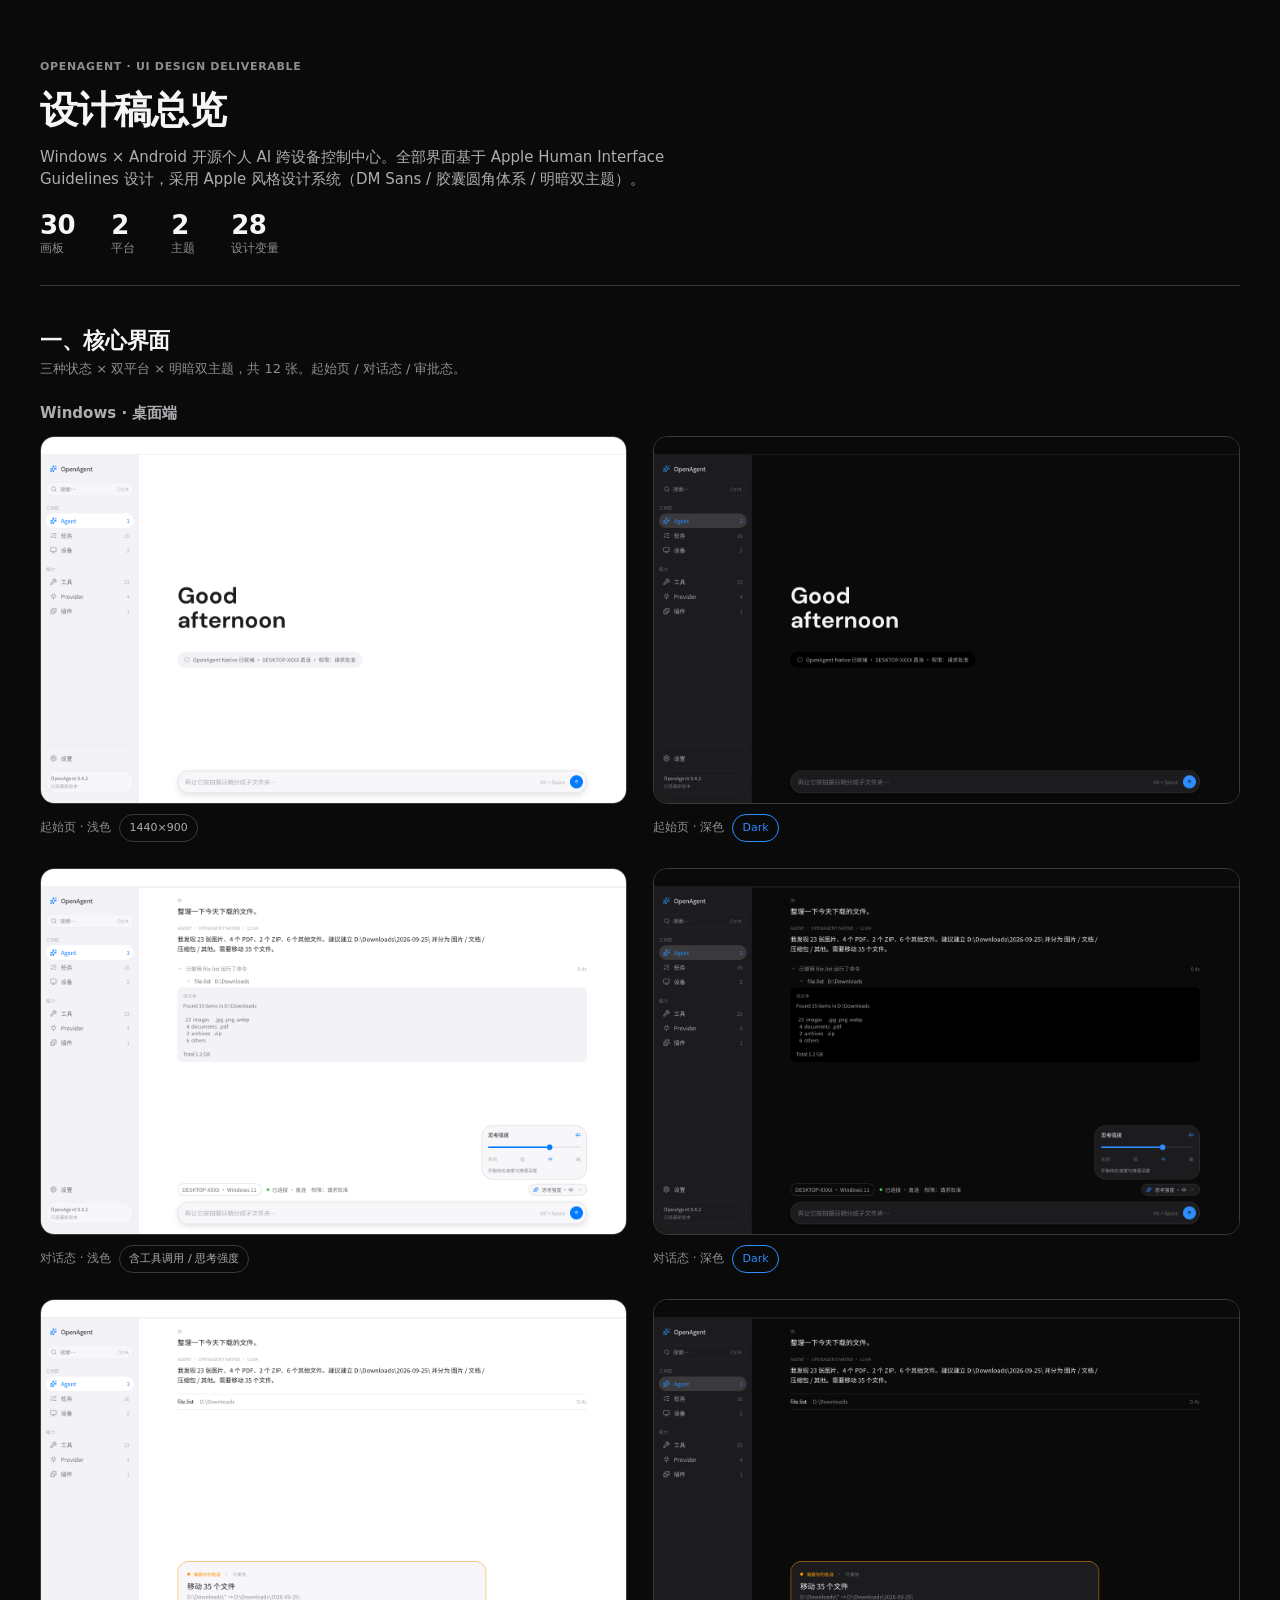
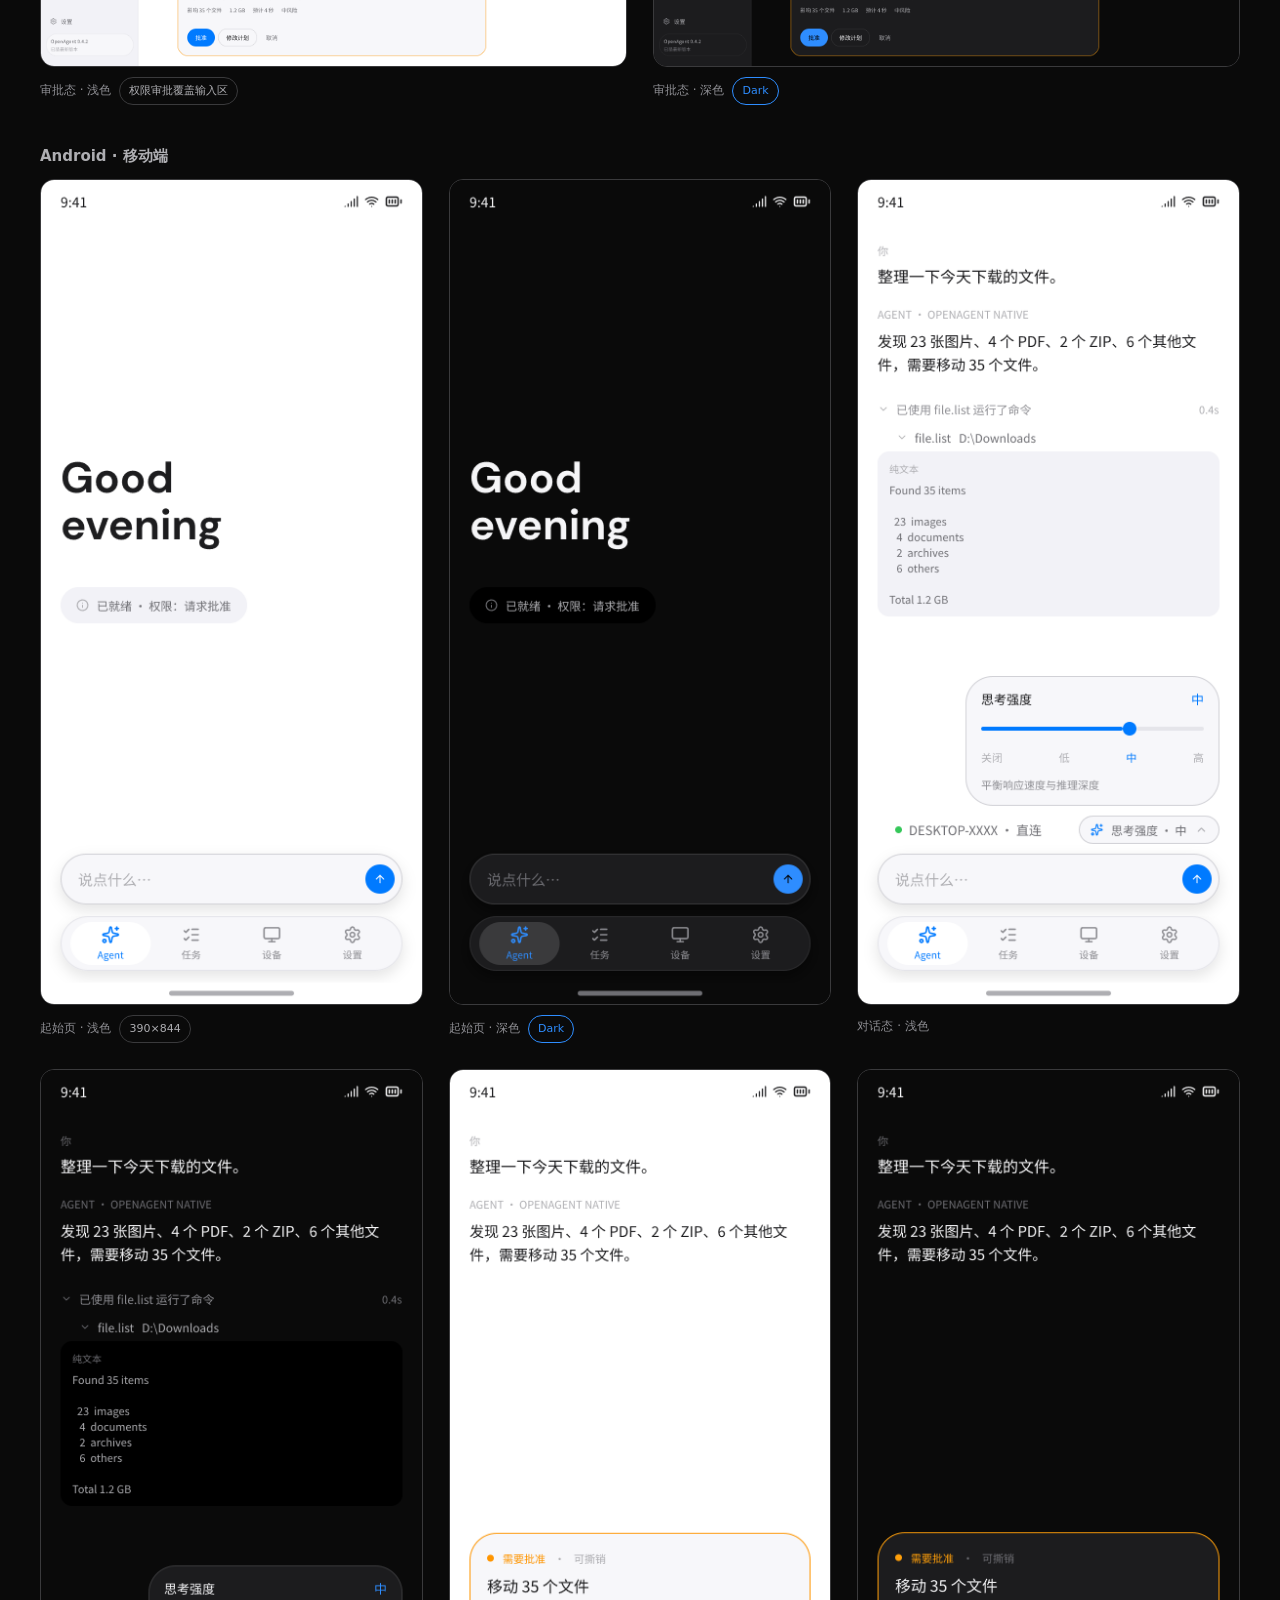
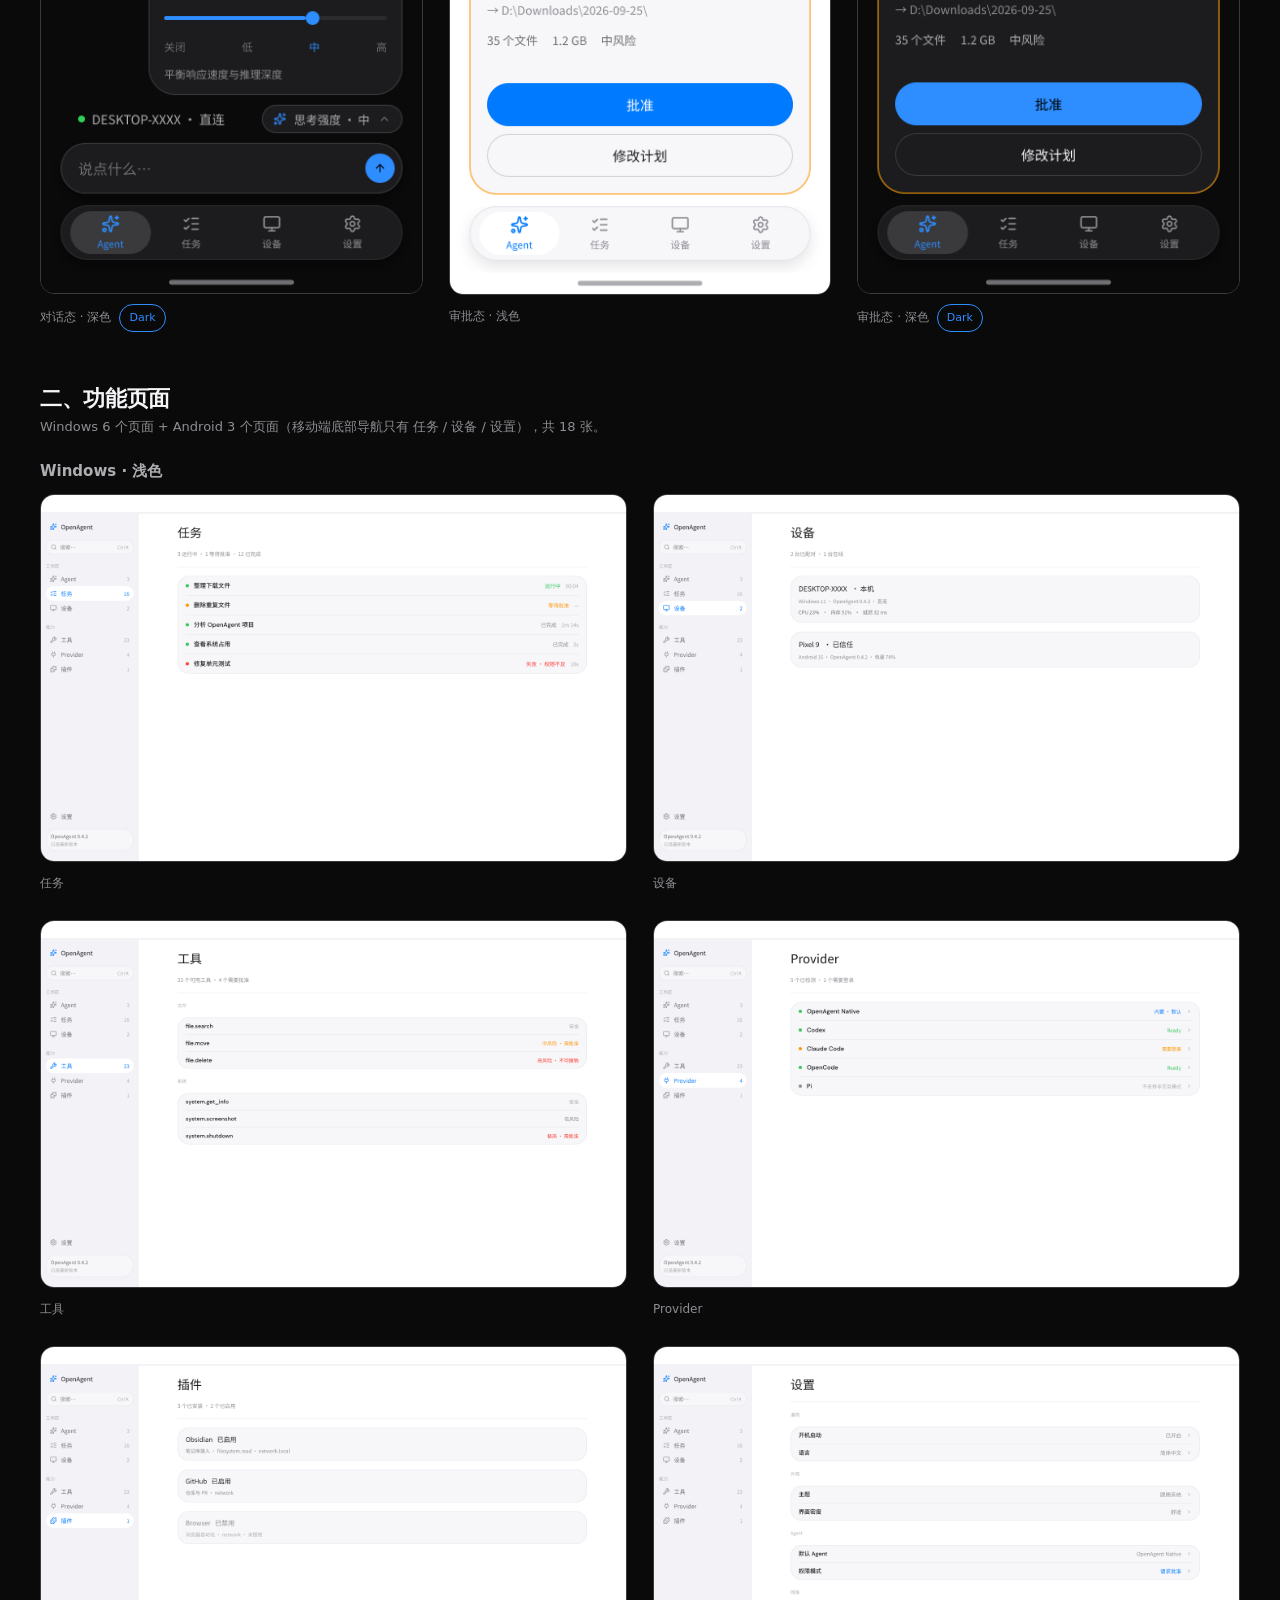
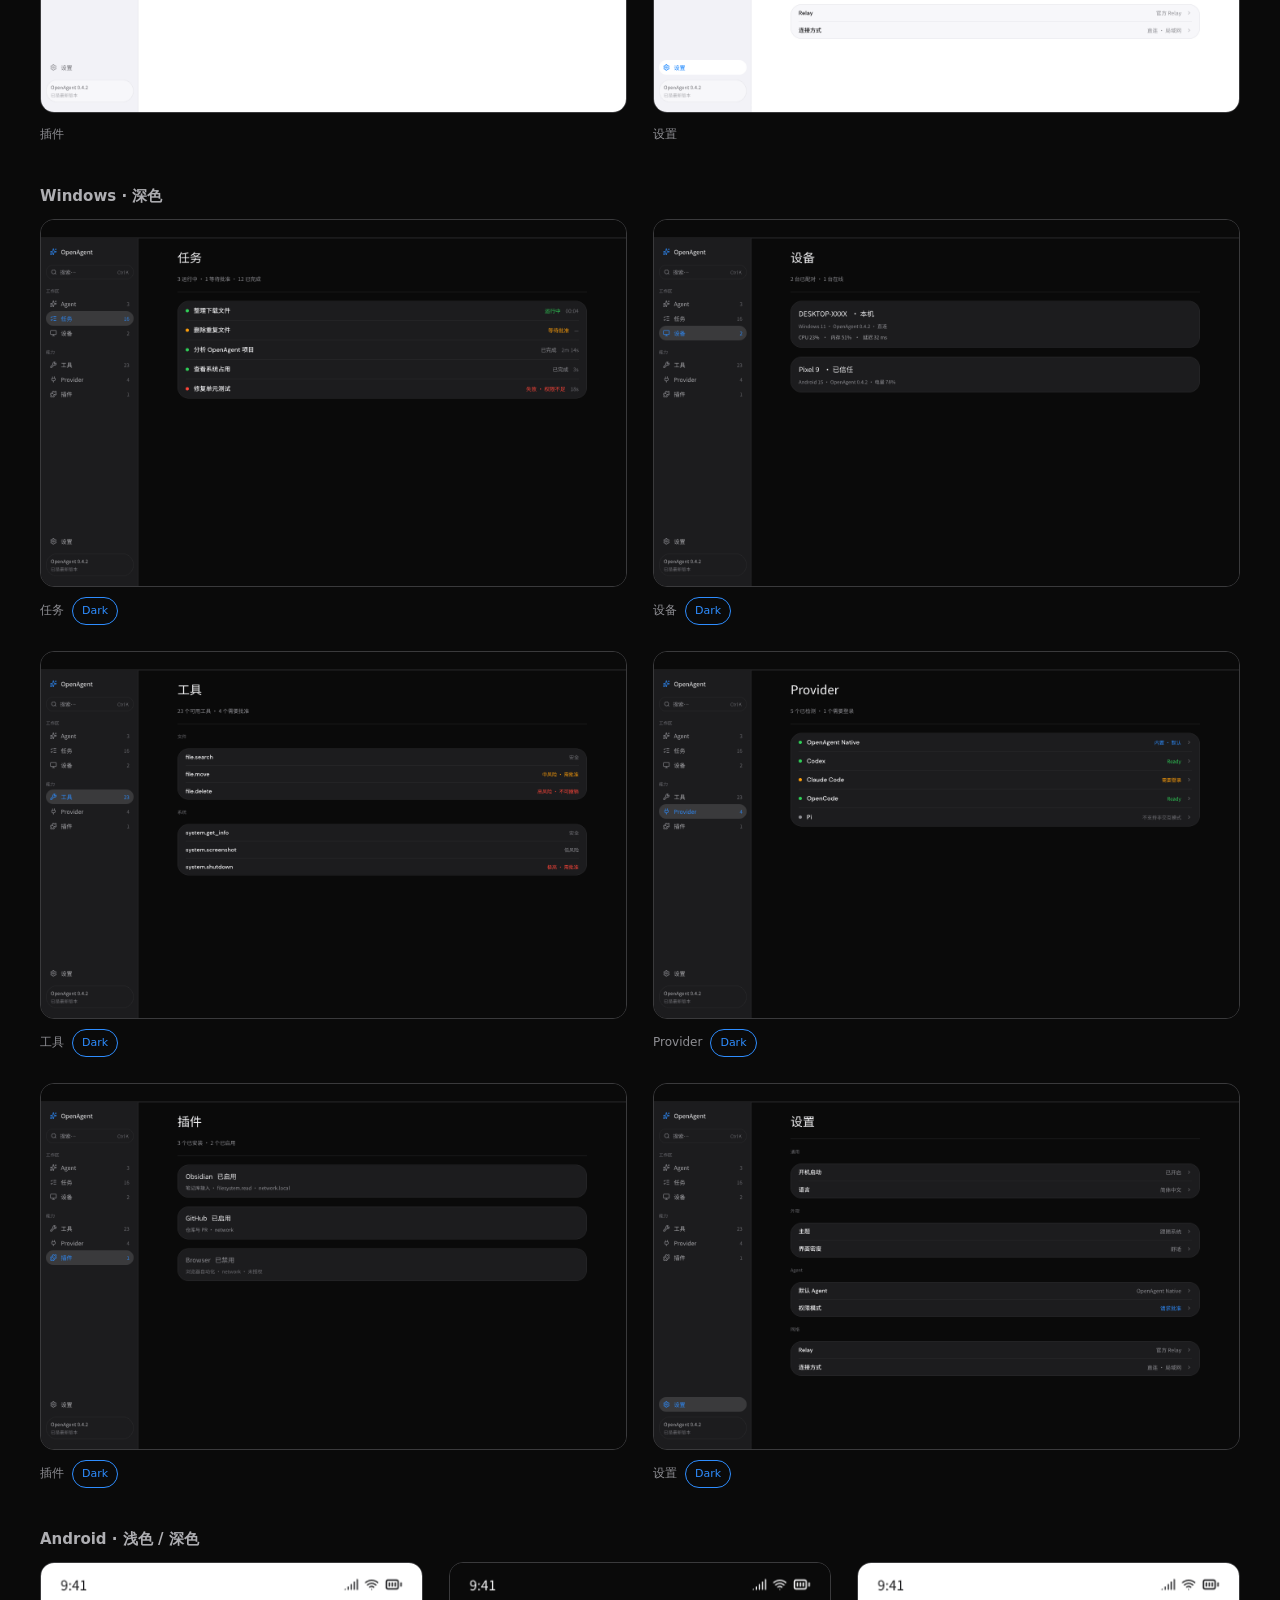
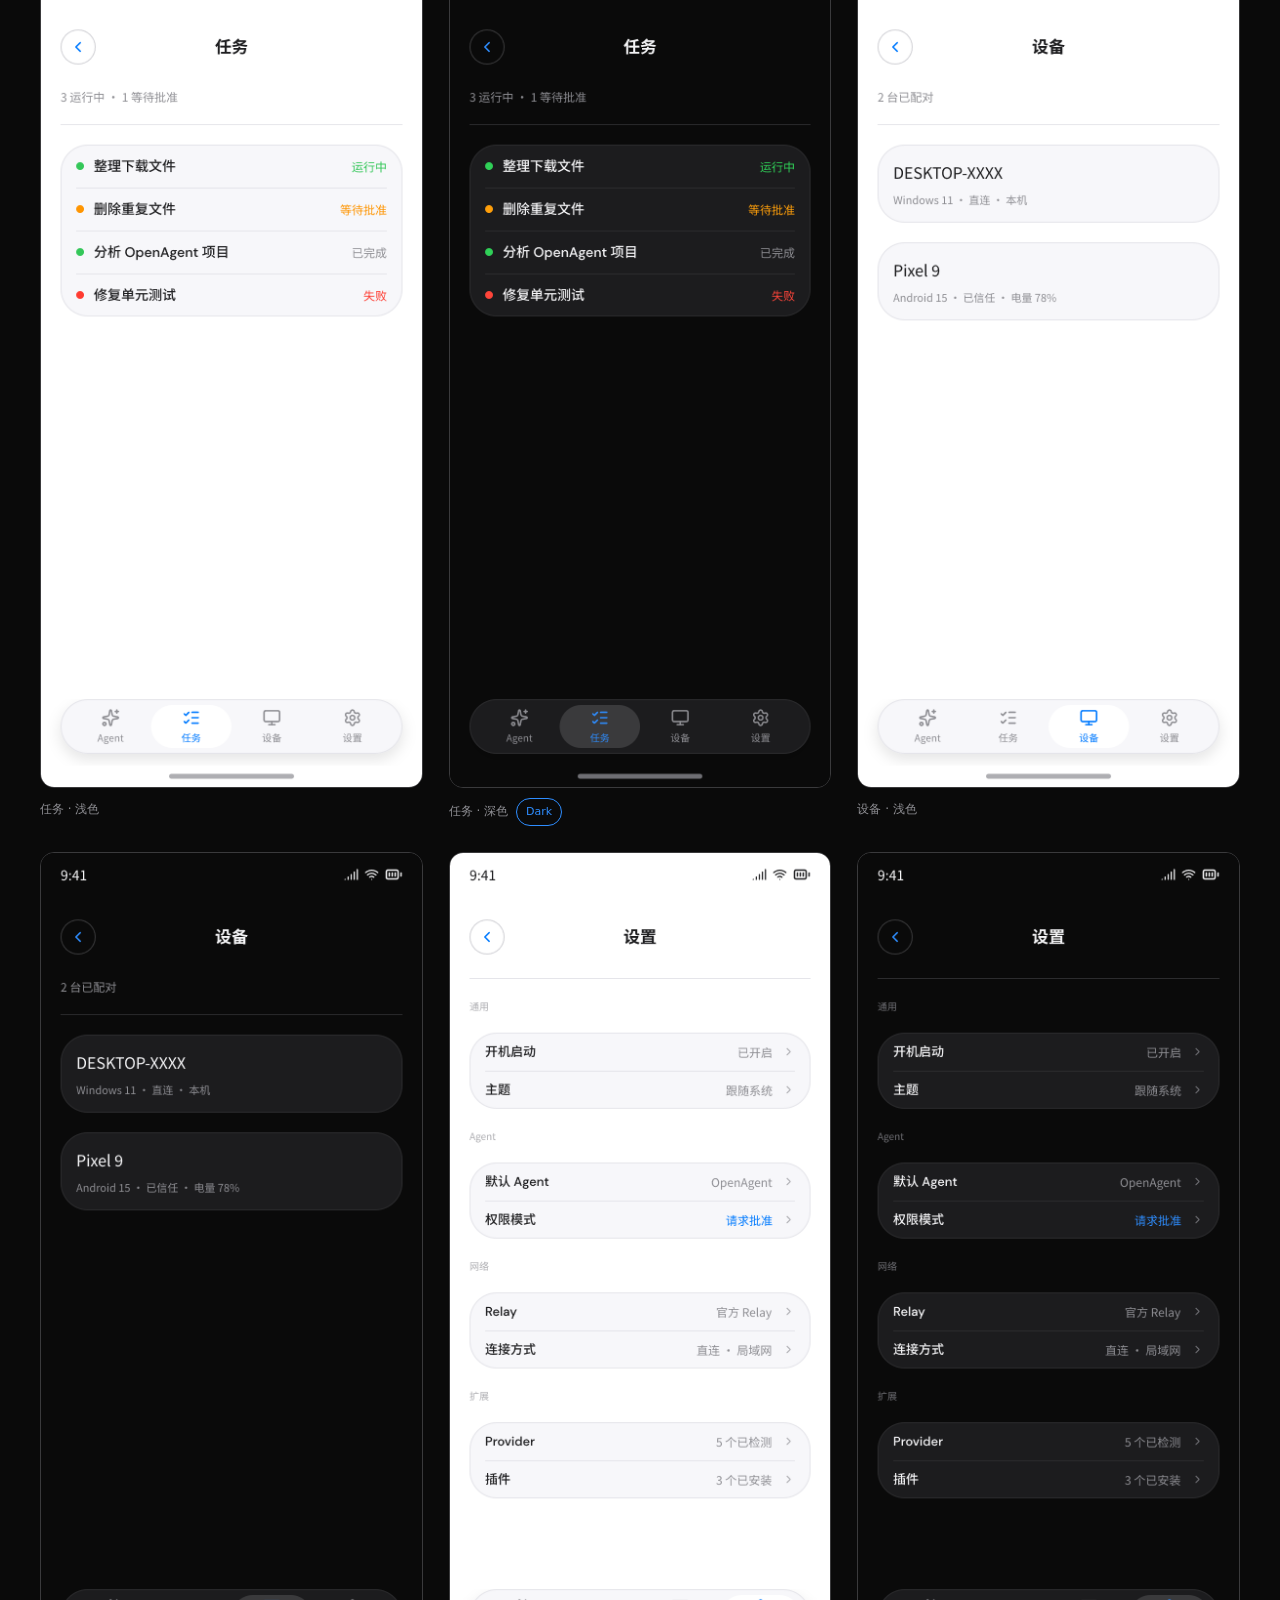
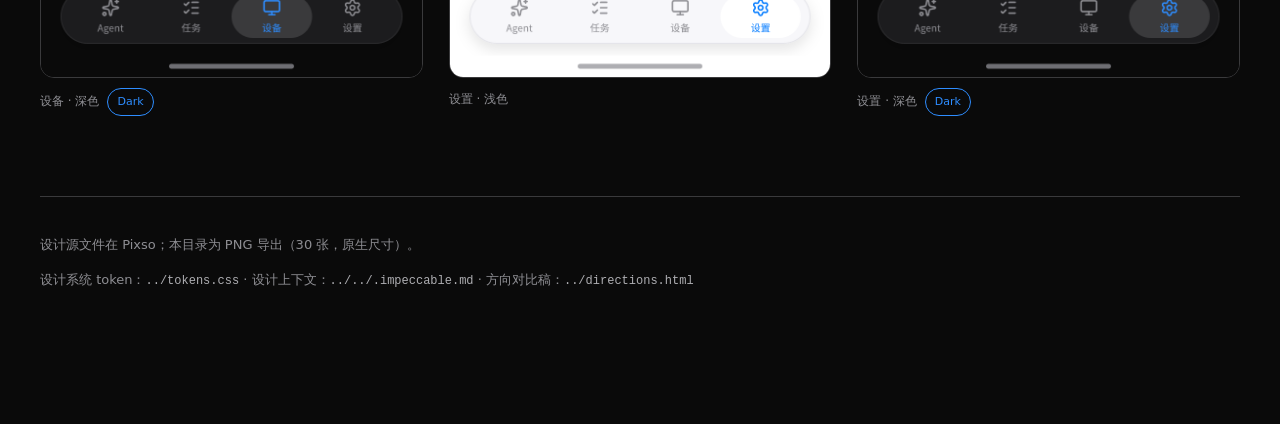
<file: design/pixso-final/index.html>
<!doctype html>
<html lang="zh-CN">
<head>
<meta charset="utf-8">
<meta name="viewport" content="width=device-width, initial-scale=1">
<title>OpenAgent · 设计稿总览</title>
<style>
  :root{
    --bg:#0a0a0a; --surface:#1c1c1e; --raised:#2c2c2e; --line:#3a3a3c;
    --tx:#f5f5f7; --tx2:#aeaeb2; --tx3:#8e8e93; --accent:#2e8dff;
    --sans:"Segoe UI Variable Text","Segoe UI","PingFang SC","Microsoft YaHei UI",system-ui,sans-serif;
  }
  *{box-sizing:border-box}
  body{margin:0;background:var(--bg);color:var(--tx);font-family:var(--sans);font-size:15px;line-height:22px;
       -webkit-font-smoothing:antialiased}
  .wrap{max-width:1560px;margin:0 auto;padding:56px 40px 120px}
  header{border-bottom:1px solid var(--line);padding-bottom:26px;margin-bottom:44px}
  .eyebrow{font-size:11px;font-weight:600;letter-spacing:.062em;text-transform:uppercase;color:var(--tx3);margin:0 0 10px}
  h1{font-size:38px;line-height:44px;font-weight:700;letter-spacing:-.022em;margin:0}
  .sub{color:var(--tx2);margin:14px 0 0;max-width:74ch}
  .stats{display:flex;gap:36px;margin-top:24px;flex-wrap:wrap}
  .stat b{display:block;font-size:26px;font-weight:700;letter-spacing:-.02em}
  .stat span{font-size:12px;color:var(--tx3)}
  h2{font-size:22px;font-weight:700;letter-spacing:-.015em;margin:56px 0 6px}
  h2:first-of-type{margin-top:0}
  .hint{color:var(--tx3);font-size:13px;margin:0 0 22px}
  .grid{display:grid;grid-template-columns:repeat(auto-fill,minmax(300px,1fr));gap:26px}
  .grid.wide{grid-template-columns:repeat(auto-fill,minmax(460px,1fr))}
  figure{margin:0}
  .shot{display:block;border:1px solid var(--line);border-radius:14px;overflow:hidden;background:var(--surface);
        transition:border-color .2s ease}
  .shot:hover{border-color:var(--accent)}
  .shot img{display:block;width:100%;height:auto}
  figcaption{font-size:12px;color:var(--tx3);margin-top:10px}
  .tag{display:inline-block;font-size:11px;color:var(--tx2);border:1px solid var(--line);
       border-radius:999px;padding:2px 9px;margin-left:8px}
  .tag.dark{color:var(--accent);border-color:var(--accent)}
  footer{margin-top:80px;padding-top:24px;border-top:1px solid var(--line);color:var(--tx3);font-size:13px}
  footer code{font-family:"Cascadia Code",ui-monospace,Consolas,monospace;font-size:12px;color:var(--tx2)}
</style>
</head>
<body>
<div class="wrap">

  <header>
    <p class="eyebrow">OpenAgent · UI Design Deliverable</p>
    <h1>设计稿总览</h1>
    <p class="sub">Windows × Android 开源个人 AI 跨设备控制中心。全部界面基于 Apple Human Interface Guidelines
      设计，采用 Apple 风格设计系统（DM Sans / 胶囊圆角体系 / 明暗双主题）。</p>
    <div class="stats">
      <div class="stat"><b>30</b><span>画板</span></div>
      <div class="stat"><b>2</b><span>平台</span></div>
      <div class="stat"><b>2</b><span>主题</span></div>
      <div class="stat"><b>28</b><span>设计变量</span></div>
    </div>
  </header>

  <h2>一、核心界面</h2>
  <p class="hint">三种状态 × 双平台 × 明暗双主题，共 12 张。起始页 / 对话态 / 审批态。</p>

  <h3 style="font-size:15px;color:var(--tx2);margin:22px 0 12px">Windows · 桌面端</h3>
  <div class="grid wide">
    <figure><a class="shot" href="01-windows-起始页-浅色.png" target="_blank"><img src="01-windows-起始页-浅色.png" alt="Windows 起始页 浅色" loading="lazy"></a><figcaption>起始页 · 浅色<span class="tag">1440×900</span></figcaption></figure>
    <figure><a class="shot" href="02-windows-起始页-深色.png" target="_blank"><img src="02-windows-起始页-深色.png" alt="Windows 起始页 深色" loading="lazy"></a><figcaption>起始页 · 深色<span class="tag dark">Dark</span></figcaption></figure>
    <figure><a class="shot" href="03-windows-对话态-浅色.png" target="_blank"><img src="03-windows-对话态-浅色.png" alt="Windows 对话态 浅色" loading="lazy"></a><figcaption>对话态 · 浅色<span class="tag">含工具调用 / 思考强度</span></figcaption></figure>
    <figure><a class="shot" href="04-windows-对话态-深色.png" target="_blank"><img src="04-windows-对话态-深色.png" alt="Windows 对话态 深色" loading="lazy"></a><figcaption>对话态 · 深色<span class="tag dark">Dark</span></figcaption></figure>
    <figure><a class="shot" href="05-windows-审批态-浅色.png" target="_blank"><img src="05-windows-审批态-浅色.png" alt="Windows 审批态 浅色" loading="lazy"></a><figcaption>审批态 · 浅色<span class="tag">权限审批覆盖输入区</span></figcaption></figure>
    <figure><a class="shot" href="06-windows-审批态-深色.png" target="_blank"><img src="06-windows-审批态-深色.png" alt="Windows 审批态 深色" loading="lazy"></a><figcaption>审批态 · 深色<span class="tag dark">Dark</span></figcaption></figure>
  </div>

  <h3 style="font-size:15px;color:var(--tx2);margin:40px 0 12px">Android · 移动端</h3>
  <div class="grid">
    <figure><a class="shot" href="07-android-起始页-浅色.png" target="_blank"><img src="07-android-起始页-浅色.png" alt="Android 起始页 浅色" loading="lazy"></a><figcaption>起始页 · 浅色<span class="tag">390×844</span></figcaption></figure>
    <figure><a class="shot" href="08-android-起始页-深色.png" target="_blank"><img src="08-android-起始页-深色.png" alt="Android 起始页 深色" loading="lazy"></a><figcaption>起始页 · 深色<span class="tag dark">Dark</span></figcaption></figure>
    <figure><a class="shot" href="09-android-对话态-浅色.png" target="_blank"><img src="09-android-对话态-浅色.png" alt="Android 对话态 浅色" loading="lazy"></a><figcaption>对话态 · 浅色</figcaption></figure>
    <figure><a class="shot" href="10-android-对话态-深色.png" target="_blank"><img src="10-android-对话态-深色.png" alt="Android 对话态 深色" loading="lazy"></a><figcaption>对话态 · 深色<span class="tag dark">Dark</span></figcaption></figure>
    <figure><a class="shot" href="11-android-审批态-浅色.png" target="_blank"><img src="11-android-审批态-浅色.png" alt="Android 审批态 浅色" loading="lazy"></a><figcaption>审批态 · 浅色</figcaption></figure>
    <figure><a class="shot" href="12-android-审批态-深色.png" target="_blank"><img src="12-android-审批态-深色.png" alt="Android 审批态 深色" loading="lazy"></a><figcaption>审批态 · 深色<span class="tag dark">Dark</span></figcaption></figure>
  </div>

  <h2>二、功能页面</h2>
  <p class="hint">Windows 6 个页面 + Android 3 个页面（移动端底部导航只有 任务 / 设备 / 设置），共 18 张。</p>

  <h3 style="font-size:15px;color:var(--tx2);margin:22px 0 12px">Windows · 浅色</h3>
  <div class="grid wide">
    <figure><a class="shot" href="13-windows-任务-浅色.png" target="_blank"><img src="13-windows-任务-浅色.png" alt="任务 浅色" loading="lazy"></a><figcaption>任务</figcaption></figure>
    <figure><a class="shot" href="14-windows-设备-浅色.png" target="_blank"><img src="14-windows-设备-浅色.png" alt="设备 浅色" loading="lazy"></a><figcaption>设备</figcaption></figure>
    <figure><a class="shot" href="15-windows-工具-浅色.png" target="_blank"><img src="15-windows-工具-浅色.png" alt="工具 浅色" loading="lazy"></a><figcaption>工具</figcaption></figure>
    <figure><a class="shot" href="16-windows-Provider-浅色.png" target="_blank"><img src="16-windows-Provider-浅色.png" alt="Provider 浅色" loading="lazy"></a><figcaption>Provider</figcaption></figure>
    <figure><a class="shot" href="17-windows-插件-浅色.png" target="_blank"><img src="17-windows-插件-浅色.png" alt="插件 浅色" loading="lazy"></a><figcaption>插件</figcaption></figure>
    <figure><a class="shot" href="18-windows-设置-浅色.png" target="_blank"><img src="18-windows-设置-浅色.png" alt="设置 浅色" loading="lazy"></a><figcaption>设置</figcaption></figure>
  </div>

  <h3 style="font-size:15px;color:var(--tx2);margin:40px 0 12px">Windows · 深色</h3>
  <div class="grid wide">
    <figure><a class="shot" href="19-windows-任务-深色.png" target="_blank"><img src="19-windows-任务-深色.png" alt="任务 深色" loading="lazy"></a><figcaption>任务<span class="tag dark">Dark</span></figcaption></figure>
    <figure><a class="shot" href="20-windows-设备-深色.png" target="_blank"><img src="20-windows-设备-深色.png" alt="设备 深色" loading="lazy"></a><figcaption>设备<span class="tag dark">Dark</span></figcaption></figure>
    <figure><a class="shot" href="21-windows-工具-深色.png" target="_blank"><img src="21-windows-工具-深色.png" alt="工具 深色" loading="lazy"></a><figcaption>工具<span class="tag dark">Dark</span></figcaption></figure>
    <figure><a class="shot" href="22-windows-Provider-深色.png" target="_blank"><img src="22-windows-Provider-深色.png" alt="Provider 深色" loading="lazy"></a><figcaption>Provider<span class="tag dark">Dark</span></figcaption></figure>
    <figure><a class="shot" href="23-windows-插件-深色.png" target="_blank"><img src="23-windows-插件-深色.png" alt="插件 深色" loading="lazy"></a><figcaption>插件<span class="tag dark">Dark</span></figcaption></figure>
    <figure><a class="shot" href="24-windows-设置-深色.png" target="_blank"><img src="24-windows-设置-深色.png" alt="设置 深色" loading="lazy"></a><figcaption>设置<span class="tag dark">Dark</span></figcaption></figure>
  </div>

  <h3 style="font-size:15px;color:var(--tx2);margin:40px 0 12px">Android · 浅色 / 深色</h3>
  <div class="grid">
    <figure><a class="shot" href="25-android-任务-浅色.png" target="_blank"><img src="25-android-任务-浅色.png" alt="Android 任务 浅色" loading="lazy"></a><figcaption>任务 · 浅色</figcaption></figure>
    <figure><a class="shot" href="28-android-任务-深色.png" target="_blank"><img src="28-android-任务-深色.png" alt="Android 任务 深色" loading="lazy"></a><figcaption>任务 · 深色<span class="tag dark">Dark</span></figcaption></figure>
    <figure><a class="shot" href="26-android-设备-浅色.png" target="_blank"><img src="26-android-设备-浅色.png" alt="Android 设备 浅色" loading="lazy"></a><figcaption>设备 · 浅色</figcaption></figure>
    <figure><a class="shot" href="29-android-设备-深色.png" target="_blank"><img src="29-android-设备-深色.png" alt="Android 设备 深色" loading="lazy"></a><figcaption>设备 · 深色<span class="tag dark">Dark</span></figcaption></figure>
    <figure><a class="shot" href="27-android-设置-浅色.png" target="_blank"><img src="27-android-设置-浅色.png" alt="Android 设置 浅色" loading="lazy"></a><figcaption>设置 · 浅色</figcaption></figure>
    <figure><a class="shot" href="30-android-设置-深色.png" target="_blank"><img src="30-android-设置-深色.png" alt="Android 设置 深色" loading="lazy"></a><figcaption>设置 · 深色<span class="tag dark">Dark</span></figcaption></figure>
  </div>

  <footer>
    <p>设计源文件在 Pixso；本目录为 PNG 导出（30 张，原生尺寸）。</p>
    <p>设计系统 token：<code>../tokens.css</code> · 设计上下文：<code>../../.impeccable.md</code> · 方向对比稿：<code>../directions.html</code></p>
  </footer>

</div>
</body>
</html>
</file>
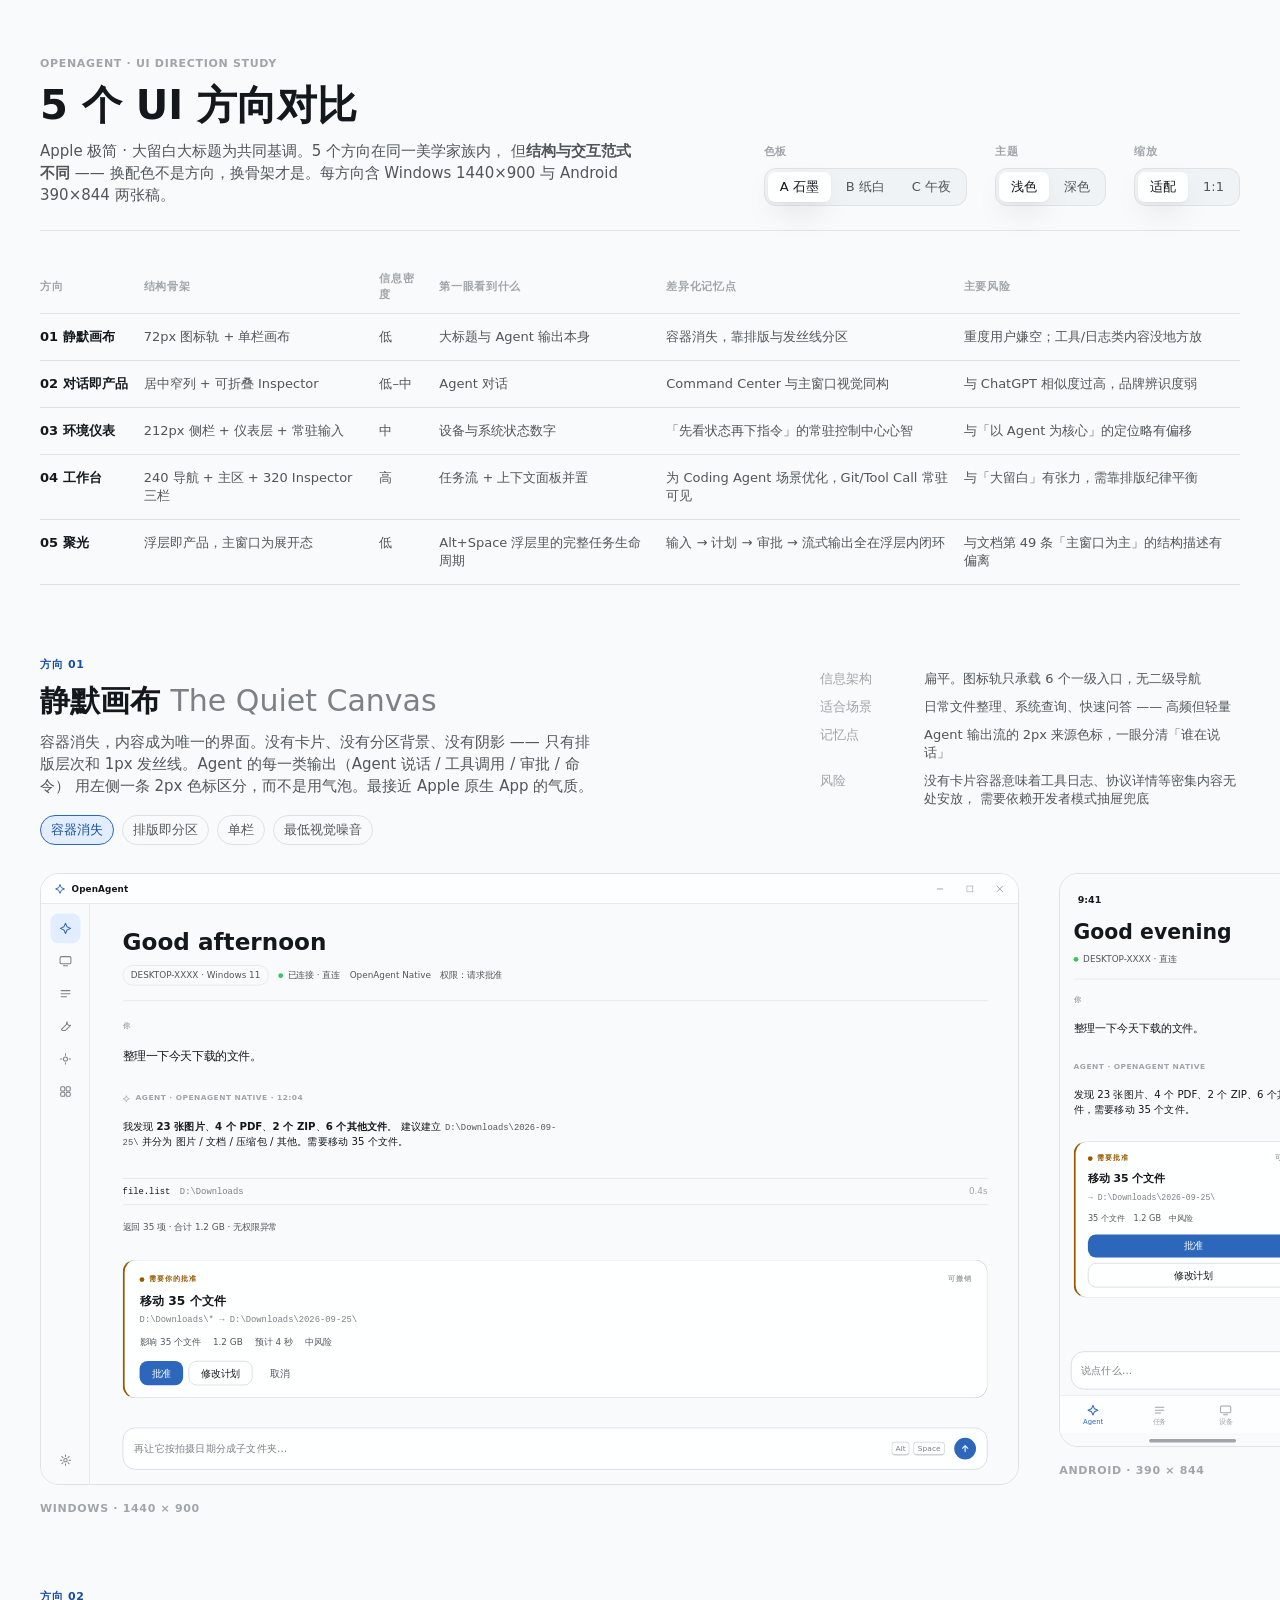
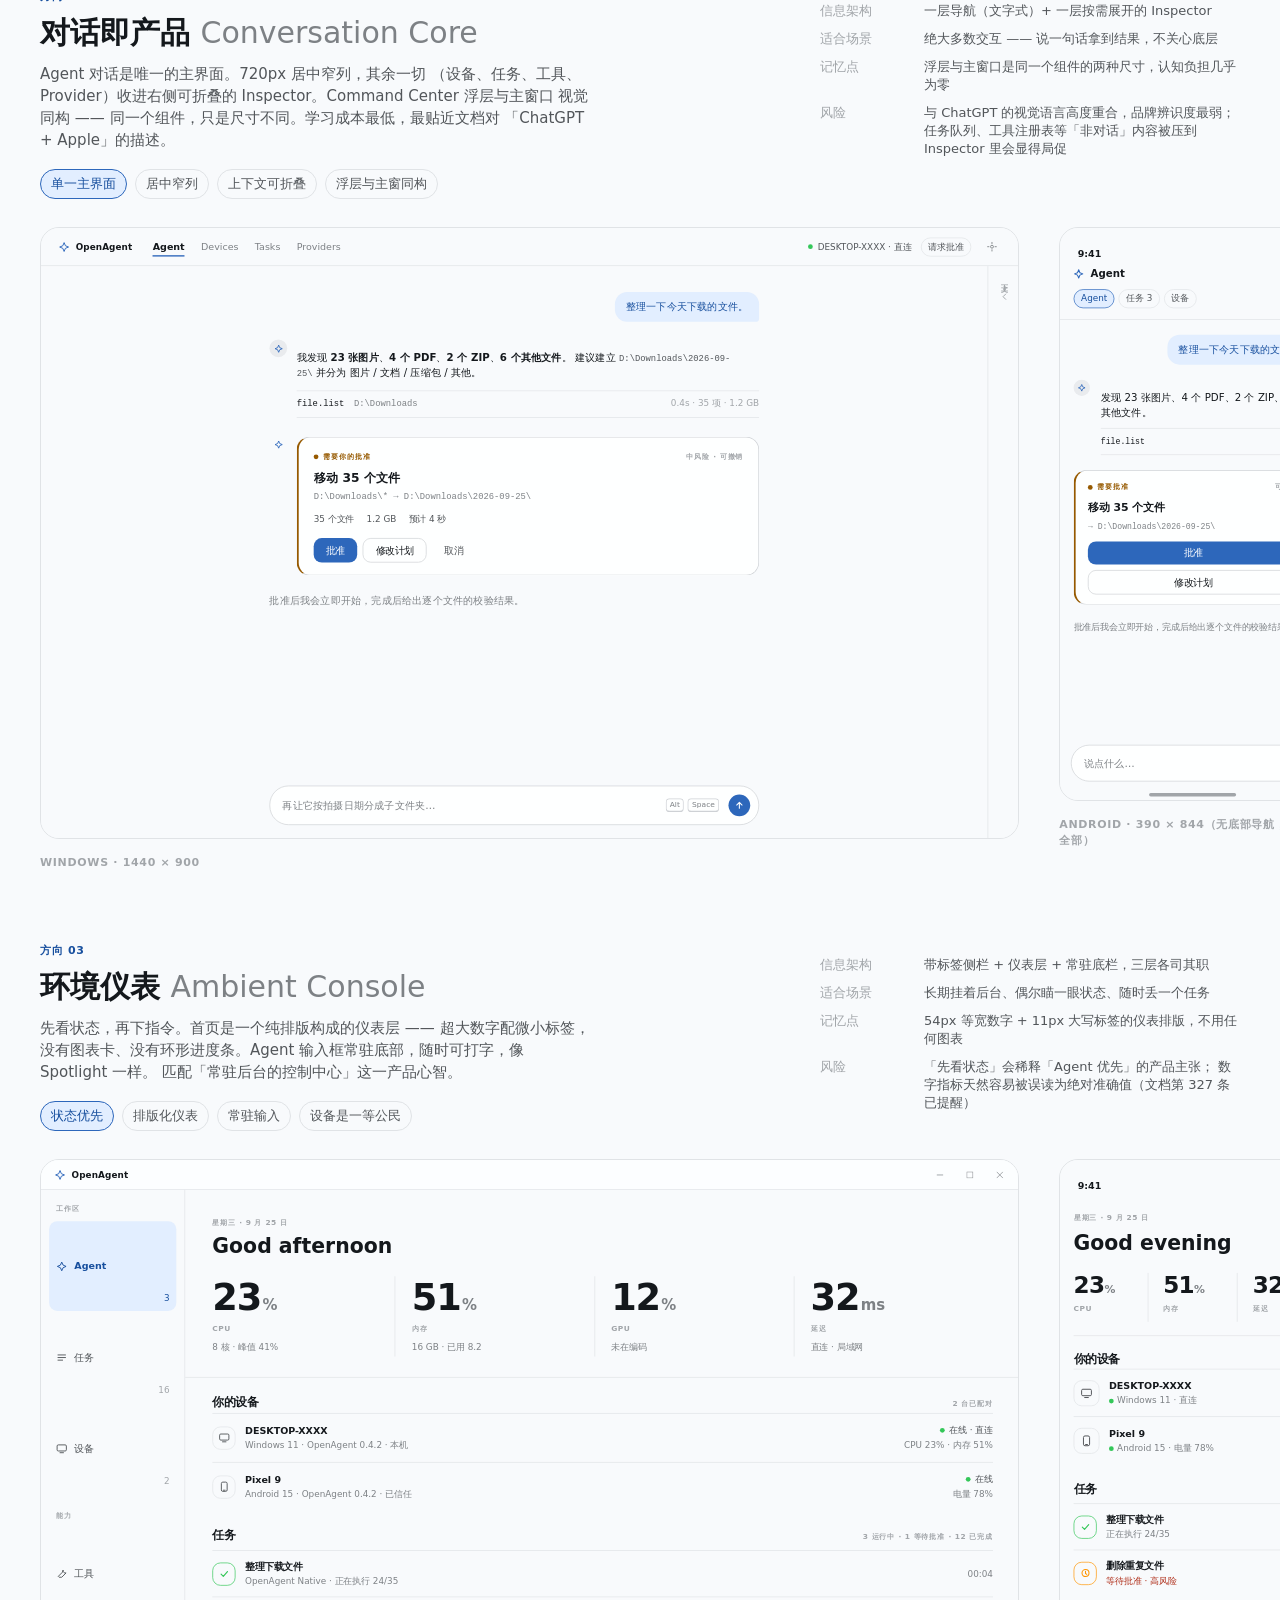
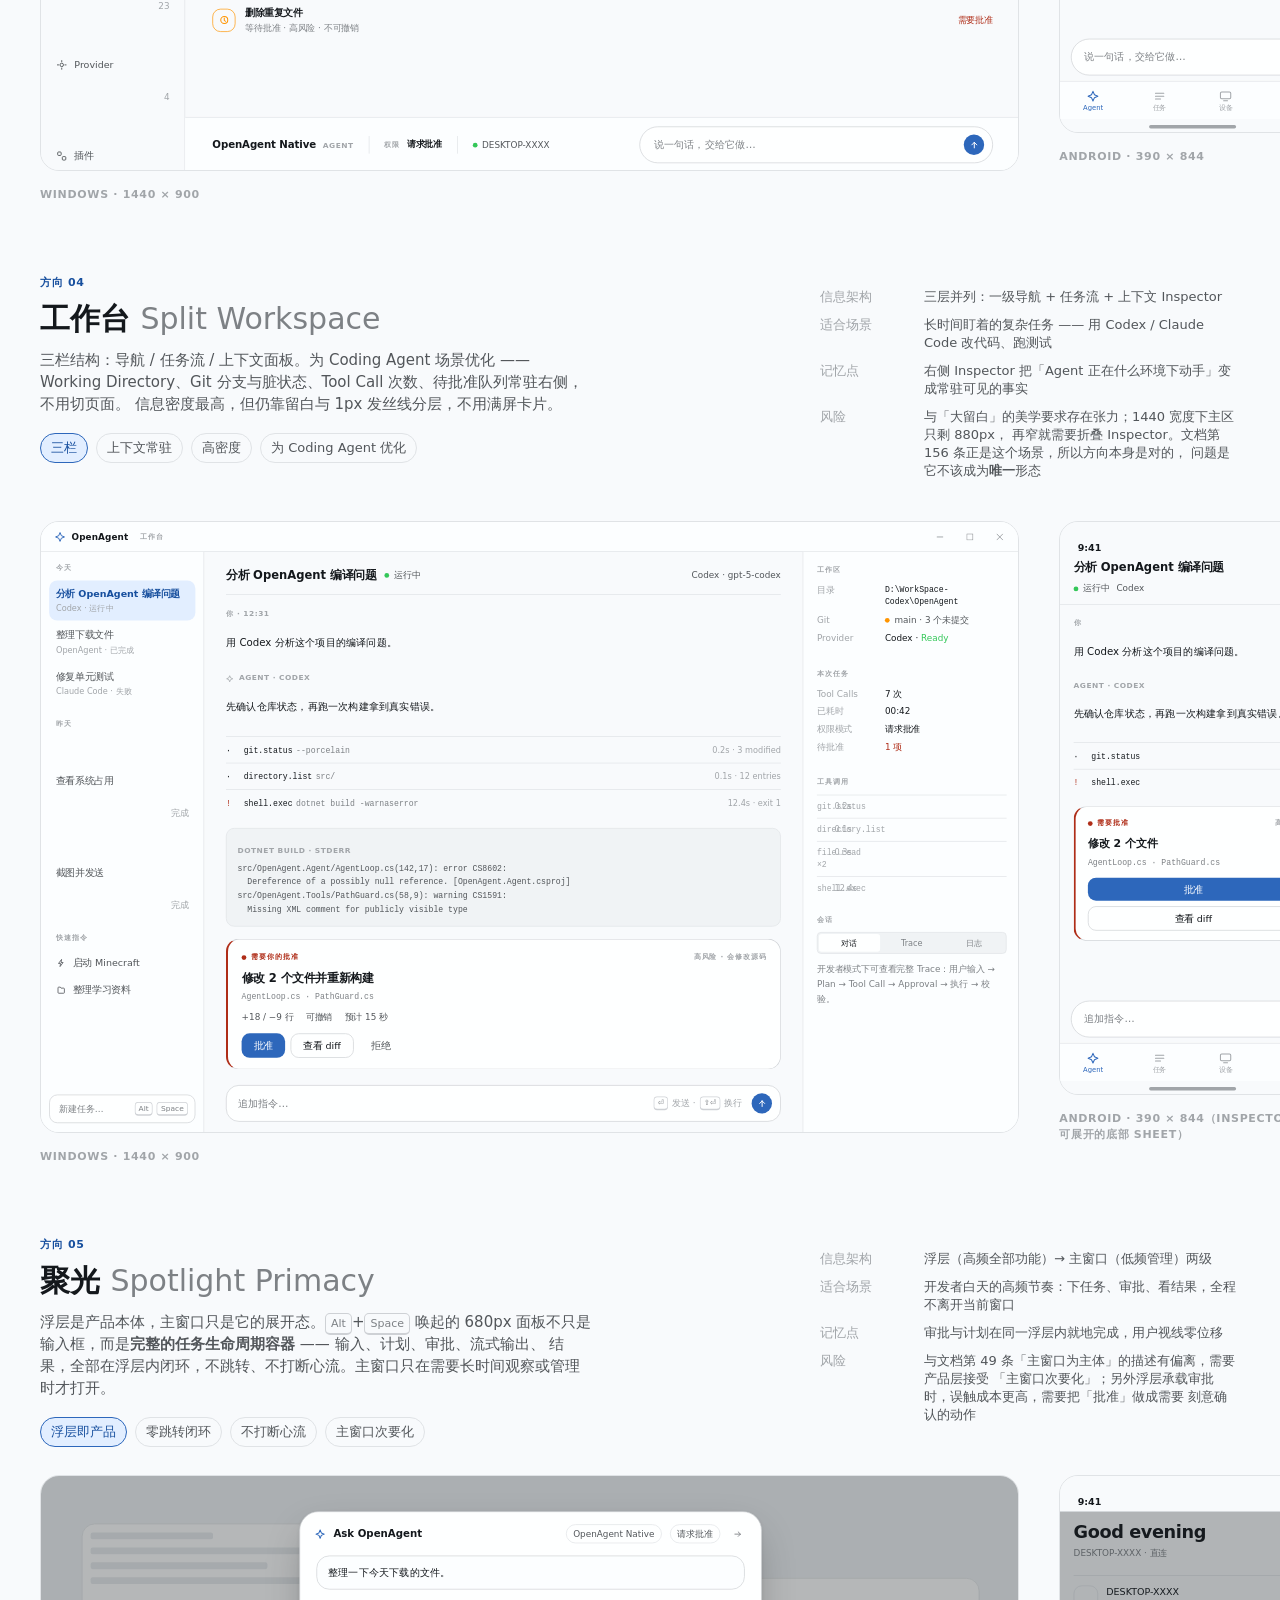
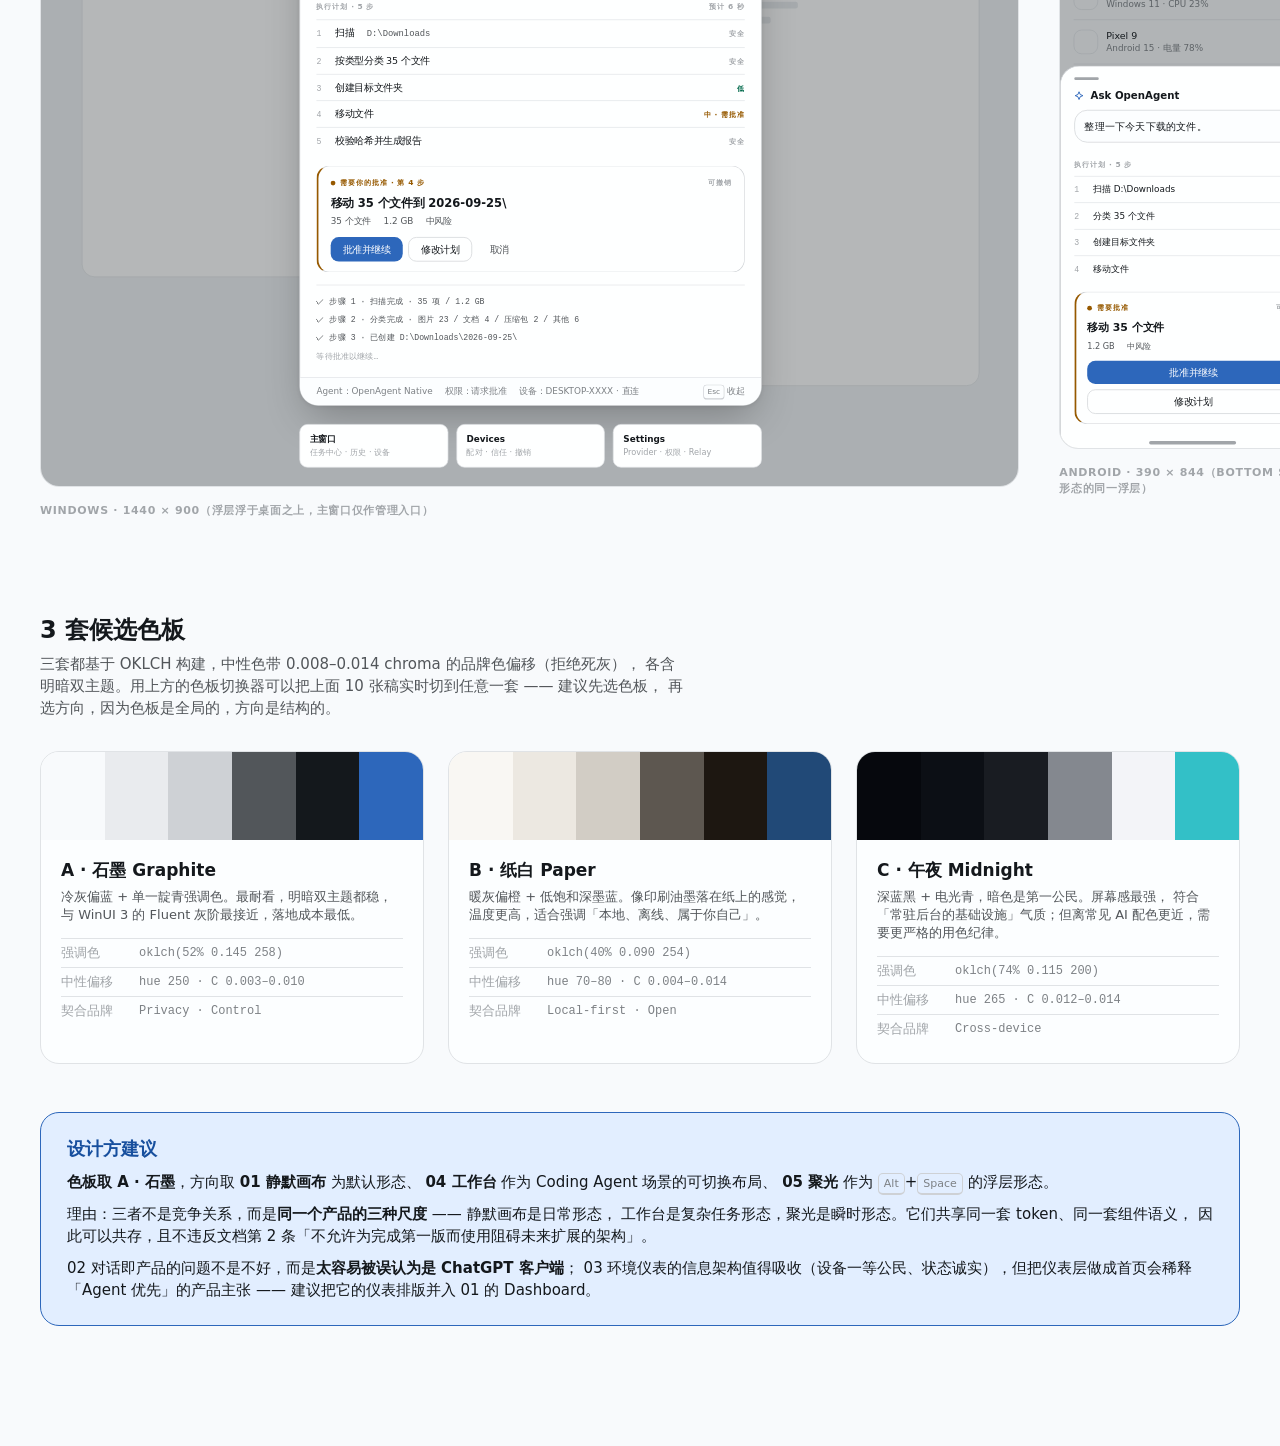
<file: design/directions.html>
<!doctype html>
<html lang="zh-CN" data-palette="graphite" data-theme="light">
<head>
<meta charset="utf-8">
<meta name="viewport" content="width=device-width, initial-scale=1">
<title>OpenAgent · UI 方向对比</title>
<link rel="stylesheet" href="tokens.css">
<style>
/* ==========================================================================
   画廊外壳
   ========================================================================== */
:root { --fs: .68; }
body[data-zoom="1"] { --fs: 1; }

html, body { background: var(--bg-canvas); color: var(--text-primary); }
body { font-family: var(--font-ui); }

.gal { max-width: 1440px; margin: 0 auto; padding: 56px 40px 120px; }

.gal__head { display: flex; justify-content: space-between; align-items: flex-end; gap: 40px;
  padding-bottom: 24px; border-bottom: var(--border-hair); flex-wrap: wrap; }
.gal__eyebrow { font: var(--t-micro); letter-spacing: var(--t-micro-ls); text-transform: uppercase;
  color: var(--text-quaternary); margin: 0 0 10px; }
.gal__title { font: var(--t-display); font-size: 40px; line-height: 46px; margin: 0; }
.gal__sub { font: var(--t-body); color: var(--text-secondary); margin: 12px 0 0; max-width: 62ch; }

.switchers { display: flex; gap: 28px; align-items: flex-end; flex-wrap: wrap; }
.sw { display: flex; flex-direction: column; gap: 8px; }
.sw__label { font: var(--t-micro); letter-spacing: var(--t-micro-ls); text-transform: uppercase;
  color: var(--text-quaternary); }
.seg { display: inline-flex; padding: 3px; gap: 3px; border: var(--border-hair); border-radius: var(--r-sm);
  background: var(--bg-sunken); }
.seg button { appearance: none; border: 0; background: transparent; cursor: pointer;
  font: var(--t-caption); color: var(--text-secondary); padding: 6px 12px; border-radius: 7px;
  transition: background var(--dur-state) var(--ease-out-quart), color var(--dur-state) var(--ease-out-quart); }
.seg button:hover { color: var(--text-primary); }
.seg button[aria-pressed="true"] { background: var(--bg-raised); color: var(--text-primary);
  box-shadow: var(--shadow-float); }

/* 总览对比表 */
.overview { margin: 40px 0 0; }
.overview table { width: 100%; border-collapse: collapse; font: var(--t-caption); }
.overview th { text-align: left; font: var(--t-micro); letter-spacing: var(--t-micro-ls);
  text-transform: uppercase; color: var(--text-quaternary); padding: 0 16px 10px 0; font-weight: 600;
  border-bottom: var(--border-hair); }
.overview td { padding: 14px 16px 14px 0; border-bottom: var(--border-hair); color: var(--text-secondary);
  vertical-align: top; }
.overview td:first-child { color: var(--text-primary); font-weight: 600; white-space: nowrap; }
.overview .pick { color: var(--accent-text); font-weight: 600; }

/* ==========================================================================
   方向区块
   ========================================================================== */
.dir { padding: 72px 0 0; }
.dir__head { display: grid; grid-template-columns: 1fr 420px; gap: 40px; align-items: start;
  padding-bottom: 28px; }
.dir__no { font: var(--t-micro); letter-spacing: var(--t-micro-ls); text-transform: uppercase;
  color: var(--accent-text); margin: 0 0 10px; }
.dir__name { font: var(--t-title); font-size: 30px; line-height: 36px; margin: 0; }
.dir__name em { font-style: normal; color: var(--text-tertiary); font-weight: 400; }
.dir__pos { font: var(--t-body); color: var(--text-secondary); margin: 12px 0 0; max-width: 58ch; }
.dir__tags { display: flex; gap: 8px; flex-wrap: wrap; margin: 18px 0 0; }
.tag { font: var(--t-caption); color: var(--text-secondary); padding: 5px 10px;
  border: var(--border-hair); border-radius: var(--r-full); }
.tag--key { color: var(--accent-text); border-color: var(--accent); background: var(--accent-quiet); }
.dir__facts { display: grid; grid-template-columns: 88px 1fr; gap: 10px 16px; font: var(--t-caption); }
.dir__facts dt { color: var(--text-quaternary); }
.dir__facts dd { margin: 0; color: var(--text-secondary); }

.frames { display: flex; gap: 40px; align-items: flex-start; }
.frame { margin: 0; }
.frame__cap { font: var(--t-micro); letter-spacing: var(--t-micro-ls); text-transform: uppercase;
  color: var(--text-quaternary); margin: 16px 0 0; }

.stage-wrap { overflow: hidden; border-radius: var(--r-md); border: var(--border-hair); }
.stage-wrap--desktop { width: calc(1440px * var(--fs)); height: calc(900px * var(--fs)); }
.stage-wrap--mobile  { width: calc(390px  * var(--fs)); height: calc(844px * var(--fs)); }
.stage { transform: scale(var(--fs)); transform-origin: top left; }

/* ==========================================================================
   桌面窗口外壳
   ========================================================================== */
.win { width: 1440px; height: 900px; display: flex; flex-direction: column;
  background: var(--bg-canvas); color: var(--text-primary); overflow: hidden; }
.win__cap { height: 44px; flex: none; display: flex; align-items: center; gap: 16px;
  padding: 0 8px 0 20px; border-bottom: var(--border-hair); background: var(--bg-surface); }
.win__mark { display: flex; align-items: center; gap: 9px; }
.win__mark svg { color: var(--accent); }
.win__wordmark { font: 600 13px/1 var(--font-ui); letter-spacing: .01em; }
.win__cap-mid { flex: 1; display: flex; align-items: center; gap: 10px; padding-left: 8px; }
.win__caps { display: flex; }
.capbtn { width: 44px; height: 32px; display: grid; place-items: center; color: var(--text-tertiary); }
.win__body { flex: 1; display: flex; min-height: 0; }

/* 图标轨 */
.rail { width: 72px; flex: none; display: flex; flex-direction: column; align-items: center;
  gap: 4px; padding: 14px 0 16px; border-right: var(--border-hair); }
.rail__item { width: 44px; height: 44px; display: grid; place-items: center; border-radius: var(--r-sm);
  color: var(--text-tertiary); position: relative;
  transition: color var(--dur-state) var(--ease-out-quart), background var(--dur-state) var(--ease-out-quart); }
.rail__item.is-active { color: var(--accent); background: var(--accent-quiet); }
.rail__spacer { flex: 1; }

/* 带标签侧栏 */
.side { width: 212px; flex: none; padding: 20px 12px; border-right: var(--border-hair);
  display: flex; flex-direction: column; gap: 26px; }
.side__group { display: flex; flex-direction: column; gap: 2px; }
.side__label { font: var(--t-micro); letter-spacing: var(--t-micro-ls); text-transform: uppercase;
  color: var(--text-quaternary); padding: 0 10px 8px; }
.side__item { display: flex; align-items: center; gap: 10px; padding: 9px 10px; border-radius: var(--r-sm);
  font: var(--t-callout); color: var(--text-secondary); }
.side__item.is-active { background: var(--accent-quiet); color: var(--accent-text); font-weight: 600; }
.side__item .tail { margin-left: auto; font: var(--t-caption); color: var(--text-quaternary); }
.side__item.is-active .tail { color: var(--accent-text); }

/* 主画布 */
.canvas { flex: 1; min-width: 0; display: flex; flex-direction: column; }
.canvas__head { flex: none; padding: 36px 48px 22px; }
.canvas__scroll { flex: 1; min-height: 0; padding: 0 48px; overflow: hidden; }
.canvas__foot { flex: none; padding: 18px 48px 24px; }

/* 排版 */
.h1 { font: var(--t-display); margin: 0; }
.h2 { font: var(--t-title); margin: 0; }
.h3 { font: var(--t-heading); margin: 0; }
.p  { font: var(--t-body); color: var(--text-secondary); margin: 0; }
.micro { font: var(--t-micro); letter-spacing: var(--t-micro-ls); text-transform: uppercase;
  color: var(--text-quaternary); }
.code { font: var(--t-code); color: var(--text-secondary); }
.hair { height: 1px; background: var(--border-subtle); border: 0; margin: 0; }

/* 状态胶囊 */
.metarow { display: flex; align-items: center; gap: 14px; flex-wrap: wrap; }
.chip { display: inline-flex; align-items: center; gap: 7px; font: var(--t-caption);
  color: var(--text-secondary); }
.chip--boxed { border: var(--border-hair); border-radius: var(--r-full); padding: 5px 11px; }
.dot { width: 7px; height: 7px; border-radius: var(--r-full); flex: none;
  background: var(--status-offline); }
.dot--online { background: var(--status-online); }
.dot--pending { background: var(--status-pending); }
.dot--error { background: var(--status-error); }
.dot--idle { background: var(--status-offline); }

/* 事件流：以排版而非气泡区分来源 */
.stream { display: flex; flex-direction: column; gap: 26px; }
.turn { display: grid; gap: 7px; }
.turn__label { font: var(--t-micro); letter-spacing: var(--t-micro-ls); text-transform: uppercase;
  color: var(--text-quaternary); display: flex; align-items: center; gap: 8px; }
.turn__body { font: var(--t-body); color: var(--text-primary); max-width: 68ch; }
.turn--user .turn__body { font: var(--t-heading); font-weight: 500; }

/* 工具调用行 */
.tool { display: flex; align-items: baseline; gap: 14px; padding: 9px 0; border-top: var(--border-hair);
  border-bottom: var(--border-hair); }
.tool__name { font: var(--t-code); color: var(--text-primary); }
.tool__arg { font: var(--t-code); color: var(--text-tertiary); }
.tool__meta { margin-left: auto; font: var(--t-caption); color: var(--text-quaternary); }
.tool__res { font: var(--t-caption); color: var(--text-secondary); }

/* ── 签名组件：审批决策物件 ─────────────────────────────────────────────── */
.approve { border: var(--hair) solid var(--border-default); border-left: 3px solid var(--risk-medium);
  border-radius: var(--r-md); background: var(--bg-raised); padding: 20px 22px 18px; }
.approve--low { border-left-color: var(--risk-low); }
.approve--high { border-left-color: var(--risk-high); }
.approve__top { display: flex; align-items: center; justify-content: space-between; gap: 16px;
  margin-bottom: 12px; }
.risk { display: inline-flex; align-items: center; gap: 7px; font: var(--t-micro);
  letter-spacing: var(--t-micro-ls); text-transform: uppercase; color: var(--risk-medium); }
.risk__dot { width: 7px; height: 7px; border-radius: var(--r-full); background: var(--risk-medium); }
.risk--low { color: var(--risk-low); } .risk--low .risk__dot { background: var(--risk-low); }
.risk--high { color: var(--risk-high); } .risk--high .risk__dot { background: var(--risk-high); }
.approve__title { font: var(--t-heading); font-size: 18px; margin: 0 0 6px; }
.approve__target { font: var(--t-code); color: var(--text-tertiary); margin: 0 0 14px;
  word-break: break-all; }
.approve__facts { display: flex; gap: 18px; font: var(--t-caption); color: var(--text-secondary);
  margin-bottom: 18px; flex-wrap: wrap; }
.approve__actions { display: flex; gap: 8px; }

.btn { appearance: none; border: 0; cursor: pointer; font: 500 14px/1 var(--font-ui);
  padding: 10px 18px; border-radius: var(--r-sm);
  transition: background var(--dur-instant) var(--ease-out-quart), color var(--dur-instant) var(--ease-out-quart); }
.btn--primary { background: var(--accent); color: var(--on-accent); }
.btn--ghost { background: transparent; color: var(--text-primary); border: var(--hair) solid var(--border-default); }
.btn--quiet { background: transparent; color: var(--text-secondary); }

/* 输入区 */
.composer { border: var(--hair) solid var(--border-default); border-radius: var(--r-md);
  background: var(--bg-raised); padding: 14px 16px; display: flex; align-items: center; gap: 14px; }
.composer__text { flex: 1; font: var(--t-body); color: var(--text-tertiary); }
.composer__hint { font: var(--t-caption); color: var(--text-quaternary); display: flex;
  align-items: center; gap: 6px; }
kbd { font: 500 11px/1 var(--font-ui); border: var(--hair) solid var(--border-default);
  border-bottom-width: 2px; border-radius: 5px; padding: 3px 5px; color: var(--text-tertiary); }
.composer__send { width: 32px; height: 32px; border-radius: var(--r-full); display: grid;
  place-items: center; background: var(--accent); color: var(--on-accent); }

/* 指标面板 */
.metrics { display: flex; align-items: stretch; }
.metric { flex: 1; padding: 4px 0 4px 24px; border-left: var(--border-hair); }
.metric:first-child { padding-left: 0; border-left: 0; }
.metric__value { font: 600 54px/1 var(--font-display); letter-spacing: -.032em;
  font-variant-numeric: tabular-nums; margin: 0 0 10px; }
.metric__value small { font-size: 22px; letter-spacing: -.01em; color: var(--text-tertiary);
  margin-left: 2px; }
.metric__label { font: var(--t-micro); letter-spacing: var(--t-micro-ls); text-transform: uppercase;
  color: var(--text-quaternary); }
.metric__note { font: var(--t-caption); color: var(--text-tertiary); margin: 8px 0 0; }

/* 行列表 */
.rowlist { display: flex; flex-direction: column; }
.row { display: flex; align-items: center; gap: 14px; padding: 15px 0; border-top: var(--border-hair); }
.row__icon { width: 34px; height: 34px; flex: none; display: grid; place-items: center;
  border-radius: var(--r-sm); border: var(--border-hair); color: var(--text-secondary); }
.row__main { min-width: 0; }
.row__name { font: var(--t-callout); color: var(--text-primary); font-weight: 600; }
.row__sub { font: var(--t-caption); color: var(--text-tertiary); margin-top: 3px; }
.row__tail { margin-left: auto; font: var(--t-caption); color: var(--text-tertiary); text-align: right; }

/* Inspector */
.insp { width: 320px; flex: none; border-left: var(--border-hair); padding: 20px; display: flex;
  flex-direction: column; gap: 24px; background: var(--bg-surface); }
.insp__label { font: var(--t-micro); letter-spacing: var(--t-micro-ls); text-transform: uppercase;
  color: var(--text-quaternary); margin: 0 0 10px; }
.kv { display: grid; grid-template-columns: 88px 1fr; gap: 8px 12px; font: var(--t-caption); }
.kv dt { color: var(--text-quaternary); }
.kv dd { margin: 0; color: var(--text-primary); }

/* 浮动面板（Command Center） */
.scrim { position: absolute; inset: 0; background: var(--scrim); }
.desktopghost { position: absolute; border: var(--border-hair); border-radius: var(--r-md);
  background: var(--bg-sunken); }
.floatpanel { position: absolute; left: 50%; transform: translateX(-50%);
  border-radius: var(--r-lg); background: var(--bg-raised); border: var(--hair) solid var(--border-default);
  box-shadow: var(--shadow-overlay); overflow: hidden; }
.floatpanel__head { display: flex; align-items: center; gap: 12px; padding: 18px 22px 14px; }
.floatpanel__foot { display: flex; align-items: center; gap: 16px; padding: 12px 22px;
  border-top: var(--border-hair); background: var(--bg-surface); font: var(--t-caption);
  color: var(--text-tertiary); }
.plan { display: flex; flex-direction: column; }
.plan__step { display: flex; align-items: baseline; gap: 12px; padding: 9px 0;
  border-top: var(--border-hair); font: var(--t-callout); color: var(--text-primary); }
.plan__n { font: 500 12px/1 var(--font-mono); color: var(--text-quaternary); width: 16px; flex: none; }
.plan__risk { margin-left: auto; font: var(--t-micro); letter-spacing: var(--t-micro-ls);
  text-transform: uppercase; color: var(--text-quaternary); }

/* ==========================================================================
   移动端外壳
   ========================================================================== */
.phone { width: 390px; height: 844px; background: var(--bg-canvas); color: var(--text-primary);
  display: flex; flex-direction: column; overflow: hidden; }
.phone__status { height: 52px; flex: none; display: flex; align-items: flex-end; justify-content: space-between;
  padding: 0 26px 8px; font: 600 14px/1 var(--font-ui); }
.phone__body { flex: 1; min-height: 0; display: flex; flex-direction: column; overflow: hidden; }
.phone__scroll { flex: 1; min-height: 0; padding: 0 20px; overflow: hidden; }
.phone__foot { flex: none; padding: 12px 16px 8px; }
.phone__home { height: 22px; flex: none; display: grid; place-items: center; }
.phone__home i { width: 128px; height: 5px; border-radius: var(--r-full); background: var(--text-quaternary); }
.tabbar { flex: none; height: 56px; display: flex; border-top: var(--border-hair);
  background: var(--bg-surface); }
.tab { flex: 1; display: flex; flex-direction: column; align-items: center; justify-content: center;
  gap: 3px; color: var(--text-quaternary); font: 500 10px/1 var(--font-ui); }
.tab.is-active { color: var(--accent); }

/* 画廊收尾 */
.tail { padding: 96px 0 0; }
.tail__h { font: var(--t-title); margin: 0 0 8px; }
.tail__p { font: var(--t-body); color: var(--text-secondary); margin: 0 0 32px; max-width: 68ch; }
.swatchgrid { display: grid; grid-template-columns: repeat(3, 1fr); gap: 24px; }
.swatchcard { border: var(--border-hair); border-radius: var(--r-md); overflow: hidden;
  background: var(--bg-surface); }
.swatchcard__bar { display: flex; height: 88px; }
.swatchcard__bar i { flex: 1; }
.swatchcard__body { padding: 18px 20px 20px; }
.swatchcard__name { font: var(--t-heading); margin: 0 0 6px; }
.swatchcard__desc { font: var(--t-caption); color: var(--text-secondary); margin: 0 0 14px; }
.swatchcard__row { display: flex; align-items: center; gap: 10px; font: var(--t-caption);
  color: var(--text-tertiary); padding: 5px 0; border-top: var(--border-hair); }
.swatchcard__row b { width: 68px; font-weight: 400; color: var(--text-quaternary); }
.swatchcard__row span { font-family: var(--font-mono); font-size: 12px; }
.verdict { margin: 48px 0 0; border: var(--hair) solid var(--accent); background: var(--accent-quiet);
  border-radius: var(--r-md); padding: 24px 26px; }
.verdict h3 { font: var(--t-heading); font-size: 18px; margin: 0 0 10px; color: var(--accent-text); }
.verdict p { font: var(--t-body); color: var(--text-primary); margin: 0 0 10px; }
.verdict p:last-child { margin: 0; }

/* ==========================================================================
   方向 02 · 对话即产品 —— 专属样式
   ========================================================================== */
.d02-top { height: 56px; flex: none; display: flex; align-items: center; gap: 30px;
  padding: 0 26px; border-bottom: var(--border-hair); }
.d02-nav { display: flex; gap: 24px; }
.d02-nav span { font: var(--t-callout); color: var(--text-tertiary); padding: 4px 0 3px;
  border-bottom: 2px solid transparent; }
.d02-nav span.is-active { color: var(--text-primary); font-weight: 600; border-bottom-color: var(--accent); }
.d02-col { width: 720px; margin: 0 auto; }
.d02-bubble { background: var(--accent-quiet); color: var(--accent-text); border-radius: 18px 18px 5px 18px;
  padding: 11px 16px; font: var(--t-body); max-width: 74%; margin-left: auto; }
.d02-agent { display: grid; grid-template-columns: 26px 1fr; gap: 14px; align-items: start; }
.d02-avatar { width: 26px; height: 26px; border-radius: var(--r-full); display: grid; place-items: center;
  background: var(--bg-inset); color: var(--accent); flex: none; }
.d02-rail { width: 48px; flex: none; border-left: var(--border-hair); display: flex; flex-direction: column;
  align-items: center; gap: 18px; padding: 18px 0; }
.d02-rail span.v { writing-mode: vertical-rl; font: var(--t-micro); letter-spacing: var(--t-micro-ls);
  text-transform: uppercase; color: var(--text-quaternary); }
.d02-pill { display: inline-flex; gap: 6px; align-items: center; font: var(--t-caption);
  border: var(--border-hair); border-radius: var(--r-full); padding: 4px 10px; color: var(--text-secondary); }

/* ==========================================================================
   方向 03 · 环境仪表 —— 专属样式
   ========================================================================== */
.d03-head { padding: 30px 40px 0; flex: none; }
.d03-panel { padding: 26px 40px 30px; border-bottom: var(--border-hair); flex: none; }
.d03-sec { padding: 24px 40px 0; }
.d03-bar { flex: none; border-top: var(--border-hair); background: var(--bg-surface);
  padding: 13px 40px; display: flex; align-items: center; gap: 22px; }
.d03-bar .composer { flex: 1; border-radius: var(--r-full); padding: 11px 12px 11px 20px; }
.d03-stat { display: flex; align-items: baseline; gap: 10px; }
.d03-stat b { font: 600 15px/1 var(--font-display); letter-spacing: -.01em; }
.d03-sep { width: 1px; height: 26px; background: var(--border-subtle); }

/* ==========================================================================
   方向 04 · 工作台 —— 专属样式
   ========================================================================== */
.d04-nav { width: 240px; flex: none; border-right: var(--border-hair); padding: 16px 12px;
  display: flex; flex-direction: column; gap: 22px; background: var(--bg-surface); }
.d04-toolrow { display: grid; grid-template-columns: 14px 1fr auto; gap: 12px; align-items: baseline;
  padding: 8px 0; border-top: var(--border-hair); }
.d04-toolrow .nm { font: var(--t-code); font-size: 12px; color: var(--text-primary); }
.d04-toolrow .mt { font: var(--t-caption); font-size: 12px; color: var(--text-quaternary); }
.d04-diff { font: var(--t-code); font-size: 12px; }
.d04-add { color: var(--risk-low); }
.d04-del { color: var(--risk-high); }
.d04-insp { width: 320px; flex: none; border-left: var(--border-hair); padding: 18px 20px;
  display: flex; flex-direction: column; gap: 22px; background: var(--bg-surface); overflow: hidden; }
.d04-seg { display: flex; gap: 2px; border: var(--border-hair); border-radius: var(--r-xs);
  padding: 2px; background: var(--bg-sunken); }
.d04-seg span { flex: 1; text-align: center; font: var(--t-caption); font-size: 12px; padding: 4px 0;
  border-radius: 4px; color: var(--text-tertiary); }
.d04-seg span.on { background: var(--bg-raised); color: var(--text-primary); }

/* ==========================================================================
   方向 05 · 聚光 —— 专属样式
   ========================================================================== */
.d05-desk { position: relative; width: 1440px; height: 900px; overflow: hidden;
  background: var(--bg-sunken); }
.d05-ghost { position: absolute; border: var(--border-hair); border-radius: var(--r-md);
  background: var(--bg-raised); }
.d05-ghost i { display: block; height: 10px; border-radius: 3px; background: var(--bg-inset); margin: 12px; }
.d05-panel { position: absolute; left: 50%; transform: translateX(-50%); top: 52px; width: 680px;
  border-radius: var(--r-lg); background: var(--bg-raised); border: var(--hair) solid var(--border-default);
  box-shadow: var(--shadow-overlay); overflow: hidden; }
.d05-input { padding: 4px 24px 18px; }
.d05-input__field { border: var(--hair) solid var(--border-default); border-radius: var(--r-md);
  padding: 13px 16px; font: var(--t-body); color: var(--text-primary); background: var(--bg-surface); }
.d05-sec { padding: 0 24px 18px; }
.d05-sec__label { display: flex; align-items: center; justify-content: space-between;
  padding-bottom: 10px; }
.d05-stream { border-top: var(--border-hair); padding: 14px 0 4px; display: flex; flex-direction: column;
  gap: 7px; font: var(--t-code); font-size: 12px; color: var(--text-secondary); }
.d05-stream b { color: var(--text-primary); font-weight: 400; }
.d05-bar { display: flex; align-items: center; gap: 18px; padding: 11px 24px; border-top: var(--border-hair);
  background: var(--bg-surface); font: var(--t-caption); color: var(--text-tertiary); }
.d05-strip { position: absolute; left: 50%; transform: translateX(-50%); top: 806px; width: 680px;
  display: flex; gap: 12px; }
.d05-stripcard { flex: 1; border: var(--border-hair); border-radius: var(--r-sm); background: var(--bg-raised);
  padding: 12px 14px; }
.d05-stripcard b { display: block; font: var(--t-caption); color: var(--text-primary); font-weight: 600; }
.d05-stripcard span { font: var(--t-caption); font-size: 12px; color: var(--text-quaternary); }

@media (max-width: 1100px) {
  .dir__head { grid-template-columns: 1fr; }
  .frames { flex-direction: column; }
  .swatchgrid { grid-template-columns: 1fr; }
}
</style>
</head>
<body>
<div class="gal">

  <header class="gal__head">
    <div>
      <p class="gal__eyebrow">OpenAgent · UI Direction Study</p>
      <h1 class="gal__title">5 个 UI 方向对比</h1>
      <p class="gal__sub">Apple 极简 · 大留白大标题为共同基调。5 个方向在同一美学家族内，
        但<b>结构与交互范式不同</b> —— 换配色不是方向，换骨架才是。每方向含 Windows 1440×900
        与 Android 390×844 两张稿。</p>
    </div>
    <div class="switchers">
      <div class="sw">
        <span class="sw__label">色板</span>
        <div class="seg" id="segPalette">
          <button data-p="graphite" aria-pressed="true">A 石墨</button>
          <button data-p="paper" aria-pressed="false">B 纸白</button>
          <button data-p="midnight" aria-pressed="false">C 午夜</button>
        </div>
      </div>
      <div class="sw">
        <span class="sw__label">主题</span>
        <div class="seg" id="segTheme">
          <button data-t="light" aria-pressed="true">浅色</button>
          <button data-t="dark" aria-pressed="false">深色</button>
        </div>
      </div>
      <div class="sw">
        <span class="sw__label">缩放</span>
        <div class="seg" id="segZoom">
          <button data-z="0" aria-pressed="true">适配</button>
          <button data-z="1" aria-pressed="false">1:1</button>
        </div>
      </div>
    </div>
  </header>

  <section class="overview">
    <table>
      <thead>
        <tr>
          <th>方向</th><th>结构骨架</th><th>信息密度</th><th>第一眼看到什么</th>
          <th>差异化记忆点</th><th>主要风险</th>
        </tr>
      </thead>
      <tbody>
        <tr>
          <td>01 静默画布</td><td>72px 图标轨 + 单栏画布</td><td>低</td>
          <td>大标题与 Agent 输出本身</td><td>容器消失，靠排版与发丝线分区</td>
          <td>重度用户嫌空；工具/日志类内容没地方放</td>
        </tr>
        <tr>
          <td>02 对话即产品</td><td>居中窄列 + 可折叠 Inspector</td><td>低–中</td>
          <td>Agent 对话</td><td>Command Center 与主窗口视觉同构</td>
          <td>与 ChatGPT 相似度过高，品牌辨识度弱</td>
        </tr>
        <tr>
          <td>03 环境仪表</td><td>212px 侧栏 + 仪表层 + 常驻输入</td><td>中</td>
          <td>设备与系统状态数字</td><td>「先看状态再下指令」的常驻控制中心心智</td>
          <td>与「以 Agent 为核心」的定位略有偏移</td>
        </tr>
        <tr>
          <td>04 工作台</td><td>240 导航 + 主区 + 320 Inspector 三栏</td><td>高</td>
          <td>任务流 + 上下文面板并置</td><td>为 Coding Agent 场景优化，Git/Tool Call 常驻可见</td>
          <td>与「大留白」有张力，需靠排版纪律平衡</td>
        </tr>
        <tr>
          <td>05 聚光</td><td>浮层即产品，主窗口为展开态</td><td>低</td>
          <td>Alt+Space 浮层里的完整任务生命周期</td><td>输入 → 计划 → 审批 → 流式输出全在浮层内闭环</td>
          <td>与文档第 49 条「主窗口为主」的结构描述有偏离</td>
        </tr>
      </tbody>
    </table>
  </section>

  <!-- =====================================================================
       方向 01 · 静默画布
       ===================================================================== -->
  <section class="dir">
    <div class="dir__head">
      <div>
        <p class="dir__no">方向 01</p>
        <h2 class="dir__name">静默画布 <em>The Quiet Canvas</em></h2>
        <p class="dir__pos">容器消失，内容成为唯一的界面。没有卡片、没有分区背景、没有阴影 ——
          只有排版层次和 1px 发丝线。Agent 的每一类输出（Agent 说话 / 工具调用 / 审批 / 命令）
          用左侧一条 2px 色标区分，而不是用气泡。最接近 Apple 原生 App 的气质。</p>
        <div class="dir__tags">
          <span class="tag tag--key">容器消失</span>
          <span class="tag">排版即分区</span>
          <span class="tag">单栏</span>
          <span class="tag">最低视觉噪音</span>
        </div>
      </div>
      <dl class="dir__facts">
        <dt>信息架构</dt><dd>扁平。图标轨只承载 6 个一级入口，无二级导航</dd>
        <dt>适合场景</dt><dd>日常文件整理、系统查询、快速问答 —— 高频但轻量</dd>
        <dt>记忆点</dt><dd>Agent 输出流的 2px 来源色标，一眼分清「谁在说话」</dd>
        <dt>风险</dt><dd>没有卡片容器意味着工具日志、协议详情等密集内容无处安放，
          需要依赖开发者模式抽屉兜底</dd>
      </dl>
    </div>

    <div class="frames">
      <figure class="frame">
        <div class="stage-wrap stage-wrap--desktop">
          <div class="stage">
            <div class="win">
              <div class="win__cap">
                <div class="win__mark">
                  <svg width="16" height="16" viewBox="0 0 16 16" fill="none" aria-hidden="true">
                    <path d="M8 1.5 9.9 6.1 14.5 8 9.9 9.9 8 14.5 6.1 9.9 1.5 8 6.1 6.1Z"
                      stroke="currentColor" stroke-width="1.4" stroke-linejoin="round"/>
                  </svg>
                  <span class="win__wordmark">OpenAgent</span>
                </div>
                <div class="win__cap-mid"></div>
                <div class="win__caps">
                  <span class="capbtn"><svg width="10" height="10" viewBox="0 0 10 10" aria-hidden="true"><path d="M0 5h10" stroke="currentColor" stroke-width="1"/></svg></span>
                  <span class="capbtn"><svg width="10" height="10" viewBox="0 0 10 10" aria-hidden="true"><rect x="0.5" y="0.5" width="9" height="9" stroke="currentColor" fill="none"/></svg></span>
                  <span class="capbtn"><svg width="10" height="10" viewBox="0 0 10 10" aria-hidden="true"><path d="M0 0l10 10M10 0L0 10" stroke="currentColor" stroke-width="1"/></svg></span>
                </div>
              </div>
              <div class="win__body">
                <nav class="rail">
                  <div class="rail__item is-active" title="Agent">
                    <svg width="20" height="20" viewBox="0 0 20 20" fill="none"><path d="M10 2.5 12.3 7.7 17.5 10 12.3 12.3 10 17.5 7.7 12.3 2.5 10 7.7 7.7Z" stroke="currentColor" stroke-width="1.5" stroke-linejoin="round"/></svg>
                  </div>
                  <div class="rail__item" title="Devices">
                    <svg width="20" height="20" viewBox="0 0 20 20" fill="none"><rect x="2" y="3.5" width="16" height="10.5" rx="2" stroke="currentColor" stroke-width="1.5"/><path d="M7 17h6" stroke="currentColor" stroke-width="1.5" stroke-linecap="round"/></svg>
                  </div>
                  <div class="rail__item" title="Tasks">
                    <svg width="20" height="20" viewBox="0 0 20 20" fill="none"><path d="M3.5 5.5h13M3.5 10h13M3.5 14.5h8" stroke="currentColor" stroke-width="1.5" stroke-linecap="round"/></svg>
                  </div>
                  <div class="rail__item" title="Tools">
                    <svg width="20" height="20" viewBox="0 0 20 20" fill="none"><path d="M12.5 3.5a4 4 0 0 0 5 5L10 16 5.5 16 4 14.5l7.5-7.5a4 4 0 0 1 1-3.5Z" stroke="currentColor" stroke-width="1.5" stroke-linejoin="round"/></svg>
                  </div>
                  <div class="rail__item" title="Providers">
                    <svg width="20" height="20" viewBox="0 0 20 20" fill="none"><circle cx="10" cy="10" r="3" stroke="currentColor" stroke-width="1.5"/><path d="M10 2.5v2M10 15.5v2M2.5 10h2M15.5 10h2" stroke="currentColor" stroke-width="1.5" stroke-linecap="round"/></svg>
                  </div>
                  <div class="rail__item" title="Plugins">
                    <svg width="20" height="20" viewBox="0 0 20 20" fill="none"><rect x="3" y="3" width="6" height="6" rx="1.5" stroke="currentColor" stroke-width="1.5"/><rect x="11" y="3" width="6" height="6" rx="1.5" stroke="currentColor" stroke-width="1.5"/><rect x="3" y="11" width="6" height="6" rx="1.5" stroke="currentColor" stroke-width="1.5"/><rect x="11" y="11" width="6" height="6" rx="1.5" stroke="currentColor" stroke-width="1.5"/></svg>
                  </div>
                  <div class="rail__spacer"></div>
                  <div class="rail__item" title="Settings">
                    <svg width="20" height="20" viewBox="0 0 20 20" fill="none"><circle cx="10" cy="10" r="2.5" stroke="currentColor" stroke-width="1.5"/><path d="M10 2.5v2.2M10 15.3v2.2M17.5 10h-2.2M4.7 10H2.5M15.3 4.7l-1.6 1.6M6.3 13.7l-1.6 1.6M15.3 15.3l-1.6-1.6M6.3 6.3 4.7 4.7" stroke="currentColor" stroke-width="1.5" stroke-linecap="round"/></svg>
                  </div>
                </nav>

                <main class="canvas">
                  <div class="canvas__head">
                    <h3 class="h1">Good afternoon</h3>
                    <div class="metarow" style="margin-top:14px">
                      <span class="chip chip--boxed">DESKTOP-XXXX · Windows 11</span>
                      <span class="chip"><i class="dot dot--online"></i>已连接 · 直连</span>
                      <span class="chip">OpenAgent Native</span>
                      <span class="chip">权限：请求批准</span>
                    </div>
                  </div>
                  <hr class="hair" style="margin:0 48px">

                  <div class="canvas__scroll" style="padding-top:28px">
                    <div class="stream">
                      <div class="turn turn--user">
                        <span class="turn__label">你</span>
                        <p class="turn__body">整理一下今天下载的文件。</p>
                      </div>

                      <div class="turn">
                        <span class="turn__label">
                          <svg width="11" height="11" viewBox="0 0 16 16" fill="none" aria-hidden="true"><path d="M8 1.5 9.9 6.1 14.5 8 9.9 9.9 8 14.5 6.1 9.9 1.5 8 6.1 6.1Z" stroke="currentColor" stroke-width="1.6" stroke-linejoin="round"/></svg>
                          Agent · OpenAgent Native · 12:04
                        </span>
                        <p class="turn__body">我发现 <b>23 张图片</b>、<b>4 个 PDF</b>、<b>2 个 ZIP</b>、<b>6 个其他文件</b>。
                          建议建立 <span class="code">D:\Downloads\2026-09-25\</span> 并分为 图片 / 文档 / 压缩包 / 其他。需要移动 35 个文件。</p>
                      </div>

                      <div>
                        <div class="tool">
                          <span class="tool__name">file.list</span>
                          <span class="tool__arg">D:\Downloads</span>
                          <span class="tool__meta">0.4s</span>
                        </div>
                        <p class="tool__res" style="padding-top:10px">返回 35 项 · 合计 1.2 GB · 无权限异常</p>
                      </div>

                      <div class="approve">
                        <div class="approve__top">
                          <span class="risk"><i class="risk__dot"></i>需要你的批准</span>
                          <span class="micro">可撤销</span>
                        </div>
                        <h4 class="approve__title">移动 35 个文件</h4>
                        <p class="approve__target">D:\Downloads\* → D:\Downloads\2026-09-25\</p>
                        <div class="approve__facts">
                          <span>影响 35 个文件</span><span>1.2 GB</span><span>预计 4 秒</span><span>中风险</span>
                        </div>
                        <div class="approve__actions">
                          <button class="btn btn--primary">批准</button>
                          <button class="btn btn--ghost">修改计划</button>
                          <button class="btn btn--quiet">取消</button>
                        </div>
                      </div>
                    </div>
                  </div>

                  <div class="canvas__foot">
                    <div class="composer">
                      <span class="composer__text">再让它按拍摄日期分成子文件夹…</span>
                      <span class="composer__hint"><kbd>Alt</kbd><kbd>Space</kbd></span>
                      <span class="composer__send">
                        <svg width="14" height="14" viewBox="0 0 16 16" fill="none"><path d="M8 13V3M8 3 3.5 7.5M8 3l4.5 4.5" stroke="currentColor" stroke-width="1.8" stroke-linecap="round" stroke-linejoin="round"/></svg>
                      </span>
                    </div>
                  </div>
                </main>
              </div>
            </div>
          </div>
        </div>
        <figcaption class="frame__cap">Windows · 1440 × 900</figcaption>
      </figure>

      <figure class="frame">
        <div class="stage-wrap stage-wrap--mobile">
          <div class="stage">
            <div class="phone">
              <div class="phone__status"><span>9:41</span><span>◗ ◔ ▮</span></div>
              <div class="phone__body">
                <div class="phone__scroll">
                  <h3 class="h1" style="font-size:30px;line-height:36px;padding-top:16px">Good evening</h3>
                  <div class="metarow" style="margin-top:12px;gap:10px">
                    <span class="chip"><i class="dot dot--online"></i>DESKTOP-XXXX · 直连</span>
                  </div>
                  <hr class="hair" style="margin:20px 0 22px">

                  <div class="stream" style="gap:20px">
                    <div class="turn turn--user">
                      <span class="turn__label">你</span>
                      <p class="turn__body" style="font-size:16px">整理一下今天下载的文件。</p>
                    </div>
                    <div class="turn">
                      <span class="turn__label">Agent · OpenAgent Native</span>
                      <p class="turn__body">发现 23 张图片、4 个 PDF、2 个 ZIP、6 个其他文件，需要移动 35 个文件。</p>
                    </div>
                    <div class="approve" style="padding:16px 18px 14px">
                      <div class="approve__top" style="margin-bottom:10px">
                        <span class="risk"><i class="risk__dot"></i>需要批准</span>
                        <span class="micro">可撤销</span>
                      </div>
                      <h4 class="approve__title" style="font-size:16px">移动 35 个文件</h4>
                      <p class="approve__target" style="font-size:12px;margin-bottom:12px">→ D:\Downloads\2026-09-25\</p>
                      <div class="approve__facts" style="margin-bottom:14px;gap:12px;font-size:12px">
                        <span>35 个文件</span><span>1.2 GB</span><span>中风险</span>
                      </div>
                      <div class="approve__actions" style="flex-direction:column;gap:8px">
                        <button class="btn btn--primary" style="width:100%">批准</button>
                        <button class="btn btn--ghost" style="width:100%">修改计划</button>
                      </div>
                    </div>
                  </div>
                </div>

                <div class="phone__foot">
                  <div class="composer" style="padding:12px 14px">
                    <span class="composer__text" style="font-size:15px">说点什么…</span>
                    <span class="composer__send" style="width:30px;height:30px">
                      <svg width="13" height="13" viewBox="0 0 16 16" fill="none"><path d="M8 13V3M8 3 3.5 7.5M8 3l4.5 4.5" stroke="currentColor" stroke-width="1.8" stroke-linecap="round" stroke-linejoin="round"/></svg>
                    </span>
                  </div>
                </div>
                <nav class="tabbar">
                  <span class="tab is-active"><svg width="19" height="19" viewBox="0 0 20 20" fill="none"><path d="M10 2.5 12.3 7.7 17.5 10 12.3 12.3 10 17.5 7.7 12.3 2.5 10 7.7 7.7Z" stroke="currentColor" stroke-width="1.6" stroke-linejoin="round"/></svg>Agent</span>
                  <span class="tab"><svg width="19" height="19" viewBox="0 0 20 20" fill="none"><path d="M3.5 5.5h13M3.5 10h13M3.5 14.5h8" stroke="currentColor" stroke-width="1.6" stroke-linecap="round"/></svg>任务</span>
                  <span class="tab"><svg width="19" height="19" viewBox="0 0 20 20" fill="none"><rect x="2" y="3.5" width="16" height="10.5" rx="2" stroke="currentColor" stroke-width="1.6"/><path d="M7 17h6" stroke="currentColor" stroke-width="1.6" stroke-linecap="round"/></svg>设备</span>
                  <span class="tab"><svg width="19" height="19" viewBox="0 0 20 20" fill="none"><circle cx="10" cy="10" r="2.5" stroke="currentColor" stroke-width="1.6"/><path d="M10 2.5v2.2M10 15.3v2.2M17.5 10h-2.2M4.7 10H2.5" stroke="currentColor" stroke-width="1.6" stroke-linecap="round"/></svg>设置</span>
                </nav>
                <div class="phone__home"><i></i></div>
              </div>
            </div>
          </div>
        </div>
        <figcaption class="frame__cap">Android · 390 × 844</figcaption>
      </figure>
    </div>
  </section>

  <!-- =====================================================================
       方向 02 · 对话即产品
       ===================================================================== -->
  <section class="dir">
    <div class="dir__head">
      <div>
        <p class="dir__no">方向 02</p>
        <h2 class="dir__name">对话即产品 <em>Conversation Core</em></h2>
        <p class="dir__pos">Agent 对话是唯一的主界面。720px 居中窄列，其余一切
          （设备、任务、工具、Provider）收进右侧可折叠的 Inspector。Command Center 浮层与主窗口
          视觉同构 —— 同一个组件，只是尺寸不同。学习成本最低，最贴近文档对
          「ChatGPT + Apple」的描述。</p>
        <div class="dir__tags">
          <span class="tag tag--key">单一主界面</span>
          <span class="tag">居中窄列</span>
          <span class="tag">上下文可折叠</span>
          <span class="tag">浮层与主窗同构</span>
        </div>
      </div>
      <dl class="dir__facts">
        <dt>信息架构</dt><dd>一层导航（文字式）+ 一层按需展开的 Inspector</dd>
        <dt>适合场景</dt><dd>绝大多数交互 —— 说一句话拿到结果，不关心底层</dd>
        <dt>记忆点</dt><dd>浮层与主窗口是同一个组件的两种尺寸，认知负担几乎为零</dd>
        <dt>风险</dt><dd>与 ChatGPT 的视觉语言高度重合，品牌辨识度最弱；
          任务队列、工具注册表等「非对话」内容被压到 Inspector 里会显得局促</dd>
      </dl>
    </div>

    <div class="frames">
      <figure class="frame">
        <div class="stage-wrap stage-wrap--desktop">
          <div class="stage">
            <div class="win">
              <div class="d02-top">
                <div class="win__mark">
                  <svg width="16" height="16" viewBox="0 0 16 16" fill="none" aria-hidden="true"><path d="M8 1.5 9.9 6.1 14.5 8 9.9 9.9 8 14.5 6.1 9.9 1.5 8 6.1 6.1Z" stroke="currentColor" stroke-width="1.4" stroke-linejoin="round"/></svg>
                  <span class="win__wordmark">OpenAgent</span>
                </div>
                <nav class="d02-nav">
                  <span class="is-active">Agent</span><span>Devices</span><span>Tasks</span><span>Providers</span>
                </nav>
                <div style="margin-left:auto;display:flex;align-items:center;gap:14px">
                  <span class="chip"><i class="dot dot--online"></i>DESKTOP-XXXX · 直连</span>
                  <span class="d02-pill">请求批准</span>
                  <span class="capbtn" style="width:32px">
                    <svg width="17" height="17" viewBox="0 0 20 20" fill="none"><circle cx="10" cy="10" r="2.5" stroke="currentColor" stroke-width="1.5"/><path d="M10 2.5v2.2M10 15.3v2.2M17.5 10h-2.2M4.7 10H2.5" stroke="currentColor" stroke-width="1.5" stroke-linecap="round"/></svg>
                  </span>
                </div>
              </div>

              <div class="win__body">
                <main class="canvas">
                  <div class="canvas__scroll" style="padding:38px 0 0">
                    <div class="d02-col">
                      <div style="display:flex;flex-direction:column;gap:26px">
                        <div class="d02-bubble">整理一下今天下载的文件。</div>

                        <div class="d02-agent">
                          <span class="d02-avatar">
                            <svg width="13" height="13" viewBox="0 0 16 16" fill="none"><path d="M8 1.5 9.9 6.1 14.5 8 9.9 9.9 8 14.5 6.1 9.9 1.5 8 6.1 6.1Z" stroke="currentColor" stroke-width="1.6" stroke-linejoin="round"/></svg>
                          </span>
                          <div>
                            <p class="turn__body" style="margin-bottom:14px">我发现 <b>23 张图片</b>、<b>4 个 PDF</b>、<b>2 个 ZIP</b>、<b>6 个其他文件</b>。
                              建议建立 <span class="code">D:\Downloads\2026-09-25\</span> 并分为 图片 / 文档 / 压缩包 / 其他。</p>
                            <div class="tool" style="border-radius:0">
                              <span class="tool__name">file.list</span>
                              <span class="tool__arg">D:\Downloads</span>
                              <span class="tool__meta">0.4s · 35 项 · 1.2 GB</span>
                            </div>
                          </div>
                        </div>

                        <div class="d02-agent">
                          <span class="d02-avatar" style="background:transparent">
                            <svg width="13" height="13" viewBox="0 0 16 16" fill="none"><path d="M8 1.5 9.9 6.1 14.5 8 9.9 9.9 8 14.5 6.1 9.9 1.5 8 6.1 6.1Z" stroke="currentColor" stroke-width="1.6" stroke-linejoin="round"/></svg>
                          </span>
                          <div class="approve" style="margin-top:2px">
                            <div class="approve__top">
                              <span class="risk"><i class="risk__dot"></i>需要你的批准</span>
                              <span class="micro">中风险 · 可撤销</span>
                            </div>
                            <h4 class="approve__title">移动 35 个文件</h4>
                            <p class="approve__target">D:\Downloads\* → D:\Downloads\2026-09-25\</p>
                            <div class="approve__facts"><span>35 个文件</span><span>1.2 GB</span><span>预计 4 秒</span></div>
                            <div class="approve__actions">
                              <button class="btn btn--primary">批准</button>
                              <button class="btn btn--ghost">修改计划</button>
                              <button class="btn btn--quiet">取消</button>
                            </div>
                          </div>
                        </div>

                        <p class="p" style="color:var(--text-tertiary)">批准后我会立即开始，完成后给出逐个文件的校验结果。</p>
                      </div>
                    </div>
                  </div>

                  <div class="canvas__foot" style="padding:16px 0 22px">
                    <div class="d02-col">
                      <div class="composer" style="border-radius:var(--r-lg);padding:12px 12px 12px 18px">
                        <span class="composer__text">再让它按拍摄日期分成子文件夹…</span>
                        <span class="composer__hint"><kbd>Alt</kbd><kbd>Space</kbd></span>
                        <span class="composer__send">
                          <svg width="14" height="14" viewBox="0 0 16 16" fill="none"><path d="M8 13V3M8 3 3.5 7.5M8 3l4.5 4.5" stroke="currentColor" stroke-width="1.8" stroke-linecap="round" stroke-linejoin="round"/></svg>
                        </span>
                      </div>
                    </div>
                  </div>
                </main>

                <aside class="d02-rail">
                  <span class="v">上下文</span>
                  <svg width="14" height="14" viewBox="0 0 16 16" fill="none" style="color:var(--text-quaternary)"><path d="M10 3.5 5.5 8l4.5 4.5" stroke="currentColor" stroke-width="1.6" stroke-linecap="round" stroke-linejoin="round"/></svg>
                </aside>
              </div>
            </div>
          </div>
        </div>
        <figcaption class="frame__cap">Windows · 1440 × 900</figcaption>
      </figure>

      <figure class="frame">
        <div class="stage-wrap stage-wrap--mobile">
          <div class="stage">
            <div class="phone">
              <div class="phone__status"><span>9:41</span><span>◗ ◔ ▮</span></div>
              <div class="phone__body">
                <div style="padding:6px 20px 14px;display:flex;align-items:center;gap:10px">
                  <svg width="15" height="15" viewBox="0 0 16 16" fill="none" style="color:var(--accent)"><path d="M8 1.5 9.9 6.1 14.5 8 9.9 9.9 8 14.5 6.1 9.9 1.5 8 6.1 6.1Z" stroke="currentColor" stroke-width="1.6" stroke-linejoin="round"/></svg>
                  <span style="font:600 15px/1 var(--font-ui)">Agent</span>
                  <span class="chip" style="margin-left:auto;font-size:12px"><i class="dot dot--online"></i>直连</span>
                </div>
                <div style="padding:0 20px 16px;display:flex;gap:6px;border-bottom:var(--border-hair)">
                  <span class="d02-pill" style="border-color:var(--accent);background:var(--accent-quiet);color:var(--accent-text)">Agent</span>
                  <span class="d02-pill">任务 3</span>
                  <span class="d02-pill">设备</span>
                </div>

                <div class="phone__scroll" style="padding-top:22px">
                  <div style="display:flex;flex-direction:column;gap:22px">
                    <div class="d02-bubble" style="max-width:82%">整理一下今天下载的文件。</div>
                    <div class="d02-agent">
                      <span class="d02-avatar" style="width:24px;height:24px">
                        <svg width="12" height="12" viewBox="0 0 16 16" fill="none"><path d="M8 1.5 9.9 6.1 14.5 8 9.9 9.9 8 14.5 6.1 9.9 1.5 8 6.1 6.1Z" stroke="currentColor" stroke-width="1.6" stroke-linejoin="round"/></svg>
                      </span>
                      <div>
                        <p class="turn__body" style="margin-bottom:12px">发现 23 张图片、4 个 PDF、2 个 ZIP、6 个其他文件。</p>
                        <div class="tool"><span class="tool__name" style="font-size:12px">file.list</span><span class="tool__meta">0.4s</span></div>
                      </div>
                    </div>
                    <div class="approve" style="padding:16px 18px 14px">
                      <div class="approve__top" style="margin-bottom:10px">
                        <span class="risk"><i class="risk__dot"></i>需要批准</span>
                        <span class="micro">可撤销</span>
                      </div>
                      <h4 class="approve__title" style="font-size:16px">移动 35 个文件</h4>
                      <p class="approve__target" style="font-size:12px;margin-bottom:12px">→ D:\Downloads\2026-09-25\</p>
                      <div class="approve__actions" style="flex-direction:column;gap:8px">
                        <button class="btn btn--primary" style="width:100%">批准</button>
                        <button class="btn btn--ghost" style="width:100%">修改计划</button>
                      </div>
                    </div>
                    <p class="p" style="color:var(--text-tertiary);font-size:13px">批准后我会立即开始，完成后给出逐个文件的校验结果。</p>
                  </div>
                </div>

                <div class="phone__foot" style="padding:12px 16px 8px">
                  <div class="composer" style="border-radius:var(--r-full);padding:11px 10px 11px 18px">
                    <span class="composer__text" style="font-size:15px">说点什么…</span>
                    <span class="composer__send" style="width:30px;height:30px">
                      <svg width="13" height="13" viewBox="0 0 16 16" fill="none"><path d="M8 13V3M8 3 3.5 7.5M8 3l4.5 4.5" stroke="currentColor" stroke-width="1.8" stroke-linecap="round" stroke-linejoin="round"/></svg>
                    </span>
                  </div>
                </div>
                <div class="phone__home"><i></i></div>
              </div>
            </div>
          </div>
        </div>
        <figcaption class="frame__cap">Android · 390 × 844（无底部导航，对话即全部）</figcaption>
      </figure>
    </div>
  </section>

  <!-- =====================================================================
       方向 03 · 环境仪表
       ===================================================================== -->
  <section class="dir">
    <div class="dir__head">
      <div>
        <p class="dir__no">方向 03</p>
        <h2 class="dir__name">环境仪表 <em>Ambient Console</em></h2>
        <p class="dir__pos">先看状态，再下指令。首页是一个纯排版构成的仪表层 —— 超大数字配微小标签，
          没有图表卡、没有环形进度条。Agent 输入框常驻底部，随时可打字，像 Spotlight 一样。
          匹配「常驻后台的控制中心」这一产品心智。</p>
        <div class="dir__tags">
          <span class="tag tag--key">状态优先</span>
          <span class="tag">排版化仪表</span>
          <span class="tag">常驻输入</span>
          <span class="tag">设备是一等公民</span>
        </div>
      </div>
      <dl class="dir__facts">
        <dt>信息架构</dt><dd>带标签侧栏 + 仪表层 + 常驻底栏，三层各司其职</dd>
        <dt>适合场景</dt><dd>长期挂着后台、偶尔瞄一眼状态、随时丢一个任务</dd>
        <dt>记忆点</dt><dd>54px 等宽数字 + 11px 大写标签的仪表排版，不用任何图表</dd>
        <dt>风险</dt><dd>「先看状态」会稀释「Agent 优先」的产品主张；
          数字指标天然容易被误读为绝对准确值（文档第 327 条已提醒）</dd>
      </dl>
    </div>

    <div class="frames">
      <figure class="frame">
        <div class="stage-wrap stage-wrap--desktop">
          <div class="stage">
            <div class="win">
              <div class="win__cap">
                <div class="win__mark">
                  <svg width="16" height="16" viewBox="0 0 16 16" fill="none"><path d="M8 1.5 9.9 6.1 14.5 8 9.9 9.9 8 14.5 6.1 9.9 1.5 8 6.1 6.1Z" stroke="currentColor" stroke-width="1.4" stroke-linejoin="round"/></svg>
                  <span class="win__wordmark">OpenAgent</span>
                </div>
                <div class="win__cap-mid"></div>
                <div class="win__caps">
                  <span class="capbtn"><svg width="10" height="10" viewBox="0 0 10 10"><path d="M0 5h10" stroke="currentColor"/></svg></span>
                  <span class="capbtn"><svg width="10" height="10" viewBox="0 0 10 10"><rect x="0.5" y="0.5" width="9" height="9" stroke="currentColor" fill="none"/></svg></span>
                  <span class="capbtn"><svg width="10" height="10" viewBox="0 0 10 10"><path d="M0 0l10 10M10 0L0 10" stroke="currentColor"/></svg></span>
                </div>
              </div>

              <div class="win__body">
                <nav class="side">
                  <div class="side__group">
                    <span class="side__label">工作区</span>
                    <span class="side__item is-active">
                      <svg width="17" height="17" viewBox="0 0 20 20" fill="none"><path d="M10 2.5 12.3 7.7 17.5 10 12.3 12.3 10 17.5 7.7 12.3 2.5 10 7.7 7.7Z" stroke="currentColor" stroke-width="1.6" stroke-linejoin="round"/></svg>
                      Agent<span class="tail">3</span>
                    </span>
                    <span class="side__item">
                      <svg width="17" height="17" viewBox="0 0 20 20" fill="none"><path d="M3.5 5.5h13M3.5 10h13M3.5 14.5h8" stroke="currentColor" stroke-width="1.6" stroke-linecap="round"/></svg>
                      任务<span class="tail">16</span>
                    </span>
                    <span class="side__item">
                      <svg width="17" height="17" viewBox="0 0 20 20" fill="none"><rect x="2" y="3.5" width="16" height="10.5" rx="2" stroke="currentColor" stroke-width="1.6"/><path d="M7 17h6" stroke="currentColor" stroke-width="1.6" stroke-linecap="round"/></svg>
                      设备<span class="tail">2</span>
                    </span>
                  </div>
                  <div class="side__group">
                    <span class="side__label">能力</span>
                    <span class="side__item">
                      <svg width="17" height="17" viewBox="0 0 20 20" fill="none"><path d="M12.5 3.5a4 4 0 0 0 5 5L10 16H5.5L4 14.5l7.5-7.5a4 4 0 0 1 1-3.5Z" stroke="currentColor" stroke-width="1.6" stroke-linejoin="round"/></svg>
                      工具<span class="tail">23</span>
                    </span>
                    <span class="side__item">
                      <svg width="17" height="17" viewBox="0 0 20 20" fill="none"><circle cx="10" cy="10" r="3" stroke="currentColor" stroke-width="1.6"/><path d="M10 2.5v2M10 15.5v2M2.5 10h2M15.5 10h2" stroke="currentColor" stroke-width="1.6" stroke-linecap="round"/></svg>
                      Provider<span class="tail">4</span>
                    </span>
                    <span class="side__item">
                      <svg width="17" height="17" viewBox="0 0 20 20" fill="none"><rect x="3" y="3" width="6" height="6" rx="1.5" stroke="currentColor" stroke-width="1.6"/><rect x="11" y="11" width="6" height="6" rx="1.5" stroke="currentColor" stroke-width="1.6"/></svg>
                      插件<span class="tail">1</span>
                    </span>
                  </div>
                  <div class="side__group" style="margin-top:auto">
                    <span class="side__item">
                      <svg width="17" height="17" viewBox="0 0 20 20" fill="none"><circle cx="10" cy="10" r="2.5" stroke="currentColor" stroke-width="1.6"/><path d="M10 2.5v2.2M10 15.3v2.2M17.5 10h-2.2M4.7 10H2.5" stroke="currentColor" stroke-width="1.6" stroke-linecap="round"/></svg>
                      设置
                    </span>
                  </div>
                </nav>

                <main class="canvas">
                  <div class="d03-head">
                    <p class="micro" style="margin-bottom:8px">星期三 · 9 月 25 日</p>
                    <h3 class="h1" style="font-size:30px;line-height:36px">Good afternoon</h3>
                  </div>

                  <div class="d03-panel">
                    <div class="metrics">
                      <div class="metric">
                        <p class="metric__value">23<small>%</small></p>
                        <p class="metric__label">CPU</p>
                        <p class="metric__note">8 核 · 峰值 41%</p>
                      </div>
                      <div class="metric">
                        <p class="metric__value">51<small>%</small></p>
                        <p class="metric__label">内存</p>
                        <p class="metric__note">16 GB · 已用 8.2</p>
                      </div>
                      <div class="metric">
                        <p class="metric__value">12<small>%</small></p>
                        <p class="metric__label">GPU</p>
                        <p class="metric__note">未在编码</p>
                      </div>
                      <div class="metric">
                        <p class="metric__value">32<small>ms</small></p>
                        <p class="metric__label">延迟</p>
                        <p class="metric__note">直连 · 局域网</p>
                      </div>
                    </div>
                  </div>

                  <div class="d03-sec">
                    <div style="display:flex;align-items:baseline;justify-content:space-between;margin-bottom:4px">
                      <h4 class="h3">你的设备</h4>
                      <span class="micro">2 台已配对</span>
                    </div>
                    <div class="rowlist">
                      <div class="row">
                        <span class="row__icon">
                          <svg width="17" height="17" viewBox="0 0 20 20" fill="none"><rect x="2" y="3.5" width="16" height="10.5" rx="2" stroke="currentColor" stroke-width="1.6"/><path d="M7 17h6" stroke="currentColor" stroke-width="1.6" stroke-linecap="round"/></svg>
                        </span>
                        <div class="row__main">
                          <div class="row__name">DESKTOP-XXXX</div>
                          <div class="row__sub">Windows 11 · OpenAgent 0.4.2 · 本机</div>
                        </div>
                        <div class="row__tail">
                          <span class="chip"><i class="dot dot--online"></i>在线 · 直连</span>
                          <div style="margin-top:4px">CPU 23% · 内存 51%</div>
                        </div>
                      </div>
                      <div class="row">
                        <span class="row__icon">
                          <svg width="17" height="17" viewBox="0 0 20 20" fill="none"><rect x="5" y="2" width="10" height="16" rx="2.5" stroke="currentColor" stroke-width="1.6"/><path d="M8.5 16h3" stroke="currentColor" stroke-width="1.6" stroke-linecap="round"/></svg>
                        </span>
                        <div class="row__main">
                          <div class="row__name">Pixel 9</div>
                          <div class="row__sub">Android 15 · OpenAgent 0.4.2 · 已信任</div>
                        </div>
                        <div class="row__tail">
                          <span class="chip"><i class="dot dot--online"></i>在线</span>
                          <div style="margin-top:4px">电量 78%</div>
                        </div>
                      </div>
                    </div>
                  </div>

                  <div class="d03-sec">
                    <div style="display:flex;align-items:baseline;justify-content:space-between;margin-bottom:10px">
                      <h4 class="h3">任务</h4>
                      <span class="micro">3 运行中 · 1 等待批准 · 12 已完成</span>
                    </div>
                    <div class="rowlist">
                      <div class="row" style="padding:13px 0">
                        <span class="row__icon" style="border-color:var(--status-online)">
                          <svg width="15" height="15" viewBox="0 0 16 16" fill="none" style="color:var(--status-online)"><path d="M3 8.5 6.5 12 13 4.5" stroke="currentColor" stroke-width="1.8" stroke-linecap="round" stroke-linejoin="round"/></svg>
                        </span>
                        <div class="row__main">
                          <div class="row__name">整理下载文件</div>
                          <div class="row__sub">OpenAgent Native · 正在执行 24/35</div>
                        </div>
                        <div class="row__tail">00:04</div>
                      </div>
                      <div class="row" style="padding:13px 0">
                        <span class="row__icon" style="border-color:var(--status-pending)">
                          <svg width="15" height="15" viewBox="0 0 16 16" fill="none" style="color:var(--status-pending)"><circle cx="8" cy="8" r="5.5" stroke="currentColor" stroke-width="1.6"/><path d="M8 5v3.5l2 1.5" stroke="currentColor" stroke-width="1.6" stroke-linecap="round"/></svg>
                        </span>
                        <div class="row__main">
                          <div class="row__name">删除重复文件</div>
                          <div class="row__sub">等待批准 · 高风险 · 不可撤销</div>
                        </div>
                        <div class="row__tail"><span class="chip" style="color:var(--risk-high)">需要批准</span></div>
                      </div>
                    </div>
                  </div>

                  <div class="d03-bar" style="margin-top:auto">
                    <div class="d03-stat"><b>OpenAgent Native</b><span class="micro">Agent</span></div>
                    <span class="d03-sep"></span>
                    <div class="d03-stat"><span class="micro">权限</span><b style="font-size:13px">请求批准</b></div>
                    <span class="d03-sep"></span>
                    <div class="d03-stat"><span class="chip"><i class="dot dot--online"></i>DESKTOP-XXXX</span></div>
                    <div class="composer" style="margin-left:auto;max-width:520px">
                      <span class="composer__text">说一句话，交给它做…</span>
                      <span class="composer__send" style="width:30px;height:30px">
                        <svg width="13" height="13" viewBox="0 0 16 16" fill="none"><path d="M8 13V3M8 3 3.5 7.5M8 3l4.5 4.5" stroke="currentColor" stroke-width="1.8" stroke-linecap="round" stroke-linejoin="round"/></svg>
                      </span>
                    </div>
                  </div>
                </main>
              </div>
            </div>
          </div>
        </div>
        <figcaption class="frame__cap">Windows · 1440 × 900</figcaption>
      </figure>

      <figure class="frame">
        <div class="stage-wrap stage-wrap--mobile">
          <div class="stage">
            <div class="phone">
              <div class="phone__status"><span>9:41</span><span>◗ ◔ ▮</span></div>
              <div class="phone__body">
                <div class="phone__scroll">
                  <p class="micro" style="padding-top:14px">星期三 · 9 月 25 日</p>
                  <h3 class="h1" style="font-size:30px;line-height:36px;margin-top:6px">Good evening</h3>

                  <div style="display:flex;gap:22px;margin-top:26px;padding-bottom:20px;border-bottom:var(--border-hair)">
                    <div style="flex:1">
                      <p style="font:600 34px/1 var(--font-display);letter-spacing:-.03em;margin:0 0 8px">23<span style="font-size:16px;color:var(--text-tertiary)">%</span></p>
                      <p class="micro">CPU</p>
                    </div>
                    <div style="flex:1;border-left:var(--border-hair);padding-left:22px">
                      <p style="font:600 34px/1 var(--font-display);letter-spacing:-.03em;margin:0 0 8px">51<span style="font-size:16px;color:var(--text-tertiary)">%</span></p>
                      <p class="micro">内存</p>
                    </div>
                    <div style="flex:1;border-left:var(--border-hair);padding-left:22px">
                      <p style="font:600 34px/1 var(--font-display);letter-spacing:-.03em;margin:0 0 8px">32<span style="font-size:16px;color:var(--text-tertiary)">ms</span></p>
                      <p class="micro">延迟</p>
                    </div>
                  </div>

                  <h4 class="h3" style="margin:22px 0 2px">你的设备</h4>
                  <div class="rowlist">
                    <div class="row" style="padding:14px 0">
                      <span class="row__icon" style="width:38px;height:38px">
                        <svg width="18" height="18" viewBox="0 0 20 20" fill="none"><rect x="2" y="3.5" width="16" height="10.5" rx="2" stroke="currentColor" stroke-width="1.6"/><path d="M7 17h6" stroke="currentColor" stroke-width="1.6" stroke-linecap="round"/></svg>
                      </span>
                      <div class="row__main">
                        <div class="row__name">DESKTOP-XXXX</div>
                        <div class="row__sub"><i class="dot dot--online" style="display:inline-block;vertical-align:middle;margin-right:5px"></i>Windows 11 · 直连</div>
                      </div>
                    </div>
                    <div class="row" style="padding:14px 0">
                      <span class="row__icon" style="width:38px;height:38px">
                        <svg width="18" height="18" viewBox="0 0 20 20" fill="none"><rect x="5" y="2" width="10" height="16" rx="2.5" stroke="currentColor" stroke-width="1.6"/><path d="M8.5 16h3" stroke="currentColor" stroke-width="1.6" stroke-linecap="round"/></svg>
                      </span>
                      <div class="row__main">
                        <div class="row__name">Pixel 9</div>
                        <div class="row__sub"><i class="dot dot--online" style="display:inline-block;vertical-align:middle;margin-right:5px"></i>Android 15 · 电量 78%</div>
                      </div>
                    </div>
                  </div>

                  <h4 class="h3" style="margin:24px 0 10px">任务</h4>
                  <div class="rowlist">
                    <div class="row" style="padding:13px 0">
                      <span class="row__icon" style="width:34px;height:34px;border-color:var(--status-online)">
                        <svg width="15" height="15" viewBox="0 0 16 16" fill="none" style="color:var(--status-online)"><path d="M3 8.5 6.5 12 13 4.5" stroke="currentColor" stroke-width="1.8" stroke-linecap="round" stroke-linejoin="round"/></svg>
                      </span>
                      <div class="row__main">
                        <div class="row__name">整理下载文件</div>
                        <div class="row__sub">正在执行 24/35</div>
                      </div>
                    </div>
                    <div class="row" style="padding:13px 0">
                      <span class="row__icon" style="width:34px;height:34px;border-color:var(--status-pending)">
                        <svg width="15" height="15" viewBox="0 0 16 16" fill="none" style="color:var(--status-pending)"><circle cx="8" cy="8" r="5.5" stroke="currentColor" stroke-width="1.6"/><path d="M8 5v3.5l2 1.5" stroke="currentColor" stroke-width="1.6" stroke-linecap="round"/></svg>
                      </span>
                      <div class="row__main">
                        <div class="row__name">删除重复文件</div>
                        <div class="row__sub" style="color:var(--risk-high)">等待批准 · 高风险</div>
                      </div>
                    </div>
                  </div>
                </div>

                <div class="phone__foot" style="padding:10px 16px 8px">
                  <div class="composer" style="border-radius:var(--r-full);padding:11px 10px 11px 18px">
                    <span class="composer__text" style="font-size:15px">说一句话，交给它做…</span>
                    <span class="composer__send" style="width:30px;height:30px">
                      <svg width="13" height="13" viewBox="0 0 16 16" fill="none"><path d="M8 13V3M8 3 3.5 7.5M8 3l4.5 4.5" stroke="currentColor" stroke-width="1.8" stroke-linecap="round" stroke-linejoin="round"/></svg>
                    </span>
                  </div>
                </div>
                <nav class="tabbar">
                  <span class="tab is-active"><svg width="19" height="19" viewBox="0 0 20 20" fill="none"><path d="M10 2.5 12.3 7.7 17.5 10 12.3 12.3 10 17.5 7.7 12.3 2.5 10 7.7 7.7Z" stroke="currentColor" stroke-width="1.6" stroke-linejoin="round"/></svg>Agent</span>
                  <span class="tab"><svg width="19" height="19" viewBox="0 0 20 20" fill="none"><path d="M3.5 5.5h13M3.5 10h13M3.5 14.5h8" stroke="currentColor" stroke-width="1.6" stroke-linecap="round"/></svg>任务</span>
                  <span class="tab"><svg width="19" height="19" viewBox="0 0 20 20" fill="none"><rect x="2" y="3.5" width="16" height="10.5" rx="2" stroke="currentColor" stroke-width="1.6"/><path d="M7 17h6" stroke="currentColor" stroke-width="1.6" stroke-linecap="round"/></svg>设备</span>
                  <span class="tab"><svg width="19" height="19" viewBox="0 0 20 20" fill="none"><circle cx="10" cy="10" r="2.5" stroke="currentColor" stroke-width="1.6"/><path d="M10 2.5v2.2M10 15.3v2.2M17.5 10h-2.2M4.7 10H2.5" stroke="currentColor" stroke-width="1.6" stroke-linecap="round"/></svg>设置</span>
                </nav>
                <div class="phone__home"><i></i></div>
              </div>
            </div>
          </div>
        </div>
        <figcaption class="frame__cap">Android · 390 × 844</figcaption>
      </figure>
    </div>
  </section>

  <!-- =====================================================================
       方向 04 · 工作台
       ===================================================================== -->
  <section class="dir">
    <div class="dir__head">
      <div>
        <p class="dir__no">方向 04</p>
        <h2 class="dir__name">工作台 <em>Split Workspace</em></h2>
        <p class="dir__pos">三栏结构：导航 / 任务流 / 上下文面板。为 Coding Agent 场景优化 ——
          Working Directory、Git 分支与脏状态、Tool Call 次数、待批准队列常驻右侧，不用切页面。
          信息密度最高，但仍靠留白与 1px 发丝线分层，不用满屏卡片。</p>
        <div class="dir__tags">
          <span class="tag tag--key">三栏</span>
          <span class="tag">上下文常驻</span>
          <span class="tag">高密度</span>
          <span class="tag">为 Coding Agent 优化</span>
        </div>
      </div>
      <dl class="dir__facts">
        <dt>信息架构</dt><dd>三层并列：一级导航 + 任务流 + 上下文 Inspector</dd>
        <dt>适合场景</dt><dd>长时间盯着的复杂任务 —— 用 Codex / Claude Code 改代码、跑测试</dd>
        <dt>记忆点</dt><dd>右侧 Inspector 把「Agent 正在什么环境下动手」变成常驻可见的事实</dd>
        <dt>风险</dt><dd>与「大留白」的美学要求存在张力；1440 宽度下主区只剩 880px，
          再窄就需要折叠 Inspector。文档第 156 条正是这个场景，所以方向本身是对的，
          问题是它不该成为<b>唯一</b>形态</dd>
      </dl>
    </div>

    <div class="frames">
      <figure class="frame">
        <div class="stage-wrap stage-wrap--desktop">
          <div class="stage">
            <div class="win">
              <div class="win__cap">
                <div class="win__mark">
                  <svg width="16" height="16" viewBox="0 0 16 16" fill="none"><path d="M8 1.5 9.9 6.1 14.5 8 9.9 9.9 8 14.5 6.1 9.9 1.5 8 6.1 6.1Z" stroke="currentColor" stroke-width="1.4" stroke-linejoin="round"/></svg>
                  <span class="win__wordmark">OpenAgent</span>
                  <span class="micro" style="margin-left:8px">工作台</span>
                </div>
                <div class="win__cap-mid"></div>
                <div class="win__caps">
                  <span class="capbtn"><svg width="10" height="10" viewBox="0 0 10 10"><path d="M0 5h10" stroke="currentColor"/></svg></span>
                  <span class="capbtn"><svg width="10" height="10" viewBox="0 0 10 10"><rect x="0.5" y="0.5" width="9" height="9" stroke="currentColor" fill="none"/></svg></span>
                  <span class="capbtn"><svg width="10" height="10" viewBox="0 0 10 10"><path d="M0 0l10 10M10 0L0 10" stroke="currentColor"/></svg></span>
                </div>
              </div>

              <div class="win__body">
                <nav class="d04-nav">
                  <div class="side__group">
                    <span class="side__label">今天</span>
                    <span class="side__item is-active" style="padding:9px 10px">
                      <span style="min-width:0">
                        <span style="display:block">分析 OpenAgent 编译问题</span>
                        <span style="display:block;font:var(--t-caption);font-size:12px;color:var(--text-quaternary);margin-top:3px">Codex · 运行中</span>
                      </span>
                    </span>
                    <span class="side__item">
                      <span style="min-width:0">
                        <span style="display:block">整理下载文件</span>
                        <span style="display:block;font:var(--t-caption);font-size:12px;color:var(--text-quaternary);margin-top:3px">OpenAgent · 已完成</span>
                      </span>
                    </span>
                    <span class="side__item">
                      <span style="min-width:0">
                        <span style="display:block">修复单元测试</span>
                        <span style="display:block;font:var(--t-caption);font-size:12px;color:var(--text-quaternary);margin-top:3px">Claude Code · 失败</span>
                      </span>
                    </span>
                  </div>
                  <div class="side__group">
                    <span class="side__label">昨天</span>
                    <span class="side__item">查看系统占用<span class="tail">完成</span></span>
                    <span class="side__item">截图并发送<span class="tail">完成</span></span>
                  </div>
                  <div class="side__group">
                    <span class="side__label">快速指令</span>
                    <span class="side__item">
                      <svg width="15" height="15" viewBox="0 0 20 20" fill="none"><path d="M11 3 5 11h4l-1 6 6-8h-4l1-6Z" stroke="currentColor" stroke-width="1.6" stroke-linejoin="round"/></svg>
                      启动 Minecraft
                    </span>
                    <span class="side__item">
                      <svg width="15" height="15" viewBox="0 0 20 20" fill="none"><path d="M4 5.5A1.5 1.5 0 0 1 5.5 4h3l1.5 2h5A1.5 1.5 0 0 1 16.5 7.5v7A1.5 1.5 0 0 1 15 16H5.5A1.5 1.5 0 0 1 4 14.5v-9Z" stroke="currentColor" stroke-width="1.6" stroke-linejoin="round"/></svg>
                      整理学习资料
                    </span>
                  </div>
                  <div style="margin-top:auto">
                    <div class="composer" style="padding:9px 10px 9px 14px;border-radius:var(--r-sm)">
                      <span class="composer__text" style="font-size:13px">新建任务…</span>
                      <span class="composer__hint"><kbd>Alt</kbd><kbd>Space</kbd></span>
                    </div>
                  </div>
                </nav>

                <main class="canvas">
                  <div class="canvas__head" style="padding:22px 32px 16px">
                    <div style="display:flex;align-items:center;gap:12px">
                      <h3 class="h3">分析 OpenAgent 编译问题</h3>
                      <span class="chip"><i class="dot dot--online"></i>运行中</span>
                      <span class="chip" style="margin-left:auto">Codex · gpt-5-codex</span>
                    </div>
                  </div>
                  <hr class="hair" style="margin:0 32px">

                  <div class="canvas__scroll" style="padding:20px 32px 0">
                    <div class="stream" style="gap:18px">
                      <div class="turn turn--user">
                        <span class="turn__label">你 · 12:31</span>
                        <p class="turn__body" style="font-size:15px">用 Codex 分析这个项目的编译问题。</p>
                      </div>

                      <div class="turn">
                        <span class="turn__label">
                          <svg width="11" height="11" viewBox="0 0 16 16" fill="none"><path d="M8 1.5 9.9 6.1 14.5 8 9.9 9.9 8 14.5 6.1 9.9 1.5 8 6.1 6.1Z" stroke="currentColor" stroke-width="1.6" stroke-linejoin="round"/></svg>
                          Agent · Codex
                        </span>
                        <p class="turn__body">先确认仓库状态，再跑一次构建拿到真实错误。</p>
                      </div>

                      <div>
                        <div class="d04-toolrow">
                          <span class="d04-diff">·</span>
                          <span><span class="nm">git.status</span> <span style="color:var(--text-tertiary);font-family:var(--font-mono);font-size:12px">--porcelain</span></span>
                          <span class="mt">0.2s · 3 modified</span>
                        </div>
                        <div class="d04-toolrow">
                          <span class="d04-diff">·</span>
                          <span><span class="nm">directory.list</span> <span style="color:var(--text-tertiary);font-family:var(--font-mono);font-size:12px">src/</span></span>
                          <span class="mt">0.1s · 12 entries</span>
                        </div>
                        <div class="d04-toolrow">
                          <span class="d04-diff" style="color:var(--risk-high)">!</span>
                          <span><span class="nm">shell.exec</span> <span style="color:var(--text-tertiary);font-family:var(--font-mono);font-size:12px">dotnet build -warnaserror</span></span>
                          <span class="mt">12.4s · exit 1</span>
                        </div>
                      </div>

                      <div style="border:var(--hair) solid var(--border-subtle);border-radius:var(--r-sm);
                        background:var(--bg-sunken);padding:14px 16px">
                        <p class="micro" style="margin-bottom:8px">dotnet build · stderr</p>
                        <pre class="code" style="margin:0;font-size:12px;white-space:pre-wrap;color:var(--text-secondary)">src/OpenAgent.Agent/AgentLoop.cs(142,17): error CS8602:
  Dereference of a possibly null reference. [OpenAgent.Agent.csproj]
src/OpenAgent.Tools/PathGuard.cs(58,9): warning CS1591:
  Missing XML comment for publicly visible type</pre>
                      </div>

                      <div class="approve approve--high" style="padding:18px 20px 16px">
                        <div class="approve__top" style="margin-bottom:10px">
                          <span class="risk risk--high"><i class="risk__dot"></i>需要你的批准</span>
                          <span class="micro">高风险 · 会修改源码</span>
                        </div>
                        <h4 class="approve__title" style="font-size:17px">修改 2 个文件并重新构建</h4>
                        <p class="approve__target" style="font-size:12px;margin-bottom:12px">AgentLoop.cs · PathGuard.cs</p>
                        <div class="approve__facts" style="margin-bottom:14px">
                          <span>+18 / −9 行</span><span>可撤销</span><span>预计 15 秒</span>
                        </div>
                        <div class="approve__actions">
                          <button class="btn btn--primary">批准</button>
                          <button class="btn btn--ghost">查看 diff</button>
                          <button class="btn btn--quiet">拒绝</button>
                        </div>
                      </div>
                    </div>
                  </div>

                  <div class="canvas__foot" style="padding:14px 32px 18px">
                    <div class="composer" style="padding:11px 12px 11px 16px">
                      <span class="composer__text">追加指令…</span>
                      <span class="composer__hint"><kbd>⏎</kbd> 发送 · <kbd>⇧⏎</kbd> 换行</span>
                      <span class="composer__send" style="width:30px;height:30px">
                        <svg width="13" height="13" viewBox="0 0 16 16" fill="none"><path d="M8 13V3M8 3 3.5 7.5M8 3l4.5 4.5" stroke="currentColor" stroke-width="1.8" stroke-linecap="round" stroke-linejoin="round"/></svg>
                      </span>
                    </div>
                  </div>
                </main>

                <aside class="d04-insp">
                  <div>
                    <p class="insp__label">工作区</p>
                    <dl class="kv">
                      <dt>目录</dt><dd style="font-family:var(--font-mono);font-size:12px">D:\WorkSpace-Codex\OpenAgent</dd>
                      <dt>Git</dt><dd><span class="chip"><i class="dot dot--pending"></i>main · 3 个未提交</span></dd>
                      <dt>Provider</dt><dd>Codex · <span style="color:var(--status-online)">Ready</span></dd>
                    </dl>
                  </div>

                  <div>
                    <p class="insp__label">本次任务</p>
                    <dl class="kv">
                      <dt>Tool Calls</dt><dd>7 次</dd>
                      <dt>已耗时</dt><dd>00:42</dd>
                      <dt>权限模式</dt><dd>请求批准</dd>
                      <dt>待批准</dt><dd style="color:var(--risk-high)">1 项</dd>
                    </dl>
                  </div>

                  <div>
                    <p class="insp__label">工具调用</p>
                    <div style="display:flex;flex-direction:column">
                      <div class="d04-toolrow" style="padding:7px 0"><span class="mt" style="font-family:var(--font-mono)">git.status</span><span class="mt">0.2s</span></div>
                      <div class="d04-toolrow" style="padding:7px 0"><span class="mt" style="font-family:var(--font-mono)">directory.list</span><span class="mt">0.1s</span></div>
                      <div class="d04-toolrow" style="padding:7px 0"><span class="mt" style="font-family:var(--font-mono)">file.read ×2</span><span class="mt">0.3s</span></div>
                      <div class="d04-toolrow" style="padding:7px 0"><span class="mt" style="font-family:var(--font-mono)">shell.exec</span><span class="mt">12.4s</span></div>
                    </div>
                  </div>

                  <div>
                    <p class="insp__label">会话</p>
                    <div class="d04-seg">
                      <span class="on">对话</span><span>Trace</span><span>日志</span>
                    </div>
                    <p class="p" style="font-size:13px;margin-top:12px;color:var(--text-tertiary)">
                      开发者模式下可查看完整 Trace：用户输入 → Plan → Tool Call → Approval → 执行 → 校验。</p>
                  </div>
                </aside>
              </div>
            </div>
          </div>
        </div>
        <figcaption class="frame__cap">Windows · 1440 × 900</figcaption>
      </figure>

      <figure class="frame">
        <div class="stage-wrap stage-wrap--mobile">
          <div class="stage">
            <div class="phone">
              <div class="phone__status"><span>9:41</span><span>◗ ◔ ▮</span></div>
              <div class="phone__body">
                <div style="padding:6px 20px 14px;display:flex;align-items:center;gap:10px">
                  <span style="font:600 17px/1 var(--font-display)">分析 OpenAgent 编译问题</span>
                </div>
                <div style="padding:0 20px 14px;display:flex;gap:10px;align-items:center;border-bottom:var(--border-hair)">
                  <span class="chip"><i class="dot dot--online"></i>运行中</span>
                  <span class="chip">Codex</span>
                  <span class="chip" style="margin-left:auto">00:42</span>
                </div>

                <div class="phone__scroll" style="padding-top:18px">
                  <div class="stream" style="gap:16px">
                    <div class="turn turn--user">
                      <span class="turn__label">你</span>
                      <p class="turn__body" style="font-size:15px">用 Codex 分析这个项目的编译问题。</p>
                    </div>
                    <div class="turn">
                      <span class="turn__label">Agent · Codex</span>
                      <p class="turn__body">先确认仓库状态，再跑一次构建拿到真实错误。</p>
                    </div>
                    <div>
                      <div class="d04-toolrow"><span class="d04-diff">·</span><span><span class="nm">git.status</span></span><span class="mt">0.2s</span></div>
                      <div class="d04-toolrow"><span class="d04-diff" style="color:var(--risk-high)">!</span><span><span class="nm">shell.exec</span></span><span class="mt">exit 1</span></div>
                    </div>
                    <div class="approve approve--high" style="padding:16px 18px 14px">
                      <div class="approve__top" style="margin-bottom:10px">
                        <span class="risk risk--high"><i class="risk__dot"></i>需要批准</span>
                        <span class="micro">高风险</span>
                      </div>
                      <h4 class="approve__title" style="font-size:16px">修改 2 个文件</h4>
                      <p class="approve__target" style="font-size:12px;margin-bottom:12px">AgentLoop.cs · PathGuard.cs</p>
                      <div class="approve__actions" style="flex-direction:column;gap:8px">
                        <button class="btn btn--primary" style="width:100%">批准</button>
                        <button class="btn btn--ghost" style="width:100%">查看 diff</button>
                      </div>
                    </div>
                  </div>
                </div>

                <div class="phone__foot" style="padding:12px 16px 8px">
                  <div class="composer" style="border-radius:var(--r-full);padding:11px 10px 11px 18px">
                    <span class="composer__text" style="font-size:15px">追加指令…</span>
                    <span class="composer__send" style="width:30px;height:30px">
                      <svg width="13" height="13" viewBox="0 0 16 16" fill="none"><path d="M8 13V3M8 3 3.5 7.5M8 3l4.5 4.5" stroke="currentColor" stroke-width="1.8" stroke-linecap="round" stroke-linejoin="round"/></svg>
                    </span>
                  </div>
                </div>
                <nav class="tabbar">
                  <span class="tab is-active"><svg width="19" height="19" viewBox="0 0 20 20" fill="none"><path d="M10 2.5 12.3 7.7 17.5 10 12.3 12.3 10 17.5 7.7 12.3 2.5 10 7.7 7.7Z" stroke="currentColor" stroke-width="1.6" stroke-linejoin="round"/></svg>Agent</span>
                  <span class="tab"><svg width="19" height="19" viewBox="0 0 20 20" fill="none"><path d="M3.5 5.5h13M3.5 10h13M3.5 14.5h8" stroke="currentColor" stroke-width="1.6" stroke-linecap="round"/></svg>任务</span>
                  <span class="tab"><svg width="19" height="19" viewBox="0 0 20 20" fill="none"><rect x="2" y="3.5" width="16" height="10.5" rx="2" stroke="currentColor" stroke-width="1.6"/><path d="M7 17h6" stroke="currentColor" stroke-width="1.6" stroke-linecap="round"/></svg>设备</span>
                  <span class="tab"><svg width="19" height="19" viewBox="0 0 20 20" fill="none"><circle cx="10" cy="10" r="2.5" stroke="currentColor" stroke-width="1.6"/><path d="M10 2.5v2.2M10 15.3v2.2M17.5 10h-2.2M4.7 10H2.5" stroke="currentColor" stroke-width="1.6" stroke-linecap="round"/></svg>设置</span>
                </nav>
                <div class="phone__home"><i></i></div>
              </div>
            </div>
          </div>
        </div>
        <figcaption class="frame__cap">Android · 390 × 844（Inspector 收进可展开的底部 Sheet）</figcaption>
      </figure>
    </div>
  </section>

  <!-- =====================================================================
       方向 05 · 聚光
       ===================================================================== -->
  <section class="dir">
    <div class="dir__head">
      <div>
        <p class="dir__no">方向 05</p>
        <h2 class="dir__name">聚光 <em>Spotlight Primacy</em></h2>
        <p class="dir__pos">浮层是产品本体，主窗口只是它的展开态。<kbd>Alt</kbd>+<kbd>Space</kbd> 唤起的
          680px 面板不只是输入框，而是<b>完整的任务生命周期容器</b> —— 输入、计划、审批、流式输出、
          结果，全部在浮层内闭环，不跳转、不打断心流。主窗口只在需要长时间观察或管理时才打开。</p>
        <div class="dir__tags">
          <span class="tag tag--key">浮层即产品</span>
          <span class="tag">零跳转闭环</span>
          <span class="tag">不打断心流</span>
          <span class="tag">主窗口次要化</span>
        </div>
      </div>
      <dl class="dir__facts">
        <dt>信息架构</dt><dd>浮层（高频全部功能）→ 主窗口（低频管理）两级</dd>
        <dt>适合场景</dt><dd>开发者白天的高频节奏：下任务、审批、看结果，全程不离开当前窗口</dd>
        <dt>记忆点</dt><dd>审批与计划在同一浮层内就地完成，用户视线零位移</dd>
        <dt>风险</dt><dd>与文档第 49 条「主窗口为主体」的描述有偏离，需要产品层接受
          「主窗口次要化」；另外浮层承载审批时，误触成本更高，需要把「批准」做成需要
          刻意确认的动作</dd>
      </dl>
    </div>

    <div class="frames">
      <figure class="frame">
        <div class="stage-wrap stage-wrap--desktop">
          <div class="stage">
            <div class="d05-desk">
              <div class="d05-ghost" style="left:60px;top:70px;width:760px;height:520px">
                <i style="width:180px"></i><i style="width:320px"></i><i style="width:260px"></i><i style="width:400px"></i>
              </div>
              <div class="d05-ghost" style="left:860px;top:150px;width:520px;height:600px">
                <i style="width:140px"></i><i style="width:240px"></i><i style="width:200px"></i>
              </div>
              <div class="scrim"></div>

              <div class="d05-panel">
                <div class="floatpanel__head">
                  <svg width="15" height="15" viewBox="0 0 16 16" fill="none" style="color:var(--accent)"><path d="M8 1.5 9.9 6.1 14.5 8 9.9 9.9 8 14.5 6.1 9.9 1.5 8 6.1 6.1Z" stroke="currentColor" stroke-width="1.6" stroke-linejoin="round"/></svg>
                  <span style="font:600 15px/1 var(--font-ui)">Ask OpenAgent</span>
                  <span class="d02-pill" style="margin-left:auto">OpenAgent Native</span>
                  <span class="d02-pill">请求批准</span>
                  <span class="capbtn" style="width:26px;height:26px">
                    <svg width="13" height="13" viewBox="0 0 16 16" fill="none"><path d="M3 8h10M9 4l4 4-4 4" stroke="currentColor" stroke-width="1.6" stroke-linecap="round" stroke-linejoin="round"/></svg>
                  </span>
                </div>

                <div class="d05-input">
                  <div class="d05-input__field">整理一下今天下载的文件。</div>
                </div>

                <div class="d05-sec">
                  <div class="d05-sec__label">
                    <span class="micro">执行计划 · 5 步</span>
                    <span class="micro">预计 6 秒</span>
                  </div>
                  <div class="plan">
                    <div class="plan__step"><span class="plan__n">1</span>扫描 <span class="code" style="margin-left:6px">D:\Downloads</span><span class="plan__risk">安全</span></div>
                    <div class="plan__step"><span class="plan__n">2</span>按类型分类 35 个文件<span class="plan__risk">安全</span></div>
                    <div class="plan__step"><span class="plan__n">3</span>创建目标文件夹<span class="plan__risk" style="color:var(--risk-low)">低</span></div>
                    <div class="plan__step"><span class="plan__n">4</span>移动文件<span class="plan__risk" style="color:var(--risk-medium)">中 · 需批准</span></div>
                    <div class="plan__step"><span class="plan__n">5</span>校验哈希并生成报告<span class="plan__risk">安全</span></div>
                  </div>
                </div>

                <div class="d05-sec">
                  <div class="approve" style="padding:16px 18px 15px">
                    <div class="approve__top" style="margin-bottom:10px">
                      <span class="risk"><i class="risk__dot"></i>需要你的批准 · 第 4 步</span>
                      <span class="micro">可撤销</span>
                    </div>
                    <h4 class="approve__title" style="font-size:17px">移动 35 个文件到 2026-09-25\</h4>
                    <div class="approve__facts" style="margin-bottom:14px">
                      <span>35 个文件</span><span>1.2 GB</span><span>中风险</span>
                    </div>
                    <div class="approve__actions">
                      <button class="btn btn--primary">批准并继续</button>
                      <button class="btn btn--ghost">修改计划</button>
                      <button class="btn btn--quiet">取消</button>
                    </div>
                  </div>
                </div>

                <div class="d05-sec" style="padding-bottom:16px">
                  <div class="d05-stream">
                    <span><b>✓</b> 步骤 1 · 扫描完成 · 35 项 / 1.2 GB</span>
                    <span><b>✓</b> 步骤 2 · 分类完成 · 图片 23 / 文档 4 / 压缩包 2 / 其他 6</span>
                    <span><b>✓</b> 步骤 3 · 已创建 D:\Downloads\2026-09-25\</span>
                    <span style="color:var(--text-quaternary)">等待批准以继续…</span>
                  </div>
                </div>

                <div class="d05-bar">
                  <span>Agent：OpenAgent Native</span>
                  <span>权限：请求批准</span>
                  <span>设备：DESKTOP-XXXX · 直连</span>
                  <span style="margin-left:auto"><kbd>Esc</kbd> 收起</span>
                </div>
              </div>

              <div class="d05-strip">
                <div class="d05-stripcard"><b>主窗口</b><span>任务中心 · 历史 · 设备</span></div>
                <div class="d05-stripcard"><b>Devices</b><span>配对 · 信任 · 撤销</span></div>
                <div class="d05-stripcard"><b>Settings</b><span>Provider · 权限 · Relay</span></div>
              </div>
            </div>
          </div>
        </div>
        <figcaption class="frame__cap">Windows · 1440 × 900（浮层浮于桌面之上，主窗口仅作管理入口）</figcaption>
      </figure>

      <figure class="frame">
        <div class="stage-wrap stage-wrap--mobile">
          <div class="stage">
            <div class="phone">
              <div class="phone__status"><span>9:41</span><span>◗ ◔ ▮</span></div>
              <div class="phone__body" style="background:var(--bg-canvas);position:relative">
                <div style="position:absolute;inset:0;padding:14px 20px">
                  <p style="font:600 26px/32px var(--font-display);letter-spacing:-.022em;margin:0 0 6px">Good evening</p>
                  <p style="font:var(--t-caption);color:var(--text-tertiary);margin:0 0 24px">DESKTOP-XXXX · 直连</p>
                  <div>
                    <div style="display:flex;align-items:center;gap:12px;padding:13px 0;border-top:var(--border-hair)">
                      <span style="width:36px;height:36px;border-radius:var(--r-sm);border:var(--border-hair);flex:none"></span>
                      <span><span style="display:block;font:var(--t-callout)">DESKTOP-XXXX</span><span style="display:block;font:var(--t-caption);color:var(--text-tertiary)">Windows 11 · CPU 23%</span></span>
                    </div>
                    <div style="display:flex;align-items:center;gap:12px;padding:13px 0;border-top:var(--border-hair)">
                      <span style="width:36px;height:36px;border-radius:var(--r-sm);border:var(--border-hair);flex:none"></span>
                      <span><span style="display:block;font:var(--t-callout)">Pixel 9</span><span style="display:block;font:var(--t-caption);color:var(--text-tertiary)">Android 15 · 电量 78%</span></span>
                    </div>
                    <div style="display:flex;align-items:center;gap:12px;padding:13px 0;border-top:var(--border-hair)">
                      <span style="width:36px;height:36px;border-radius:var(--r-sm);border:var(--border-hair);flex:none"></span>
                      <span><span style="display:block;font:var(--t-callout)">整理下载文件</span><span style="display:block;font:var(--t-caption);color:var(--text-tertiary)">正在执行 24/35</span></span>
                    </div>
                  </div>
                </div>
                <div style="position:absolute;inset:0;background:var(--scrim)"></div>
                <div style="position:relative;margin-top:auto;display:flex;flex-direction:column;
                  border-radius:var(--r-xl) var(--r-xl) 0 0;background:var(--bg-raised);
                  border:var(--hair) solid var(--border-default);border-bottom:0;overflow:hidden">
                  <div style="padding:16px 20px 6px;display:flex;align-items:center;gap:10px">
                    <span style="width:36px;height:4px;border-radius:999px;background:var(--text-quaternary)"></span>
                  </div>
                  <div style="padding:8px 20px 12px;display:flex;align-items:center;gap:10px">
                    <svg width="14" height="14" viewBox="0 0 16 16" fill="none" style="color:var(--accent)"><path d="M8 1.5 9.9 6.1 14.5 8 9.9 9.9 8 14.5 6.1 9.9 1.5 8 6.1 6.1Z" stroke="currentColor" stroke-width="1.6" stroke-linejoin="round"/></svg>
                    <span style="font:600 15px/1 var(--font-ui)">Ask OpenAgent</span>
                    <span class="chip" style="margin-left:auto"><i class="dot dot--online"></i>直连</span>
                  </div>

                  <div style="padding:0 20px 14px">
                    <div style="border:var(--hair) solid var(--border-default);border-radius:var(--r-md);
                      padding:12px 14px;font:var(--t-body);background:var(--bg-surface)">
                      整理一下今天下载的文件。
                    </div>
                  </div>

                  <div style="padding:0 20px 14px">
                    <p class="micro" style="margin-bottom:8px">执行计划 · 5 步</p>
                    <div class="plan">
                      <div class="plan__step" style="font-size:13px"><span class="plan__n">1</span>扫描 D:\Downloads<span class="plan__risk">安全</span></div>
                      <div class="plan__step" style="font-size:13px"><span class="plan__n">2</span>分类 35 个文件<span class="plan__risk">安全</span></div>
                      <div class="plan__step" style="font-size:13px"><span class="plan__n">3</span>创建目标文件夹<span class="plan__risk">低</span></div>
                      <div class="plan__step" style="font-size:13px"><span class="plan__n">4</span>移动文件<span class="plan__risk" style="color:var(--risk-medium)">需批准</span></div>
                    </div>
                  </div>

                  <div style="padding:0 20px 16px">
                    <div class="approve" style="padding:15px 16px 14px">
                      <div class="approve__top" style="margin-bottom:9px">
                        <span class="risk"><i class="risk__dot"></i>需要批准</span>
                        <span class="micro">可撤销</span>
                      </div>
                      <h4 class="approve__title" style="font-size:16px">移动 35 个文件</h4>
                      <div class="approve__facts" style="margin-bottom:13px;font-size:12px"><span>1.2 GB</span><span>中风险</span></div>
                      <div class="approve__actions" style="flex-direction:column;gap:8px">
                        <button class="btn btn--primary" style="width:100%">批准并继续</button>
                        <button class="btn btn--ghost" style="width:100%">修改计划</button>
                      </div>
                    </div>
                  </div>
                  <div class="phone__home" style="flex:none"><i></i></div>
                </div>
              </div>
            </div>
          </div>
        </div>
        <figcaption class="frame__cap">Android · 390 × 844（Bottom Sheet 形态的同一浮层）</figcaption>
      </figure>
    </div>
  </section>

  <!-- =====================================================================
       收尾：3 套色板 + 结论
       ===================================================================== -->
  <section class="tail">
    <h2 class="tail__h">3 套候选色板</h2>
    <p class="tail__p">三套都基于 OKLCH 构建，中性色带 0.008–0.014 chroma 的品牌色偏移（拒绝死灰），
      各含明暗双主题。用上方的色板切换器可以把上面 10 张稿实时切到任意一套 —— 建议先选色板，
      再选方向，因为色板是全局的，方向是结构的。</p>

    <div class="swatchgrid">
      <div class="swatchcard">
        <div class="swatchcard__bar">
          <i style="background:oklch(98.4% 0.003 250)"></i>
          <i style="background:oklch(94.0% 0.005 250)"></i>
          <i style="background:oklch(86.0% 0.006 250)"></i>
          <i style="background:oklch(45.0% 0.009 250)"></i>
          <i style="background:oklch(20.5% 0.010 250)"></i>
          <i style="background:oklch(52.0% 0.145 258)"></i>
        </div>
        <div class="swatchcard__body">
          <h3 class="swatchcard__name">A · 石墨 Graphite</h3>
          <p class="swatchcard__desc">冷灰偏蓝 + 单一靛青强调色。最耐看，明暗双主题都稳，
            与 WinUI 3 的 Fluent 灰阶最接近，落地成本最低。</p>
          <div class="swatchcard__row"><b>强调色</b><span>oklch(52% 0.145 258)</span></div>
          <div class="swatchcard__row"><b>中性偏移</b><span>hue 250 · C 0.003–0.010</span></div>
          <div class="swatchcard__row"><b>契合品牌</b><span>Privacy · Control</span></div>
        </div>
      </div>

      <div class="swatchcard">
        <div class="swatchcard__bar">
          <i style="background:oklch(97.6% 0.006 80)"></i>
          <i style="background:oklch(93.2% 0.010 80)"></i>
          <i style="background:oklch(85.0% 0.012 80)"></i>
          <i style="background:oklch(46.0% 0.014 70)"></i>
          <i style="background:oklch(21.0% 0.014 70)"></i>
          <i style="background:oklch(40.0% 0.090 254)"></i>
        </div>
        <div class="swatchcard__body">
          <h3 class="swatchcard__name">B · 纸白 Paper</h3>
          <p class="swatchcard__desc">暖灰偏橙 + 低饱和深墨蓝。像印刷油墨落在纸上的感觉，
            温度更高，适合强调「本地、离线、属于你自己」。</p>
          <div class="swatchcard__row"><b>强调色</b><span>oklch(40% 0.090 254)</span></div>
          <div class="swatchcard__row"><b>中性偏移</b><span>hue 70–80 · C 0.004–0.014</span></div>
          <div class="swatchcard__row"><b>契合品牌</b><span>Local-first · Open</span></div>
        </div>
      </div>

      <div class="swatchcard">
        <div class="swatchcard__bar">
          <i style="background:oklch(13.5% 0.012 265)"></i>
          <i style="background:oklch(16.8% 0.013 265)"></i>
          <i style="background:oklch(22.5% 0.014 265)"></i>
          <i style="background:oklch(62.5% 0.012 265)"></i>
          <i style="background:oklch(96.8% 0.005 265)"></i>
          <i style="background:oklch(74.0% 0.115 200)"></i>
        </div>
        <div class="swatchcard__body">
          <h3 class="swatchcard__name">C · 午夜 Midnight</h3>
          <p class="swatchcard__desc">深蓝黑 + 电光青，暗色是第一公民。屏幕感最强，
            符合「常驻后台的基础设施」气质；但离常见 AI 配色更近，需要更严格的用色纪律。</p>
          <div class="swatchcard__row"><b>强调色</b><span>oklch(74% 0.115 200)</span></div>
          <div class="swatchcard__row"><b>中性偏移</b><span>hue 265 · C 0.012–0.014</span></div>
          <div class="swatchcard__row"><b>契合品牌</b><span>Cross-device</span></div>
        </div>
      </div>
    </div>

    <div class="verdict">
      <h3>设计方建议</h3>
      <p><b>色板取 A · 石墨</b>，方向取 <b>01 静默画布</b> 为默认形态、
        <b>04 工作台</b> 作为 Coding Agent 场景的可切换布局、
        <b>05 聚光</b> 作为 <kbd>Alt</kbd>+<kbd>Space</kbd> 的浮层形态。</p>
      <p>理由：三者不是竞争关系，而是<b>同一个产品的三种尺度</b> —— 静默画布是日常形态，
        工作台是复杂任务形态，聚光是瞬时形态。它们共享同一套 token、同一套组件语义，
        因此可以共存，且不违反文档第 2 条「不允许为完成第一版而使用阻碍未来扩展的架构」。</p>
      <p>02 对话即产品的问题不是不好，而是<b>太容易被误认为是 ChatGPT 客户端</b>；
        03 环境仪表的信息架构值得吸收（设备一等公民、状态诚实），但把仪表层做成首页会稀释
        「Agent 优先」的产品主张 —— 建议把它的仪表排版并入 01 的 Dashboard。</p>
    </div>
  </section>

</div>

<script>
(function () {
  var html = document.documentElement, body = document.body;
  function seg(id, attr, apply) {
    var el = document.getElementById(id);
    if (!el) return;
    el.addEventListener('click', function (e) {
      var b = e.target.closest('button'); if (!b) return;
      Array.prototype.forEach.call(el.querySelectorAll('button'), function (x) {
        x.setAttribute('aria-pressed', String(x === b));
      });
      apply(b.getAttribute(attr));
    });
  }
  seg('segPalette', 'data-p', function (v) { html.setAttribute('data-palette', v); });
  seg('segTheme',   'data-t', function (v) { html.setAttribute('data-theme', v); });
  seg('segZoom',    'data-z', function (v) { body.setAttribute('data-zoom', v); });
})();
</script>
</body>
</html>
</file>
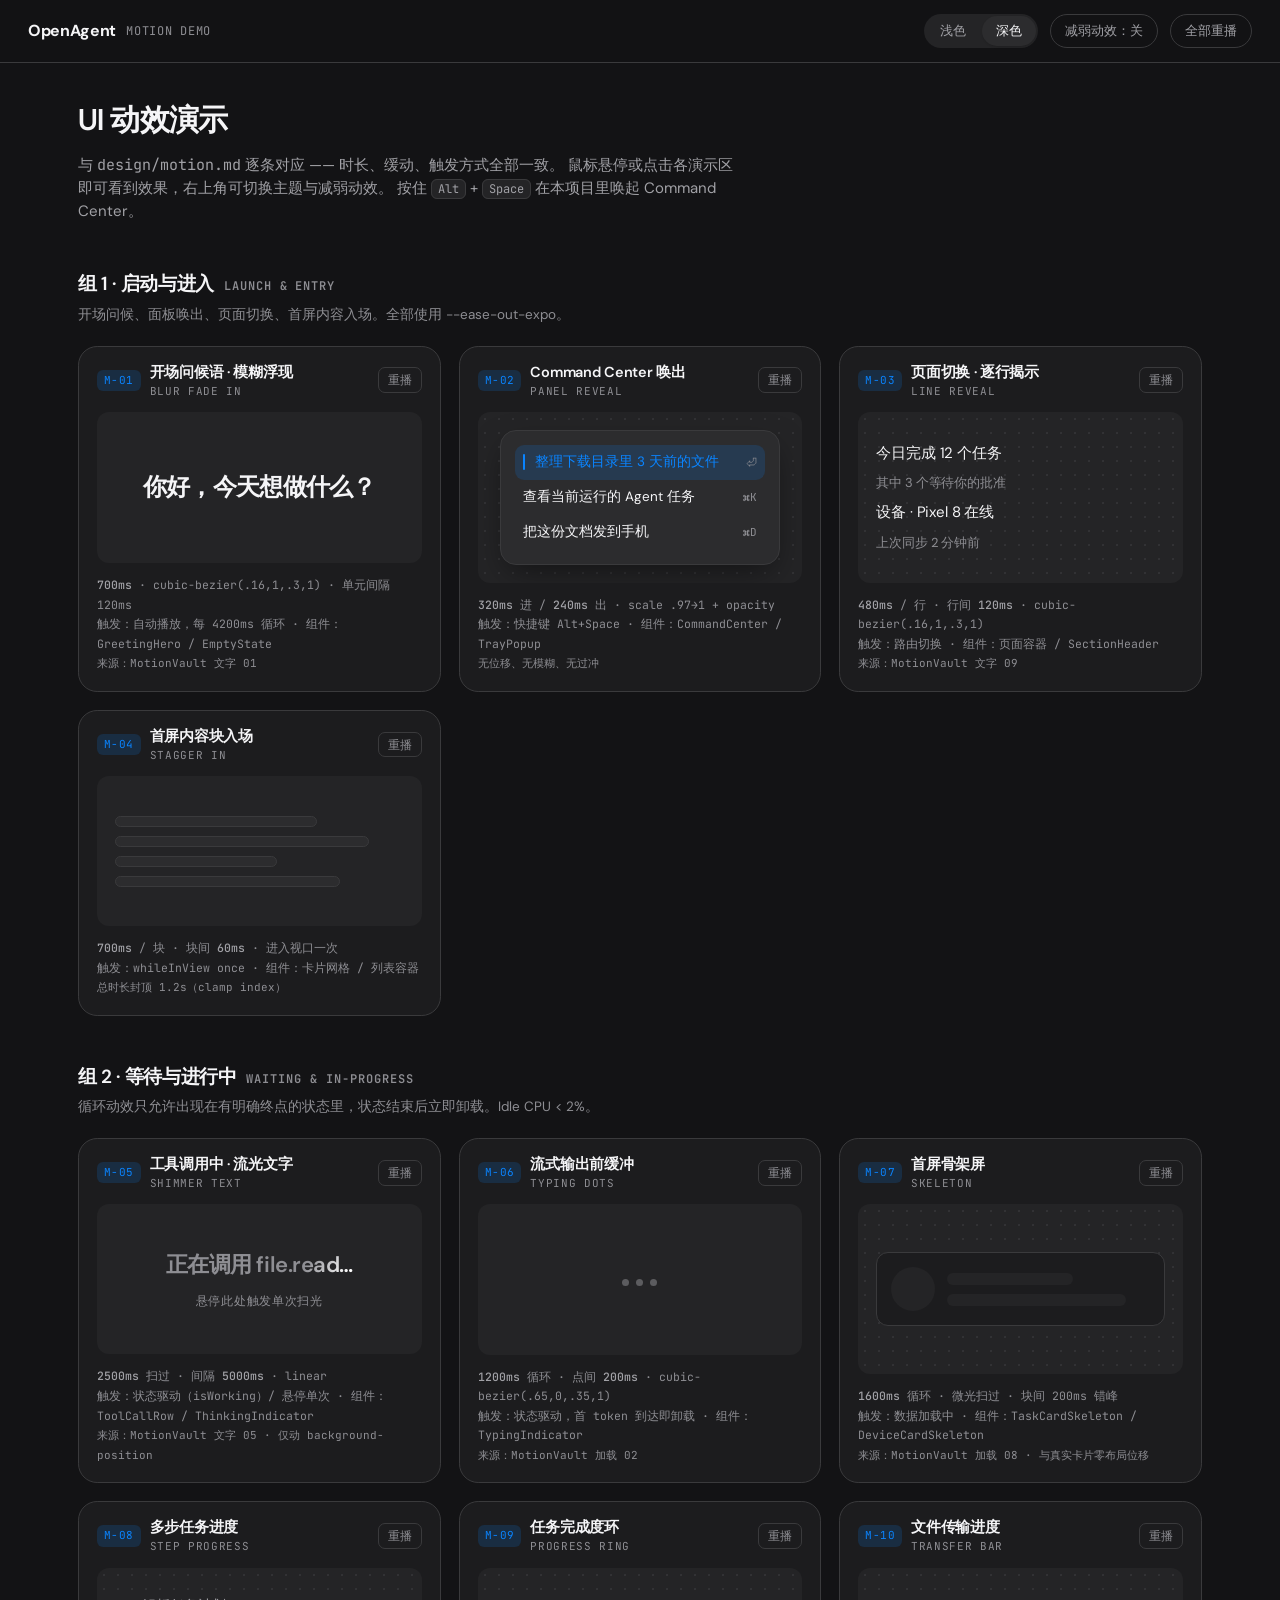
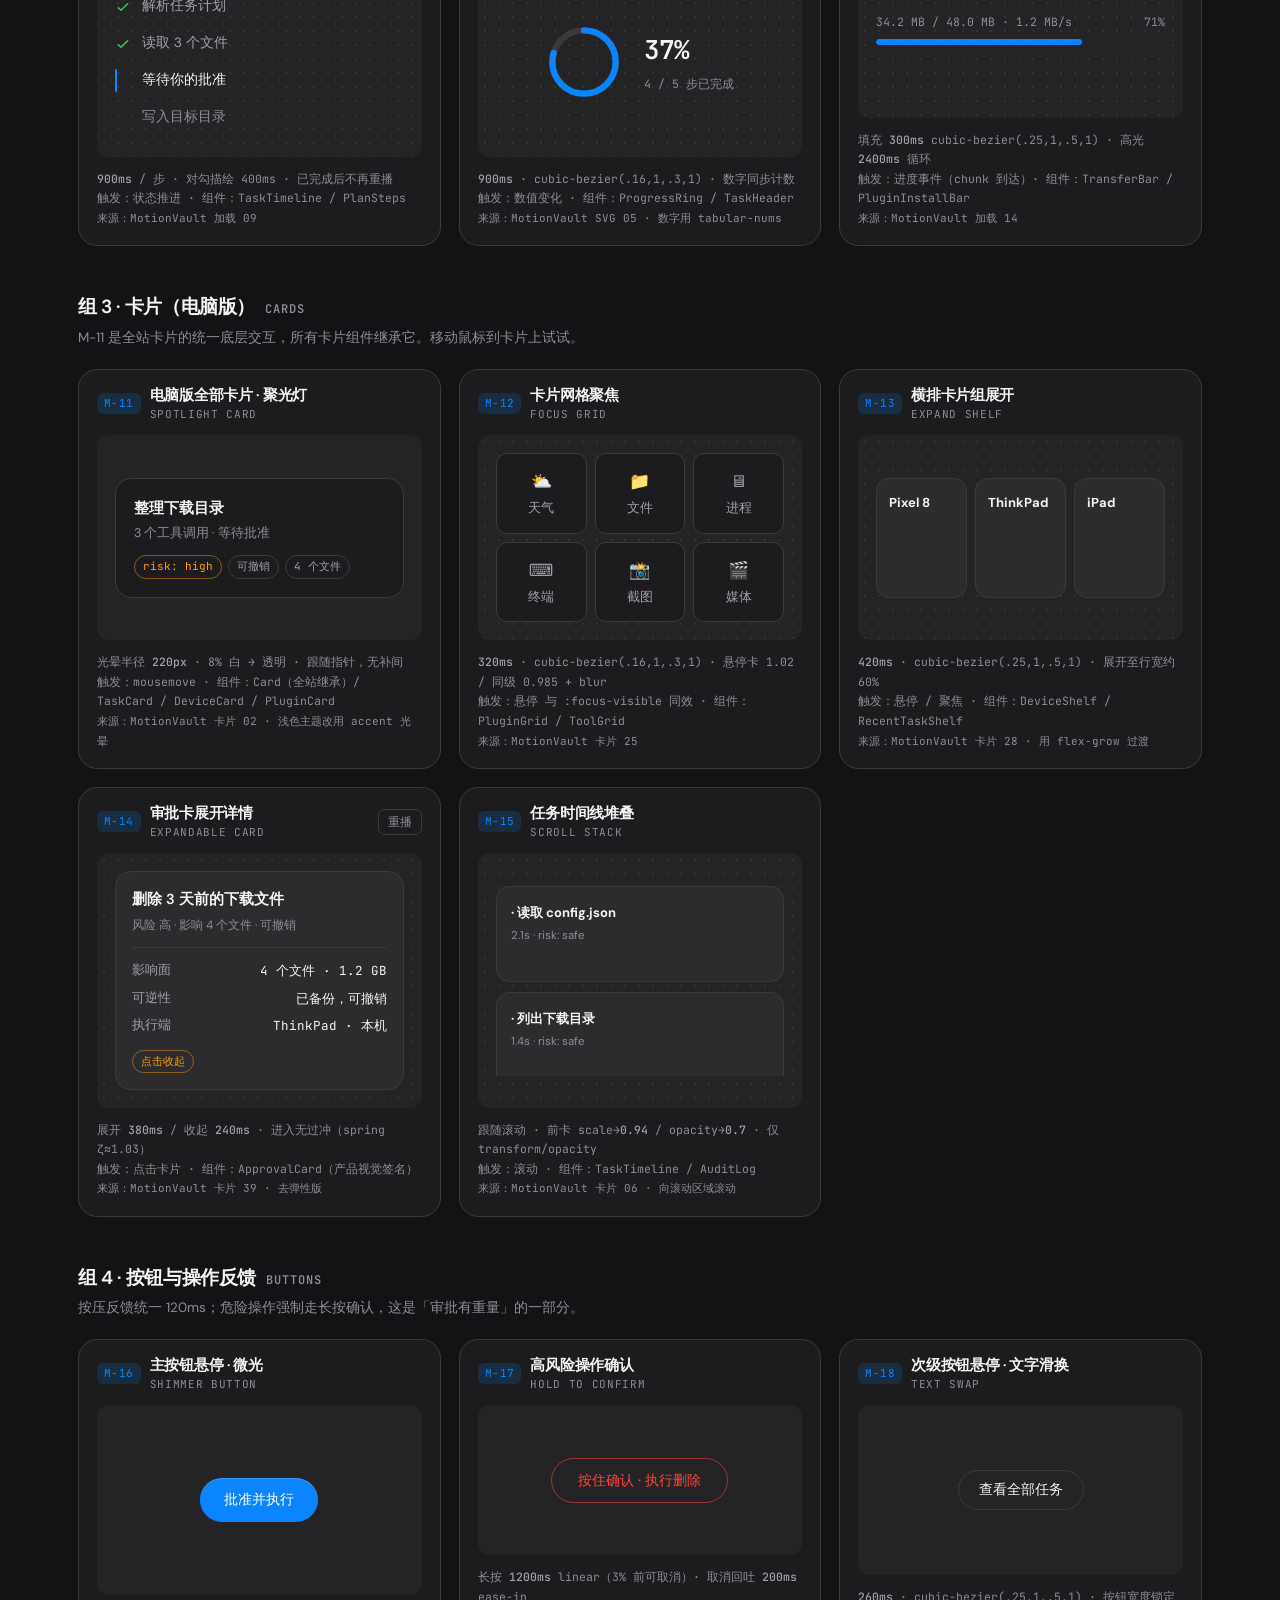
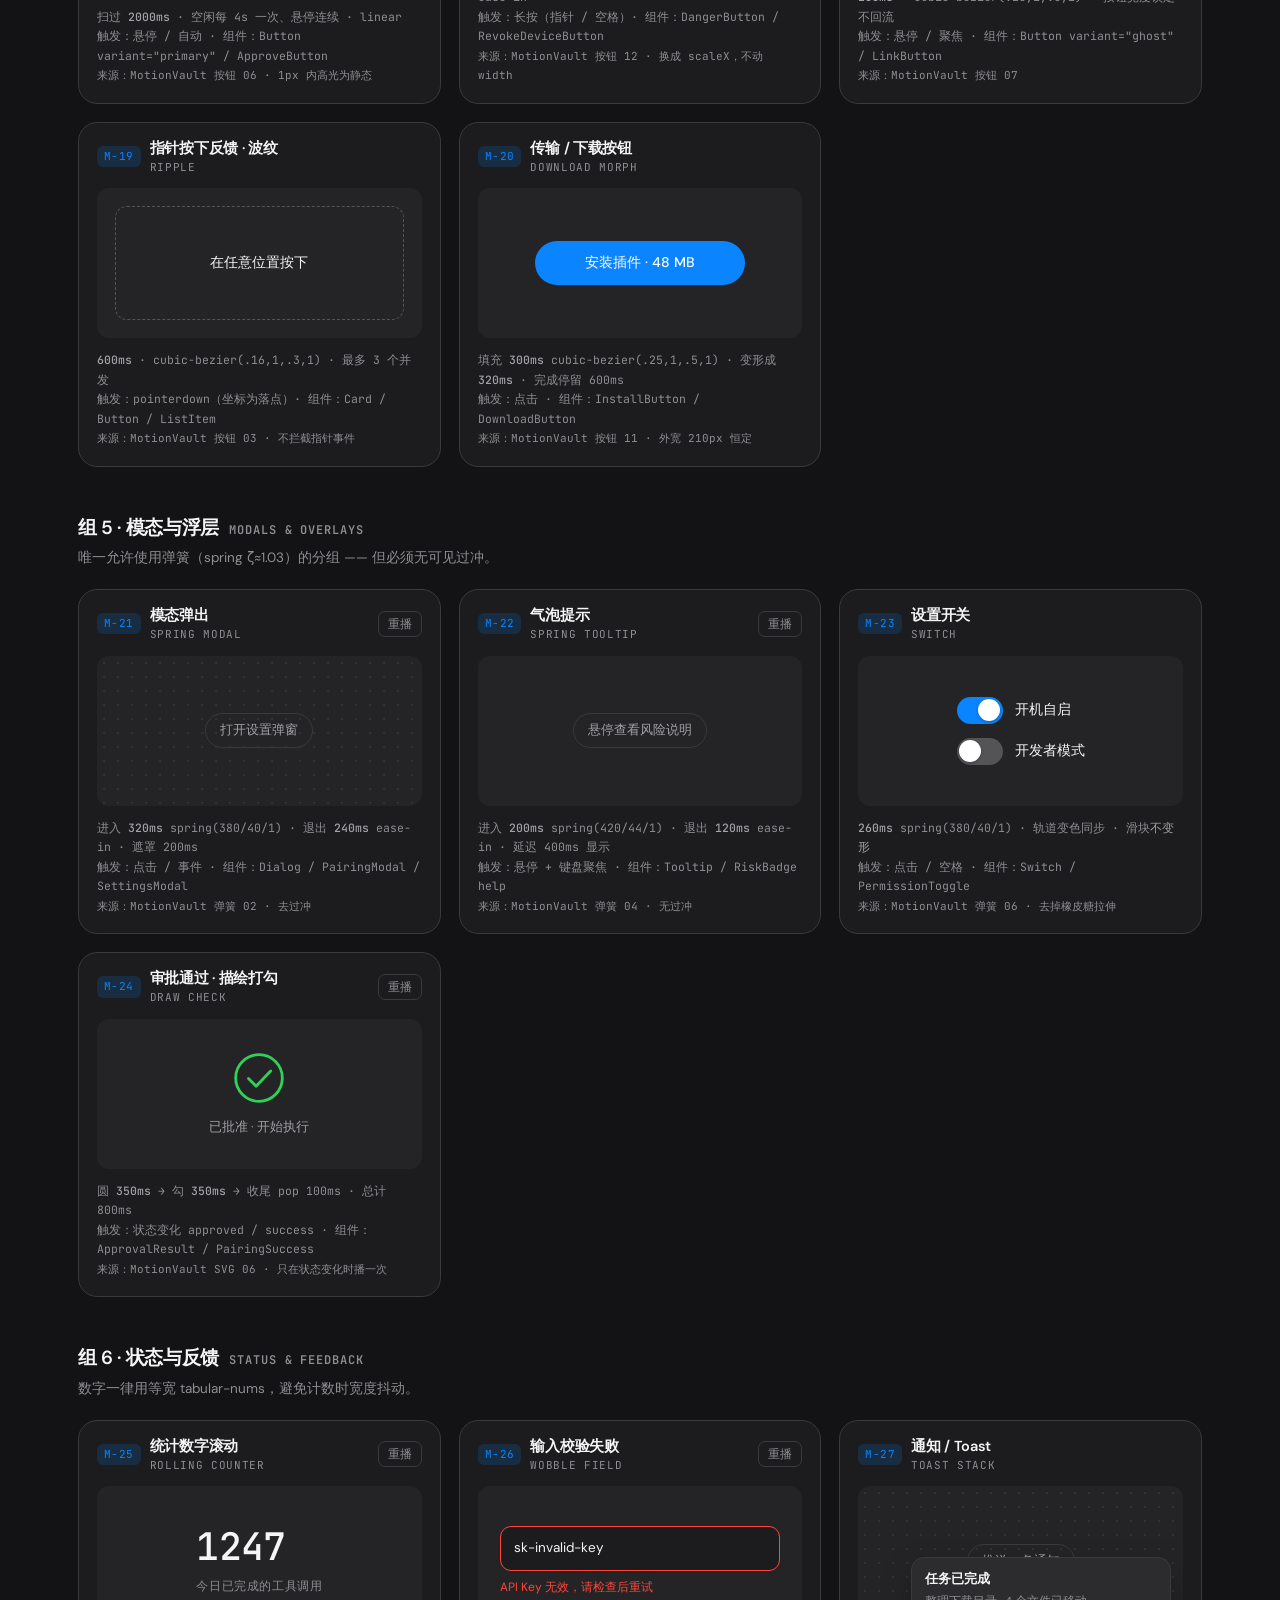
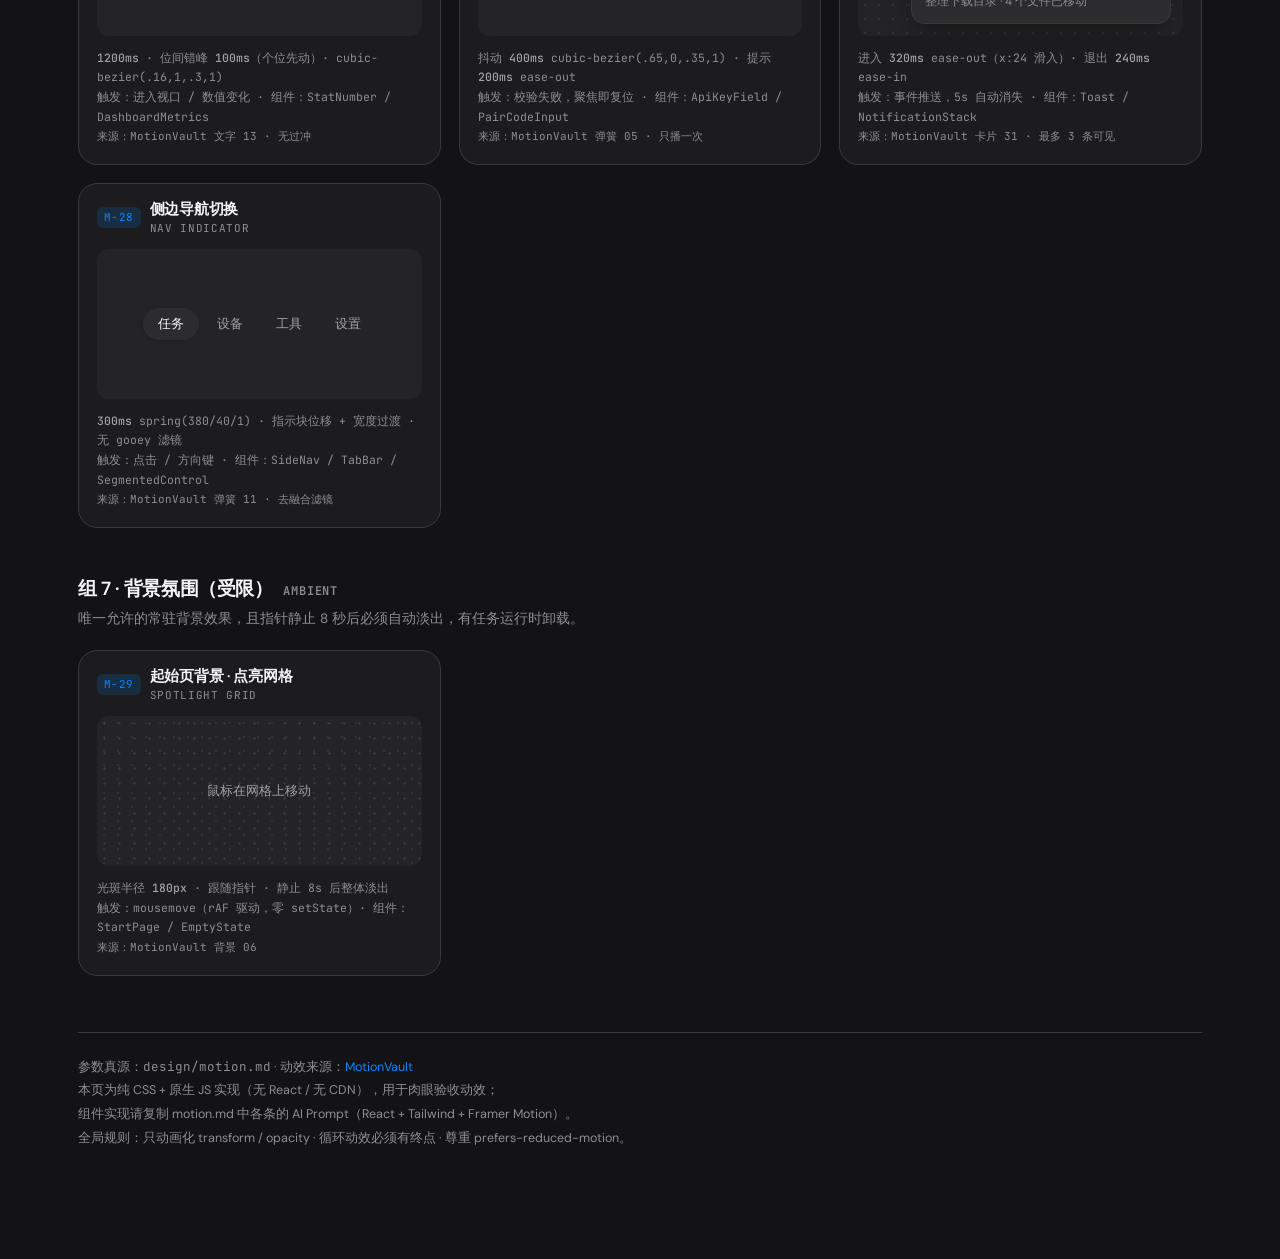
<file: design/motion-demo.html>
<!DOCTYPE html>
<html lang="zh-CN" data-theme="dark" data-motion="on">
<head>
<meta charset="utf-8">
<meta name="viewport" content="width=device-width, initial-scale=1">
<title>OpenAgent · 动效演示 Motion Demo</title>
<link rel="preconnect" href="https://fonts.googleapis.com">
<link rel="preconnect" href="https://fonts.gstatic.com" crossorigin>
<link href="https://fonts.googleapis.com/css2?family=DM+Sans:opsz,wght@9..40,400;9..40,500;9..40,600&family=JetBrains+Mono:wght@400;500&display=swap" rel="stylesheet">
<style>
/* ==========================================================================
   OpenAgent · Motion Demo
   参数与 design/motion.md 完全一致。纯 CSS + 原生 JS，无构建、无依赖。
   ========================================================================== */

/* --- 1. 动效 token（对齐 design/tokens.css） ---------------------------- */
:root{
  --dur-instant:120ms; --dur-state:200ms; --dur-exit:240ms;
  --dur-layout:320ms;  --dur-enter:480ms;

  --ease-out-expo:cubic-bezier(.16,1,.30,1);
  --ease-out-quart:cubic-bezier(.25,1,.50,1);
  --ease-in-out:cubic-bezier(.65,0,.35,1);
  --ease-in:cubic-bezier(.70,0,.84,0);
  --ease-apple:cubic-bezier(.32,.72,0,1);

  --font:"DM Sans",-apple-system,BlinkMacSystemFont,"SF Pro Text","PingFang SC","Microsoft YaHei UI",system-ui,sans-serif;
  --mono:"JetBrains Mono",ui-monospace,"Cascadia Code","SF Mono",Menlo,Consolas,monospace;
  --radius:19.2px; --radius-sm:12px; --radius-pill:999px;
}

/* --- 2. 主题（Apple / Pinguo 落地设计系统） ----------------------------- */
[data-theme="dark"]{
  --bg:#131315; --surface:#1c1c1e; --raised:#2c2c2e; --inset:#242426;
  --border:#3a3a3c; --border-strong:#545456;
  --tx:#f5f5f7; --tx2:#a1a1a6; --tx3:#8e8e93; --tx4:#636366;
  --brand:#0a84ff; --brand-quiet:rgba(10,132,255,.16);
  --success:#30d158; --error:#ff453a; --warning:#ff9f0a;
  --scrim:rgba(0,0,0,.56);
  --glow:rgba(255,255,255,.08);
  --glow-edge:rgba(255,255,255,.42);
  --shimmer-hi:#ffffff;
  --shadow:0 12px 32px -8px rgba(0,0,0,.5);
}
[data-theme="light"]{
  --bg:#f2f2f7; --surface:#ffffff; --raised:#ffffff; --inset:#e5e5ea;
  --border:#e5e5ea; --border-strong:#d1d1d6;
  --tx:#1d1d1f; --tx2:#6e6e73; --tx3:#8e8e93; --tx4:#aeaeb2;
  --brand:#007aff; --brand-quiet:rgba(0,122,255,.10);
  --success:#34c759; --error:#ff3b30; --warning:#ff9500;
  --scrim:rgba(0,0,0,.30);
  --glow:rgba(0,122,255,.09);
  --glow-edge:rgba(0,122,255,.45);
  --shimmer-hi:#1d1d1f;
  --shadow:0 8px 24px -8px rgba(0,0,0,.12);
}

/* --- 3. 基础 ------------------------------------------------------------ */
*,*::before,*::after{box-sizing:border-box}
html,body{margin:0}
body{
  background:var(--bg); color:var(--tx); font-family:var(--font);
  font-size:15px; line-height:1.55; -webkit-font-smoothing:antialiased;
  transition:background var(--dur-state) var(--ease-apple), color var(--dur-state) var(--ease-apple);
}
h1,h2,h3{margin:0; letter-spacing:-.02em; font-weight:600}
a{color:var(--brand); text-decoration:none}
a:hover{text-decoration:underline}
.num{font-family:var(--mono); font-variant-numeric:tabular-nums}

/* --- 4. 顶栏 ------------------------------------------------------------ */
.topbar{
  position:sticky; top:0; z-index:50; display:flex; flex-wrap:wrap; gap:12px;
  align-items:center; padding:14px 28px; background:color-mix(in srgb,var(--bg) 82%,transparent);
  backdrop-filter:blur(20px); border-bottom:1px solid var(--border);
}
.brandmark{display:flex; align-items:center; gap:10px; margin-right:auto}
.brandmark b{font-size:16px; letter-spacing:-.02em}
.brandmark span{font-size:12px; color:var(--tx3); font-family:var(--mono); letter-spacing:.06em; text-transform:uppercase}
.seg{display:flex; padding:2px; gap:2px; background:var(--inset); border-radius:var(--radius-pill)}
.seg button{
  border:0; background:transparent; color:var(--tx2); font:inherit; font-size:13px;
  padding:5px 14px; border-radius:var(--radius-pill); cursor:pointer;
  transition:background var(--dur-instant) var(--ease-apple), color var(--dur-instant) var(--ease-apple);
}
.seg button[aria-pressed="true"]{background:var(--raised); color:var(--tx); box-shadow:0 1px 2px rgba(0,0,0,.12)}
.ghostbtn{
  border:1px solid var(--border); background:transparent; color:var(--tx2); font:inherit;
  font-size:13px; padding:6px 14px; border-radius:var(--radius-pill); cursor:pointer;
  transition:background var(--dur-instant) var(--ease-apple), color var(--dur-instant) var(--ease-apple), border-color var(--dur-instant) var(--ease-apple);
}
.ghostbtn:hover{background:var(--inset); color:var(--tx); border-color:var(--border-strong)}

/* --- 5. 布局 ------------------------------------------------------------ */
main{max-width:1180px; margin:0 auto; padding:34px 28px 96px}
.hero{margin-bottom:36px}
.hero p{color:var(--tx2); max-width:66ch; margin:10px 0 0}
.hero .kbd{font-family:var(--mono); font-size:12px; background:var(--inset); border:1px solid var(--border);
  padding:1px 6px; border-radius:6px; color:var(--tx2)}
.section{margin-top:46px}
.section > h2{font-size:19px; display:flex; align-items:baseline; gap:10px}
.section > h2 em{font-style:normal; font-size:12px; font-family:var(--mono); color:var(--tx3); letter-spacing:.08em; text-transform:uppercase}
.section > p.hint{color:var(--tx3); font-size:13.5px; margin:6px 0 20px}
.grid{display:grid; grid-template-columns:repeat(auto-fill,minmax(320px,1fr)); gap:18px}

.demo{
  background:var(--surface); border:1px solid var(--border); border-radius:var(--radius);
  padding:16px 18px 18px; display:flex; flex-direction:column;
  transition:border-color var(--dur-state) var(--ease-apple);
}
.demo:hover{border-color:var(--border-strong)}
.demo-head{display:flex; align-items:center; gap:9px; margin-bottom:14px}
.demo-id{font-family:var(--mono); font-size:11px; color:var(--brand); background:var(--brand-quiet);
  padding:2px 7px; border-radius:6px; letter-spacing:.04em}
.demo-head h3{font-size:14.5px; flex:1; line-height:1.3}
.demo-head .en{display:block; font-size:11px; color:var(--tx3); font-family:var(--mono);
  letter-spacing:.06em; text-transform:uppercase; font-weight:400; margin-top:2px}
.replay{
  border:1px solid var(--border); background:transparent; color:var(--tx3); cursor:pointer;
  font:inherit; font-size:11.5px; font-family:var(--mono); padding:3px 9px; border-radius:7px;
  transition:color var(--dur-instant), border-color var(--dur-instant), background var(--dur-instant);
}
.replay:hover{color:var(--tx); border-color:var(--border-strong); background:var(--inset)}
.stage{
  position:relative; min-height:150px; flex:1; display:flex; align-items:center; justify-content:center;
  background:var(--inset); border-radius:var(--radius-sm); padding:18px; overflow:hidden;
  background-image:radial-gradient(color-mix(in srgb,var(--tx4) 22%,transparent) 1px,transparent 1px);
  background-size:14px 14px;
}
.spec{margin:12px 0 0; font-size:11.5px; color:var(--tx3); font-family:var(--mono); line-height:1.7}
.spec b{color:var(--tx2); font-weight:500}
.src{font-family:var(--mono); font-size:11px}

/* --- 6. 全局降级：重播暂停 / 减弱动效 ----------------------------------- */
.anim.paused, .anim.paused *{animation:none !important}
[data-motion="off"] *, [data-motion="off"] *::before, [data-motion="off"] *::after{
  animation:none !important; transition:none !important;
}

/* ==========================================================================
   动效实现
   ========================================================================== */

/* M-01 / M-04 模糊浮现 ---------------------------------------------------- */
@keyframes blurFadeIn{from{opacity:0;filter:blur(8px);transform:translateY(10px)}
                      to{opacity:1;filter:blur(0);transform:translateY(0)}}
.bfu{display:inline-block; animation:blurFadeIn .7s var(--ease-out-expo) var(--d,0s) both}
.bf-wrap{font-size:24px; font-weight:600; letter-spacing:-.03em; text-align:center; line-height:1.35}
.stg{display:flex; flex-direction:column; gap:9px; width:100%}
.stg > div{animation:blurFadeIn .7s var(--ease-out-expo) var(--d,0s) both}
.skel-line{height:11px; border-radius:6px; background:var(--raised); border:1px solid var(--border)}

/* M-02 面板唤出 ----------------------------------------------------------- */
@keyframes panelIn{from{opacity:0;transform:scale(.97)}to{opacity:1;transform:scale(1)}}
.panel{
  width:100%; max-width:280px; background:var(--raised); border:1px solid var(--border);
  border-radius:16px; padding:14px; box-shadow:var(--shadow); transform-origin:top center;
}
.anim .panel{animation:panelIn var(--dur-layout) var(--ease-out-expo) both}
.panel .row{display:flex; align-items:center; gap:10px; padding:7px 8px; border-radius:9px; font-size:13.5px}
.panel .row.sel{background:var(--brand-quiet); color:var(--brand)}
.panel .row .k{margin-left:auto; font-family:var(--mono); font-size:11px; color:var(--tx3)}
.panel .caret{width:2px; height:16px; background:var(--brand); border-radius:2px; animation:blink 1.1s steps(1) infinite}
@keyframes blink{0%,49%{opacity:1}50%,100%{opacity:0}}

/* M-03 逐行揭示 ----------------------------------------------------------- */
.lr{width:100%; display:flex; flex-direction:column; gap:8px}
.lr-row{overflow:hidden; display:block}
.lr-row span{display:block; font-size:15px; letter-spacing:-.01em}
.lr-row span.dim{color:var(--tx3); font-size:13px}
@keyframes lineUp{from{transform:translateY(110%);filter:blur(6px);opacity:0}
                  to{transform:translateY(0);filter:blur(0);opacity:1}}
.anim .lr-row span{animation:lineUp var(--dur-enter) var(--ease-out-expo) var(--d,0s) both}

/* M-05 流光文字 ----------------------------------------------------------- */
.shimmer{
  font-size:22px; font-weight:600; letter-spacing:-.02em; display:inline-block;
  background-image:linear-gradient(120deg,
    var(--tx3) 0%, var(--tx3) 38%, var(--shimmer-hi) 50%, var(--tx3) 62%, var(--tx3) 100%);
  background-size:200% 100%; background-repeat:no-repeat;
  -webkit-background-clip:text; background-clip:text; color:transparent;
  animation:shimmerPass 7.5s linear infinite;
}
@keyframes shimmerPass{
  0%{background-position:-150% 0}
  33.33%{background-position:150% 0}
  100%{background-position:150% 0}
}
.shimmer.single{animation:shimmerPass 2.5s linear 1}
.shimmer-cap{display:block; font-size:12px; color:var(--tx3); font-family:var(--mono);
  letter-spacing:.06em; text-align:center; margin-top:10px; text-transform:uppercase}

/* M-06 三点跳跃 ----------------------------------------------------------- */
.dots{display:flex; gap:7px; align-items:flex-end; height:14px}
.dots i{width:7px; height:7px; border-radius:50%; background:var(--tx2); opacity:.45;
  animation:dotJump 1.2s var(--ease-in-out) infinite}
.dots i:nth-child(2){animation-delay:.2s} .dots i:nth-child(3){animation-delay:.4s}
@keyframes dotJump{0%,100%{transform:translateY(0);opacity:.4}40%{transform:translateY(-6px);opacity:1}}

/* M-07 骨架屏 ------------------------------------------------------------- */
.skcard{width:100%; max-width:300px; background:var(--surface); border:1px solid var(--border);
  border-radius:var(--radius-sm); padding:14px; display:flex; gap:12px; align-items:center}
.sk{background:var(--inset); border-radius:7px; position:relative; overflow:hidden}
.sk::after{content:''; position:absolute; inset:0; transform:translateX(-100%);
  background:linear-gradient(90deg,transparent,color-mix(in srgb,var(--tx) 9%,transparent),transparent);
  animation:sweep 1.6s var(--ease-in-out) infinite}
.sk.sk-a::after{animation-delay:.2s} .sk.sk-b::after{animation-delay:.4s}
@keyframes sweep{to{transform:translateX(100%)}}
.sk-avatar{width:44px; height:44px; border-radius:50%; flex:none}
.sk-lines{flex:1; display:flex; flex-direction:column; gap:9px}
.sk-l1{height:12px; width:62%} .sk-l2{height:12px; width:88%}

/* M-08 多步进度 ----------------------------------------------------------- */
.steps{width:100%; max-width:320px; display:flex; flex-direction:column; gap:2px}
.step{display:flex; gap:11px; align-items:center; padding:7px 0; position:relative; font-size:13.5px; color:var(--tx3)}
.step .rail{position:absolute; left:0; top:6px; bottom:6px; width:2px; border-radius:2px;
  background:var(--brand); transform:scaleY(0); transform-origin:top; opacity:0;
  transition:transform var(--dur-layout) var(--ease-out-expo), opacity var(--dur-state)}
.step[data-state="active"]{color:var(--tx)}
.step[data-state="active"] .rail{transform:scaleY(1); opacity:1}
.step .ic{width:16px; height:16px; flex:none; display:grid; place-items:center}
.step .ic svg{width:16px; height:16px; stroke:var(--success); stroke-width:2.2; fill:none;
  stroke-linecap:round; stroke-linejoin:round; stroke-dasharray:1; stroke-dashoffset:1;
  transition:stroke-dashoffset .4s var(--ease-out-expo)}
.step[data-state="done"] .ic svg{stroke-dashoffset:0}
.step[data-state="done"]{color:var(--tx2)}
.step .pend{width:6px; height:6px; border-radius:50%; background:var(--border-strong)}

/* M-09 环形进度 ----------------------------------------------------------- */
.rings{display:flex; align-items:center; gap:22px}
.ring{width:76px; height:76px}
.ring circle{fill:none; stroke-width:4}
.ring .track{stroke:var(--border)}
.ring .arc{stroke:var(--brand); stroke-linecap:round; stroke-dasharray:1;
  stroke-dashoffset:1; transform:rotate(-90deg); transform-origin:50% 50%;
  transition:stroke-dashoffset .9s var(--ease-out-expo)}
.ring-num{font-size:26px; font-weight:600; letter-spacing:-.03em}

/* M-10 传输进度 ----------------------------------------------------------- */
.tbar-wrap{width:100%; max-width:320px}
.tbar-meta{display:flex; justify-content:space-between; font-size:11.5px; color:var(--tx3); margin-bottom:8px}
.tbar{height:6px; border-radius:999px; background:var(--inset); overflow:hidden; position:relative}
.tbar-fill{height:100%; border-radius:999px; background:var(--brand); width:0;
  transition:width .3s var(--ease-out-quart); position:relative; overflow:hidden}
.tbar-fill::after{content:''; position:absolute; inset:0; transform:translateX(-100%);
  background:linear-gradient(90deg,transparent,rgba(255,255,255,.55),transparent);
  animation:sweep2 2.4s linear infinite}
@keyframes sweep2{to{transform:translateX(100%)}}
.tbar.done .tbar-fill{background:var(--success)}
.tbar.done .tbar-fill::after{display:none}
.tbar-note{margin-top:9px; font-size:12px; color:var(--success); opacity:0; transition:opacity .4s var(--ease-out-expo)}
.tbar.done + .tbar-note{opacity:1}

/* M-11 聚光灯卡片 --------------------------------------------------------- */
.spot{position:relative; width:100%; max-width:320px; padding:18px; border-radius:16px;
  background:var(--surface); border:1px solid var(--border); overflow:hidden; cursor:default}
.spot::before{content:''; position:absolute; inset:0; border-radius:inherit; padding:1px;
  background:radial-gradient(220px circle at var(--x,50%) var(--y,50%), var(--glow-edge), transparent 62%);
  -webkit-mask:linear-gradient(#000 0 0) content-box, linear-gradient(#000 0 0);
  -webkit-mask-composite:xor; mask:linear-gradient(#000 0 0) content-box, linear-gradient(#000 0 0);
  mask-composite:exclude; opacity:0; transition:opacity var(--dur-state) var(--ease-apple); pointer-events:none}
.spot-glow{position:absolute; inset:0; pointer-events:none; opacity:0;
  background:radial-gradient(220px circle at var(--x,50%) var(--y,50%), var(--glow), transparent 65%);
  transition:opacity var(--dur-state) var(--ease-apple)}
.spot:hover::before,.spot:hover .spot-glow{opacity:1}
.spot-t{font-size:14.5px; font-weight:600; position:relative}
.spot-s{font-size:12.5px; color:var(--tx3); margin-top:5px; position:relative}
.spot-badges{display:flex; gap:6px; margin-top:12px; position:relative}
.badge{font-size:11px; font-family:var(--mono); padding:2px 8px; border-radius:999px;
  border:1px solid var(--border); color:var(--tx2)}
.badge.warn{border-color:color-mix(in srgb,var(--warning) 45%,transparent); color:var(--warning)}

/* M-12 卡片网格聚焦 ------------------------------------------------------- */
.focus-grid{display:grid; grid-template-columns:repeat(3,1fr); gap:8px; width:100%}
.fg-item{padding:14px 10px; border-radius:11px; background:var(--surface); border:1px solid var(--border);
  text-align:center; font-size:12.5px; color:var(--tx2); cursor:default;
  transition:transform var(--dur-layout) var(--ease-out-expo), opacity var(--dur-layout) var(--ease-out-expo),
             filter var(--dur-layout) var(--ease-out-expo), border-color var(--dur-layout) var(--ease-out-expo)}
.focus-grid[data-focus] .fg-item:not(.fg-on){transform:scale(.985); opacity:.55; filter:blur(1.5px)}
.focus-grid[data-focus] .fg-item.fg-on{transform:scale(1.02); opacity:1; border-color:var(--border-strong)}
.fg-item .fg-ic{font-size:17px; display:block; margin-bottom:5px}

/* M-13 横排卡片组展开 ----------------------------------------------------- */
.shelf{display:flex; gap:8px; width:100%; height:120px}
.sh{flex:1 1 0; min-width:0; border-radius:13px; padding:14px 12px; overflow:hidden;
  background:var(--raised); border:1px solid var(--border); cursor:default;
  transition:flex-grow .42s var(--ease-out-quart)}
.sh b{font-size:13px; display:block; white-space:nowrap}
.sh em{font-style:normal; font-size:11.5px; color:var(--tx3); display:block; margin-top:6px;
  opacity:0; transition:opacity var(--dur-layout) var(--ease-out-expo) .08s; white-space:nowrap}
.shelf:hover .sh{flex-grow:.55}
.shelf .sh:hover{flex-grow:2.4}
.shelf .sh:hover em{opacity:1}

/* M-14 展开详情 ----------------------------------------------------------- */
.exp-stage{position:relative; width:100%; min-height:170px; display:grid; place-items:center}
.exp-card{width:100%; max-width:300px; padding:16px; border-radius:16px; background:var(--raised);
  border:1px solid var(--border); cursor:pointer; overflow:hidden;
  transition:transform var(--dur-layout) var(--ease-out-expo), opacity var(--dur-exit) var(--ease-in)}
.exp-card.collapsed{transform:scale(.9); opacity:0; pointer-events:none; position:absolute}
.exp-card h4{margin:0; font-size:14.5px; font-weight:600}
.exp-card .sub{font-size:12px; color:var(--tx3); margin-top:5px}
.exp-body{margin-top:13px; padding-top:13px; border-top:1px solid var(--border);
  display:flex; flex-direction:column; gap:8px; font-size:12.5px; color:var(--tx2);
  animation:blurFadeIn .32s var(--ease-out-expo) .08s both}
.exp-body .kv{display:flex; justify-content:space-between}
.exp-body .kv span:last-child{font-family:var(--mono); color:var(--tx)}
.exp-actions{display:flex; gap:8px; margin-top:14px}

/* M-15 滚动堆叠 ----------------------------------------------------------- */
.stack-scroll{width:100%; height:190px; overflow-y:auto; scrollbar-width:thin; scroll-snap-type:y proximity}
.stack-scroll::-webkit-scrollbar{width:5px}
.stack-scroll::-webkit-scrollbar-thumb{background:var(--border-strong); border-radius:9px}
.stack-card{position:sticky; top:0; height:96px; margin-bottom:10px; border-radius:13px;
  background:var(--raised); border:1px solid var(--border); padding:14px;
  transition:transform .1s linear, opacity .1s linear}
.stack-card b{font-size:13px} .stack-card span{display:block; font-size:11.5px; color:var(--tx3); margin-top:3px}

/* M-16 微光按钮 ----------------------------------------------------------- */
.shim-btn{position:relative; overflow:hidden; border:0; cursor:pointer; font:inherit; font-weight:500;
  font-size:14px; color:#fff; background:var(--brand); padding:11px 24px; border-radius:999px;
  box-shadow:inset 0 1px 0 rgba(255,255,255,.18);
  transition:transform var(--dur-instant) var(--ease-apple)}
.shim-btn::after{content:''; position:absolute; top:-20%; bottom:-20%; left:0; width:60%;
  transform:translateX(-120%) skewX(-20deg);
  background:linear-gradient(90deg,transparent,rgba(255,255,255,.28),transparent);
  animation:shimSweep 2s linear infinite; animation-play-state:paused}
@keyframes shimSweep{from{transform:translateX(-120%) skewX(-20deg)}
                    to{transform:translateX(280%) skewX(-20deg)}}
.shim-btn:hover::after{animation-play-state:running}
.shim-btn:active{transform:scale(.98)}
.shim-btn.idle::after{animation:shimIdle 4s linear infinite}
@keyframes shimIdle{0%,55%{transform:translateX(-120%) skewX(-20deg)}
                    85%,100%{transform:translateX(280%) skewX(-20deg)}}

/* M-17 长按确认 ----------------------------------------------------------- */
.hold{position:relative; overflow:hidden; border:1px solid color-mix(in srgb,var(--error) 55%,transparent);
  background:transparent; color:var(--error); font:inherit; font-size:14px; font-weight:500;
  padding:11px 26px; border-radius:999px; cursor:pointer; user-select:none; touch-action:none;
  transition:color var(--dur-instant)}
.hold .fill{position:absolute; inset:0; background:color-mix(in srgb,var(--error) 26%,transparent);
  transform:scaleX(0); transform-origin:left; z-index:0}
.hold .lbl{position:relative; z-index:1}
.hold.charging{color:var(--error)}
.hold.charging .fill{transform:scaleX(1); transition:transform 1.2s linear}

/* M-18 文字滑换 / M-19 波纹 ---------------------------------------------- */
.swapbtn{position:relative; overflow:hidden; border:1px solid var(--border); background:transparent;
  color:var(--tx); font:inherit; font-size:13.5px; padding:9px 20px; border-radius:999px; cursor:pointer;
  transition:border-color var(--dur-instant) var(--ease-apple)}
.swapbtn:hover{border-color:var(--border-strong)}
.swap-inner{position:relative; display:block; height:20px; overflow:hidden}
.swap-inner span{display:block; height:20px; line-height:20px; white-space:nowrap;
  transition:transform .26s var(--ease-out-quart), opacity .26s var(--ease-out-quart)}
.swap-inner span:nth-child(2){position:absolute; inset:0; transform:translateY(100%); opacity:0}
.swapbtn:hover .swap-inner span:nth-child(1),
.swapbtn:focus-visible .swap-inner span:nth-child(1){transform:translateY(-100%); opacity:0}
.swapbtn:hover .swap-inner span:nth-child(2),
.swapbtn:focus-visible .swap-inner span:nth-child(2){transform:translateY(0); opacity:1}

.ripple-box{position:relative; overflow:hidden; display:grid; place-items:center; width:100%; height:100%;
  border-radius:12px; border:1px dashed var(--border-strong); color:var(--tx3); font-size:12.5px;
  font-family:var(--mono); cursor:pointer; user-select:none}
.ripple-box b{font-family:var(--font); font-size:13.5px; color:var(--tx); font-weight:500}
.rp{position:absolute; border-radius:50%; background:var(--glow-edge); pointer-events:none;
  transform:translate(-50%,-50%); animation:rpOut .6s var(--ease-out-expo) forwards}
@keyframes rpOut{from{width:12px;height:12px;opacity:.5} to{width:280px;height:280px;opacity:0}}

/* M-20 下载变形 ----------------------------------------------------------- */
.morph{width:210px; height:44px; border-radius:999px; background:var(--brand); color:#fff;
  border:0; font:inherit; font-size:14px; font-weight:500; cursor:pointer; position:relative;
  overflow:hidden; display:grid; place-items:center}
.morph .layer{position:absolute; inset:0; display:grid; place-items:center;
  transition:opacity var(--dur-layout) var(--ease-out-expo)}
.morph .l-bar{opacity:0; background:var(--brand); grid-template-columns:1fr; padding:0}
.morph .l-bar .track{position:absolute; inset:5px; border-radius:999px; background:rgba(255,255,255,.22); overflow:hidden}
.morph .l-bar .fill{height:100%; border-radius:999px; background:#fff; width:0;
  transition:width .3s var(--ease-out-quart)}
.morph .l-done{opacity:0; background:var(--success)}
.morph[data-s="down"] .l-idle, .morph[data-s="done"] .l-idle{opacity:0}
.morph[data-s="down"] .l-bar{opacity:1}
.morph[data-s="done"] .l-bar{opacity:0}
.morph[data-s="done"] .l-done{opacity:1}
.morph .l-done svg{width:22px; height:22px; stroke:#fff; stroke-width:2.6; fill:none;
  stroke-linecap:round; stroke-linejoin:round; stroke-dasharray:1; stroke-dashoffset:1}
.morph[data-s="done"] .l-done svg{animation:draw .4s var(--ease-out-expo) both}
@keyframes draw{from{stroke-dashoffset:1} to{stroke-dashoffset:0}}

/* M-21 模态 -------------------------------------------------------------- */
.mod-scrim{position:absolute; inset:0; background:var(--scrim); opacity:0; pointer-events:none;
  transition:opacity var(--dur-state) var(--ease-out-expo); z-index:3}
.mod-scrim.on{opacity:1; pointer-events:auto}
.mod{position:absolute; z-index:4; width:min(320px,86%); background:var(--raised);
  border:1px solid var(--border); border-radius:16px; padding:18px; box-shadow:var(--shadow);
  opacity:0; transform:scale(.97); pointer-events:none;
  transition:opacity var(--dur-layout) var(--ease-out-expo), transform var(--dur-layout) var(--ease-out-expo)}
.mod.on{opacity:1; transform:scale(1); pointer-events:auto}
.mod h4{margin:0; font-size:15px} .mod p{margin:8px 0 0; font-size:12.5px; color:var(--tx2)}
.mod-actions{display:flex; gap:8px; justify-content:flex-end; margin-top:16px}

/* M-22 气泡 -------------------------------------------------------------- */
.tt-wrap{position:relative; display:grid; place-items:center}
.tip{position:absolute; bottom:calc(100% + 8px); left:50%; transform:translate(-50%,4px) scale(.96);
  background:var(--raised); border:1px solid var(--border); color:var(--tx); font-size:12px;
  padding:7px 11px; border-radius:10px; white-space:nowrap; opacity:0; pointer-events:none;
  box-shadow:var(--shadow);
  transition:opacity var(--dur-state) var(--ease-out-expo), transform var(--dur-state) var(--ease-out-expo)}
.tip::after{content:''; position:absolute; top:100%; left:50%; margin-left:-4px;
  border:4px solid transparent; border-top-color:var(--raised)}
.tt-wrap:hover .tip,.tt-wrap:focus-within .tip{opacity:1; transform:translate(-50%,0) scale(1)}

/* M-23 开关 -------------------------------------------------------------- */
.sw{width:46px; height:27px; border-radius:999px; background:var(--border-strong); border:0;
  padding:0; cursor:pointer; position:relative; transition:background .26s var(--ease-out-expo)}
.sw[aria-checked="true"]{background:var(--brand)}
.sw i{position:absolute; top:2.5px; left:2.5px; width:22px; height:22px; border-radius:50%;
  background:#fff; box-shadow:0 1px 3px rgba(0,0,0,.28);
  transition:transform .26s var(--ease-out-expo)}
.sw[aria-checked="true"] i{transform:translateX(19px)}

/* M-24 描绘打勾 ----------------------------------------------------------- */
.dcheck{width:56px; height:56px; stroke:var(--success); stroke-width:2.4; fill:none;
  stroke-linecap:round; stroke-linejoin:round; overflow:visible}
.dcheck circle,.dcheck path{stroke-dasharray:1}
.anim .dcheck circle{animation:draw .35s var(--ease-out-expo) both}
.anim .dcheck path{animation:draw .35s var(--ease-out-expo) .25s both}
.anim .dcheck{animation:pop .1s var(--ease-out-expo) .6s both}
@keyframes pop{0%{transform:scale(1)}50%{transform:scale(1.04)}100%{transform:scale(1)}}

/* M-25 滚动数字 ----------------------------------------------------------- */
.counter{display:flex; align-items:flex-end; font-family:var(--mono); font-size:38px; font-weight:500;
  letter-spacing:-.02em; line-height:1}
.cd-box{display:inline-block; height:1em; overflow:hidden}
.cd-strip{display:block; transition:transform 1.2s var(--ease-out-expo)}
.cd-strip > span{display:block; height:1em; line-height:1}
.cd-cap{font-size:12px; color:var(--tx3); margin-top:12px; font-family:var(--mono); letter-spacing:.05em}

/* M-26 抖动输入 ----------------------------------------------------------- */
.wob{width:100%; max-width:280px}
.wob-field{width:100%; background:var(--surface); border:1px solid var(--border); border-radius:11px;
  padding:11px 13px; color:var(--tx); font:inherit; font-size:13.5px; outline:none;
  transition:border-color .15s var(--ease-out-expo), box-shadow .15s var(--ease-out-expo)}
.wob-field:focus{border-color:var(--brand); box-shadow:0 0 0 3px var(--brand-quiet)}
.wob-field.err{border-color:var(--error)}
@keyframes shake{0%{transform:translateX(0)}12.5%{transform:translateX(-8px)}25%{transform:translateX(8px)}
  37.5%{transform:translateX(-6px)}50%{transform:translateX(6px)}62.5%{transform:translateX(-3px)}
  75%{transform:translateX(3px)}100%{transform:translateX(0)}}
.wob-field.shake{animation:shake .4s var(--ease-in-out)}
.wob-msg{font-size:12px; color:var(--error); margin-top:7px; opacity:0; transform:translateY(-4px);
  transition:opacity var(--dur-state) var(--ease-out-expo), transform var(--dur-state) var(--ease-out-expo)}
.wob-msg.on{opacity:1; transform:translateY(0)}

/* M-27 Toast ------------------------------------------------------------- */
.toast-zone{position:absolute; right:12px; bottom:12px; width:min(268px,80%); z-index:5;
  display:flex; flex-direction:column-reverse; gap:8px}
.toast{position:relative; overflow:hidden; background:var(--raised); border:1px solid var(--border);
  border-radius:13px; padding:11px 13px; box-shadow:var(--shadow);
  animation:toastIn var(--dur-layout) var(--ease-out-expo) both}
@keyframes toastIn{from{opacity:0;transform:translateX(24px)} to{opacity:1;transform:translateX(0)}}
.toast.out{animation:toastOut var(--dur-exit) var(--ease-in) both}
@keyframes toastOut{from{opacity:1;transform:translateX(0)} to{opacity:0;transform:translateX(24px)}}
.toast b{font-size:13px; display:block}
.toast small{font-size:11.5px; color:var(--tx3)}
.toast .hair{position:absolute; left:0; bottom:0; height:2px; background:var(--brand); width:100%;
  transform-origin:left; animation:drain 5s linear both}
@keyframes drain{from{transform:scaleX(1)} to{transform:scaleX(0)}}
.toast.err .hair{background:var(--error); animation:none}

/* M-28 导航指示 ----------------------------------------------------------- */
.tabs{position:relative; display:flex; gap:3px; padding:4px; background:var(--inset);
  border-radius:999px; font-size:13px}
.tabs .pill{position:absolute; top:4px; left:4px; height:calc(100% - 8px); border-radius:999px;
  background:var(--raised); box-shadow:0 1px 3px rgba(0,0,0,.14);
  transition:transform .3s var(--ease-out-expo), width .3s var(--ease-out-expo)}
.tabs button{position:relative; z-index:1; border:0; background:transparent; font:inherit;
  font-size:13px; color:var(--tx2); padding:6px 15px; border-radius:999px; cursor:pointer;
  transition:color .3s var(--ease-out-expo); white-space:nowrap}
.tabs button[aria-selected="true"]{color:var(--tx)}

/* M-29 背景网格 ----------------------------------------------------------- */
.sgrid{position:absolute; inset:0; --x:-999px; --y:-999px}
.sgrid .layer{position:absolute; inset:0;
  background-image:radial-gradient(color-mix(in srgb,var(--tx4) 30%,transparent) 1.2px,transparent 1.2px);
  background-size:15px 15px}
.sgrid .bright{background-image:radial-gradient(var(--brand) 1.4px,transparent 1.4px);
  -webkit-mask-image:radial-gradient(180px circle at var(--x) var(--y),#000 0%,rgba(0,0,0,.55) 45%,transparent 72%);
  mask-image:radial-gradient(180px circle at var(--x) var(--y),#000 0%,rgba(0,0,0,.55) 45%,transparent 72%)}
.sgrid-label{position:relative; z-index:2; font-size:13px; color:var(--tx2); text-align:center}

.footnote{margin-top:56px; padding-top:22px; border-top:1px solid var(--border);
  font-size:12.5px; color:var(--tx3); line-height:1.9}
</style>
</head>
<body>

<header class="topbar">
  <div class="brandmark">
    <b>OpenAgent</b><span>Motion Demo</span>
  </div>
  <div class="seg" role="group" aria-label="主题">
    <button type="button" data-theme-set="light">浅色</button>
    <button type="button" data-theme-set="dark" aria-pressed="true">深色</button>
  </div>
  <button class="ghostbtn" type="button" id="motionToggle">减弱动效：关</button>
  <button class="ghostbtn" type="button" id="replayAll">全部重播</button>
</header>

<main>
  <div class="hero">
    <h1>UI 动效演示</h1>
    <p>与 <span class="num">design/motion.md</span> 逐条对应 —— 时长、缓动、触发方式全部一致。
       鼠标悬停或点击各演示区即可看到效果，右上角可切换主题与减弱动效。
       按住 <span class="kbd">Alt</span> + <span class="kbd">Space</span> 在本项目里唤起 Command Center。</p>
  </div>

  <!-- ============ 组 1 · 启动与进入 ============ -->
  <section class="section">
    <h2>组 1 · 启动与进入 <em>Launch &amp; Entry</em></h2>
    <p class="hint">开场问候、面板唤出、页面切换、首屏内容入场。全部使用 --ease-out-expo。</p>
    <div class="grid">

      <article class="demo">
        <div class="demo-head">
          <span class="demo-id">M-01</span>
          <h3>开场问候语 · 模糊浮现<span class="en">Blur Fade In</span></h3>
          <button class="replay" type="button" data-replay>重播</button>
        </div>
        <div class="stage" style="background-image:none">
          <div class="bf-wrap anim" id="greeting" data-text="你好，今天想做什么？" aria-label="你好，今天想做什么？"></div>
        </div>
        <p class="spec"><b>700ms</b> · cubic-bezier(.16,1,.3,1) · 单元间隔 120ms<br>
          触发：自动播放，每 4200ms 循环 · 组件：GreetingHero / EmptyState<br>
          <span class="src">来源：MotionVault 文字 01</span></p>
      </article>

      <article class="demo">
        <div class="demo-head">
          <span class="demo-id">M-02</span>
          <h3>Command Center 唤出<span class="en">Panel Reveal</span></h3>
          <button class="replay" type="button" data-replay>重播</button>
        </div>
        <div class="stage">
          <div class="anim" style="width:100%; display:grid; place-items:center">
            <div class="panel">
              <div class="row sel"><span class="caret"></span><span>整理下载目录里 3 天前的文件</span><span class="k">⏎</span></div>
              <div class="row"><span>查看当前运行的 Agent 任务</span><span class="k">⌘K</span></div>
              <div class="row"><span>把这份文档发到手机</span><span class="k">⌘D</span></div>
            </div>
          </div>
        </div>
        <p class="spec"><b>320ms</b> 进 / <b>240ms</b> 出 · scale .97→1 + opacity<br>
          触发：快捷键 Alt+Space · 组件：CommandCenter / TrayPopup<br>
          <span class="src">无位移、无模糊、无过冲</span></p>
      </article>

      <article class="demo">
        <div class="demo-head">
          <span class="demo-id">M-03</span>
          <h3>页面切换 · 逐行揭示<span class="en">Line Reveal</span></h3>
          <button class="replay" type="button" data-replay>重播</button>
        </div>
        <div class="stage">
          <div class="lr anim">
            <span class="lr-row"><span style="--d:0s">今日完成 12 个任务</span></span>
            <span class="lr-row"><span class="dim" style="--d:.12s">其中 3 个等待你的批准</span></span>
            <span class="lr-row"><span style="--d:.24s">设备 · Pixel 8 在线</span></span>
            <span class="lr-row"><span class="dim" style="--d:.36s">上次同步 2 分钟前</span></span>
          </div>
        </div>
        <p class="spec"><b>480ms</b> / 行 · 行间 <b>120ms</b> · cubic-bezier(.16,1,.3,1)<br>
          触发：路由切换 · 组件：页面容器 / SectionHeader<br>
          <span class="src">来源：MotionVault 文字 09</span></p>
      </article>

      <article class="demo">
        <div class="demo-head">
          <span class="demo-id">M-04</span>
          <h3>首屏内容块入场<span class="en">Stagger In</span></h3>
          <button class="replay" type="button" data-replay>重播</button>
        </div>
        <div class="stage" style="background-image:none">
          <div class="stg anim">
            <div style="--d:0s"><div class="skel-line" style="width:70%"></div></div>
            <div style="--d:.06s"><div class="skel-line" style="width:88%"></div></div>
            <div style="--d:.12s"><div class="skel-line" style="width:56%"></div></div>
            <div style="--d:.18s"><div class="skel-line" style="width:78%"></div></div>
          </div>
        </div>
        <p class="spec"><b>700ms</b> / 块 · 块间 <b>60ms</b> · 进入视口一次<br>
          触发：whileInView once · 组件：卡片网格 / 列表容器<br>
          <span class="src">总时长封顶 1.2s（clamp index）</span></p>
      </article>

    </div>
  </section>

  <!-- ============ 组 2 · 等待与进行中 ============ -->
  <section class="section">
    <h2>组 2 · 等待与进行中 <em>Waiting &amp; In-progress</em></h2>
    <p class="hint">循环动效只允许出现在有明确终点的状态里，状态结束后立即卸载。Idle CPU &lt; 2%。</p>
    <div class="grid">

      <article class="demo">
        <div class="demo-head">
          <span class="demo-id">M-05</span>
          <h3>工具调用中 · 流光文字<span class="en">Shimmer Text</span></h3>
          <button class="replay" type="button" data-replay>重播</button>
        </div>
        <div class="stage" style="background-image:none">
          <div style="text-align:center">
            <div class="shimmer" id="shimmer" style="--i:0">正在调用 file.read…</div>
            <span class="shimmer-cap">悬停此处触发单次扫光</span>
          </div>
        </div>
        <p class="spec"><b>2500ms</b> 扫过 · 间隔 <b>5000ms</b> · linear<br>
          触发：状态驱动（isWorking）/ 悬停单次 · 组件：ToolCallRow / ThinkingIndicator<br>
          <span class="src">来源：MotionVault 文字 05 · 仅动 background-position</span></p>
      </article>

      <article class="demo">
        <div class="demo-head">
          <span class="demo-id">M-06</span>
          <h3>流式输出前缓冲<span class="en">Typing Dots</span></h3>
          <button class="replay" type="button" data-replay>重播</button>
        </div>
        <div class="stage" style="background-image:none">
          <div class="dots anim"><i></i><i></i><i></i></div>
        </div>
        <p class="spec"><b>1200ms</b> 循环 · 点间 <b>200ms</b> · cubic-bezier(.65,0,.35,1)<br>
          触发：状态驱动，首 token 到达即卸载 · 组件：TypingIndicator<br>
          <span class="src">来源：MotionVault 加载 02</span></p>
      </article>

      <article class="demo">
        <div class="demo-head">
          <span class="demo-id">M-07</span>
          <h3>首屏骨架屏<span class="en">Skeleton</span></h3>
          <button class="replay" type="button" data-replay>重播</button>
        </div>
        <div class="stage">
          <div class="skcard">
            <div class="sk sk-avatar sk-a"></div>
            <div class="sk-lines">
              <div class="sk sk-l1"></div>
              <div class="sk sk-l2 sk-b"></div>
            </div>
          </div>
        </div>
        <p class="spec"><b>1600ms</b> 循环 · 微光扫过 · 块间 200ms 错峰<br>
          触发：数据加载中 · 组件：TaskCardSkeleton / DeviceCardSkeleton<br>
          <span class="src">来源：MotionVault 加载 08 · 与真实卡片零布局位移</span></p>
      </article>

      <article class="demo">
        <div class="demo-head">
          <span class="demo-id">M-08</span>
          <h3>多步任务进度<span class="en">Step Progress</span></h3>
          <button class="replay" type="button" data-replay>重播</button>
        </div>
        <div class="stage">
          <div class="steps" id="steps">
            <div class="step" data-state="pending"><span class="rail"></span>
              <span class="ic"><svg viewBox="0 0 24 24" pathLength="1"><path d="M5 13l4 4L19 7" pathLength="1"/></svg></span>
              <span>解析任务计划</span></div>
            <div class="step" data-state="pending"><span class="rail"></span>
              <span class="ic"><svg viewBox="0 0 24 24" pathLength="1"><path d="M5 13l4 4L19 7" pathLength="1"/></svg></span>
              <span>读取 3 个文件</span></div>
            <div class="step" data-state="pending"><span class="rail"></span>
              <span class="ic"><svg viewBox="0 0 24 24" pathLength="1"><path d="M5 13l4 4L19 7" pathLength="1"/></svg></span>
              <span>等待你的批准</span></div>
            <div class="step" data-state="pending"><span class="rail"></span>
              <span class="ic"><svg viewBox="0 0 24 24" pathLength="1"><path d="M5 13l4 4L19 7" pathLength="1"/></svg></span>
              <span>写入目标目录</span></div>
          </div>
        </div>
        <p class="spec"><b>900ms</b> / 步 · 对勾描绘 400ms · 已完成后不再重播<br>
          触发：状态推进 · 组件：TaskTimeline / PlanSteps<br>
          <span class="src">来源：MotionVault 加载 09</span></p>
      </article>

      <article class="demo">
        <div class="demo-head">
          <span class="demo-id">M-09</span>
          <h3>任务完成度环<span class="en">Progress Ring</span></h3>
          <button class="replay" type="button" data-replay>重播</button>
        </div>
        <div class="stage">
          <div class="rings">
            <svg class="ring" viewBox="0 0 48 48">
              <circle class="track" cx="24" cy="24" r="20"/>
              <circle class="arc" id="ringArc" cx="24" cy="24" r="20" pathLength="1"/>
            </svg>
            <div>
              <div class="ring-num num" id="ringNum">0%</div>
              <div class="spec" style="margin-top:4px">4 / 5 步已完成</div>
            </div>
          </div>
        </div>
        <p class="spec"><b>900ms</b> · cubic-bezier(.16,1,.3,1) · 数字同步计数<br>
          触发：数值变化 · 组件：ProgressRing / TaskHeader<br>
          <span class="src">来源：MotionVault SVG 05 · 数字用 tabular-nums</span></p>
      </article>

      <article class="demo">
        <div class="demo-head">
          <span class="demo-id">M-10</span>
          <h3>文件传输进度<span class="en">Transfer Bar</span></h3>
          <button class="replay" type="button" data-replay>重播</button>
        </div>
        <div class="stage">
          <div class="tbar-wrap">
            <div class="tbar-meta">
              <span class="num" id="tbarTxt">0.0 MB / 48.0 MB · 1.2 MB/s</span>
              <span class="num" id="tbarPct">0%</span>
            </div>
            <div class="tbar" id="tbar"><div class="tbar-fill" id="tbarFill"></div></div>
            <div class="tbar-note">已完成 · 传输到 Pixel 8</div>
          </div>
        </div>
        <p class="spec">填充 <b>300ms</b> cubic-bezier(.25,1,.5,1) · 高光 <b>2400ms</b> 循环<br>
          触发：进度事件（chunk 到达）· 组件：TransferBar / PluginInstallBar<br>
          <span class="src">来源：MotionVault 加载 14</span></p>
      </article>

    </div>
  </section>

  <!-- ============ 组 3 · 卡片 ============ -->
  <section class="section">
    <h2>组 3 · 卡片（电脑版） <em>Cards</em></h2>
    <p class="hint">M-11 是全站卡片的统一底层交互，所有卡片组件继承它。移动鼠标到卡片上试试。</p>
    <div class="grid">

      <article class="demo">
        <div class="demo-head">
          <span class="demo-id">M-11</span>
          <h3>电脑版全部卡片 · 聚光灯<span class="en">Spotlight Card</span></h3>
        </div>
        <div class="stage" style="background-image:none">
          <div class="spot" data-spot>
            <div class="spot-glow"></div>
            <div class="spot-t">整理下载目录</div>
            <div class="spot-s">3 个工具调用 · 等待批准</div>
            <div class="spot-badges">
              <span class="badge warn">risk: high</span>
              <span class="badge">可撤销</span>
              <span class="badge">4 个文件</span>
            </div>
          </div>
        </div>
        <p class="spec">光晕半径 <b>220px</b> · 8% 白 → 透明 · 跟随指针，无补间<br>
          触发：mousemove · 组件：Card（全站继承）/ TaskCard / DeviceCard / PluginCard<br>
          <span class="src">来源：MotionVault 卡片 02 · 浅色主题改用 accent 光晕</span></p>
      </article>

      <article class="demo">
        <div class="demo-head">
          <span class="demo-id">M-12</span>
          <h3>卡片网格聚焦<span class="en">Focus Grid</span></h3>
        </div>
        <div class="stage">
          <div class="focus-grid anim" id="focusGrid">
            <div class="fg-item"><span class="fg-ic">⛅</span>天气</div>
            <div class="fg-item"><span class="fg-ic">📁</span>文件</div>
            <div class="fg-item"><span class="fg-ic">🖥</span>进程</div>
            <div class="fg-item"><span class="fg-ic">⌨️</span>终端</div>
            <div class="fg-item"><span class="fg-ic">📸</span>截图</div>
            <div class="fg-item"><span class="fg-ic">🎬</span>媒体</div>
          </div>
        </div>
        <p class="spec"><b>320ms</b> · cubic-bezier(.16,1,.3,1) · 悬停卡 1.02 / 同级 0.985 + blur<br>
          触发：悬停 与 :focus-visible 同效 · 组件：PluginGrid / ToolGrid<br>
          <span class="src">来源：MotionVault 卡片 25</span></p>
      </article>

      <article class="demo">
        <div class="demo-head">
          <span class="demo-id">M-13</span>
          <h3>横排卡片组展开<span class="en">Expand Shelf</span></h3>
        </div>
        <div class="stage">
          <div class="shelf">
            <div class="sh"><b>Pixel 8</b><em>在线 · 电量 82%</em></div>
            <div class="sh"><b>ThinkPad</b><em>本机 · Agent 运行中</em></div>
            <div class="sh"><b>iPad</b><em>离线 3 小时</em></div>
          </div>
        </div>
        <p class="spec"><b>420ms</b> · cubic-bezier(.25,1,.5,1) · 展开至行宽约 60%<br>
          触发：悬停 / 聚焦 · 组件：DeviceShelf / RecentTaskShelf<br>
          <span class="src">来源：MotionVault 卡片 28 · 用 flex-grow 过渡</span></p>
      </article>

      <article class="demo">
        <div class="demo-head">
          <span class="demo-id">M-14</span>
          <h3>审批卡展开详情<span class="en">Expandable Card</span></h3>
          <button class="replay" type="button" data-replay>重播</button>
        </div>
        <div class="stage">
          <div class="exp-stage" id="expStage">
            <div class="exp-card" id="expCard" role="button" tabindex="0"
                 aria-label="展开审批详情，风险等级 高">
              <h4>删除 3 天前的下载文件</h4>
              <div class="sub">风险 高 · 影响 4 个文件 · 可撤销</div>
              <div class="exp-body" style="animation:none">
                <div class="kv"><span>影响面</span><span>4 个文件 · 1.2 GB</span></div>
                <div class="kv"><span>可逆性</span><span>已备份，可撤销</span></div>
                <div class="kv"><span>执行端</span><span>ThinkPad · 本机</span></div>
              </div>
              <div class="exp-actions"><span class="badge warn">点击收起</span></div>
            </div>
          </div>
        </div>
        <p class="spec">展开 <b>380ms</b> / 收起 <b>240ms</b> · 进入无过冲（spring ζ≈1.03）<br>
          触发：点击卡片 · 组件：ApprovalCard（产品视觉签名）<br>
          <span class="src">来源：MotionVault 卡片 39 · 去弹性版</span></p>
      </article>

      <article class="demo">
        <div class="demo-head">
          <span class="demo-id">M-15</span>
          <h3>任务时间线堆叠<span class="en">Scroll Stack</span></h3>
        </div>
        <div class="stage">
          <div class="stack-scroll" id="stackScroll">
            <div class="stack-card"><b>· 读取 config.json</b><span>2.1s · risk: safe</span></div>
            <div class="stack-card"><b>· 列出下载目录</b><span>1.4s · risk: safe</span></div>
            <div class="stack-card"><b>· 匹配 3 天前文件</b><span>0.8s · risk: low</span></div>
            <div class="stack-card"><b>· 等待批准删除</b><span>已暂停 · risk: high</span></div>
            <div class="stack-card"><b>· 移动到回收站</b><span>未执行</span></div>
          </div>
        </div>
        <p class="spec">跟随滚动 · 前卡 scale→<b>0.94</b> / opacity→<b>0.7</b> · 仅 transform/opacity<br>
          触发：滚动 · 组件：TaskTimeline / AuditLog<br>
          <span class="src">来源：MotionVault 卡片 06 · 向滚动区域滚动</span></p>
      </article>

    </div>
  </section>

  <!-- ============ 组 4 · 按钮与操作反馈 ============ -->
  <section class="section">
    <h2>组 4 · 按钮与操作反馈 <em>Buttons</em></h2>
    <p class="hint">按压反馈统一 120ms；危险操作强制走长按确认，这是「审批有重量」的一部分。</p>
    <div class="grid">

      <article class="demo">
        <div class="demo-head">
          <span class="demo-id">M-16</span>
          <h3>主按钮悬停 · 微光<span class="en">Shimmer Button</span></h3>
        </div>
        <div class="stage" style="background-image:none">
          <button class="shim-btn idle" type="button">批准并执行</button>
        </div>
        <p class="spec">扫过 <b>2000ms</b> · 空闲每 4s 一次、悬停连续 · linear<br>
          触发：悬停 / 自动 · 组件：Button variant="primary" / ApproveButton<br>
          <span class="src">来源：MotionVault 按钮 06 · 1px 内高光为静态</span></p>
      </article>

      <article class="demo">
        <div class="demo-head">
          <span class="demo-id">M-17</span>
          <h3>高风险操作确认<span class="en">Hold To Confirm</span></h3>
        </div>
        <div class="stage" style="background-image:none">
          <button class="hold" id="holdBtn" type="button">
            <span class="fill"></span><span class="lbl">按住确认 · 执行删除</span>
          </button>
        </div>
        <p class="spec">长按 <b>1200ms</b> linear（3% 前可取消）· 取消回吐 <b>200ms</b> ease-in<br>
          触发：长按（指针 / 空格）· 组件：DangerButton / RevokeDeviceButton<br>
          <span class="src">来源：MotionVault 按钮 12 · 换成 scaleX，不动 width</span></p>
      </article>

      <article class="demo">
        <div class="demo-head">
          <span class="demo-id">M-18</span>
          <h3>次级按钮悬停 · 文字滑换<span class="en">Text Swap</span></h3>
        </div>
        <div class="stage" style="background-image:none">
          <button class="swapbtn" type="button">
            <span class="swap-inner">
              <span>查看全部任务</span><span>共 24 条记录 →</span>
            </span>
          </button>
        </div>
        <p class="spec"><b>260ms</b> · cubic-bezier(.25,1,.5,1) · 按钮宽度锁定不回流<br>
          触发：悬停 / 聚焦 · 组件：Button variant="ghost" / LinkButton<br>
          <span class="src">来源：MotionVault 按钮 07</span></p>
      </article>

      <article class="demo">
        <div class="demo-head">
          <span class="demo-id">M-19</span>
          <h3>指针按下反馈 · 波纹<span class="en">Ripple</span></h3>
        </div>
        <div class="stage" style="background-image:none">
          <div class="ripple-box" id="rippleBox"><b>在任意位置按下</b></div>
        </div>
        <p class="spec"><b>600ms</b> · cubic-bezier(.16,1,.3,1) · 最多 3 个并发<br>
          触发：pointerdown（坐标为落点）· 组件：Card / Button / ListItem<br>
          <span class="src">来源：MotionVault 按钮 03 · 不拦截指针事件</span></p>
      </article>

      <article class="demo">
        <div class="demo-head">
          <span class="demo-id">M-20</span>
          <h3>传输 / 下载按钮<span class="en">Download Morph</span></h3>
        </div>
        <div class="stage" style="background-image:none">
          <button class="morph" id="morphBtn" data-s="idle" type="button">
            <span class="layer l-idle">安装插件 · 48 MB</span>
            <span class="layer l-bar">
              <span class="track"><span class="fill" id="morphFill"></span></span>
              <span class="num" id="morphPct" style="position:relative">0%</span>
            </span>
            <span class="layer l-done">
              <svg viewBox="0 0 24 24" pathLength="1"><path d="M5 13l4 4L19 7" pathLength="1"/></svg>
            </span>
          </button>
        </div>
        <p class="spec">填充 <b>300ms</b> cubic-bezier(.25,1,.5,1) · 变形成 <b>320ms</b> · 完成停留 600ms<br>
          触发：点击 · 组件：InstallButton / DownloadButton<br>
          <span class="src">来源：MotionVault 按钮 11 · 外宽 210px 恒定</span></p>
      </article>

    </div>
  </section>

  <!-- ============ 组 5 · 模态与浮层 ============ -->
  <section class="section">
    <h2>组 5 · 模态与浮层 <em>Modals &amp; Overlays</em></h2>
    <p class="hint">唯一允许使用弹簧（spring ζ≈1.03）的分组 —— 但必须无可见过冲。</p>
    <div class="grid">

      <article class="demo">
        <div class="demo-head">
          <span class="demo-id">M-21</span>
          <h3>模态弹出<span class="en">Spring Modal</span></h3>
          <button class="replay" type="button" data-replay>重播</button>
        </div>
        <div class="stage">
          <div class="mod-scrim" id="modScrim"></div>
          <button class="ghostbtn" type="button" id="modOpen">打开设置弹窗</button>
          <div class="mod" id="mod" role="dialog" aria-modal="true" aria-label="权限模式">
            <h4>权限模式</h4>
            <p>高危工具执行前始终询问。你也可以临时放宽到「本次会话内允许」，会话结束后自动恢复。</p>
            <div class="mod-actions">
              <button class="ghostbtn" type="button" id="modClose">取消</button>
              <button class="shim-btn" type="button" style="padding:7px 18px; font-size:13px">保存</button>
            </div>
          </div>
        </div>
        <p class="spec">进入 <b>320ms</b> spring(380/40/1) · 退出 <b>240ms</b> ease-in · 遮罩 200ms<br>
          触发：点击 / 事件 · 组件：Dialog / PairingModal / SettingsModal<br>
          <span class="src">来源：MotionVault 弹簧 02 · 去过冲</span></p>
      </article>

      <article class="demo">
        <div class="demo-head">
          <span class="demo-id">M-22</span>
          <h3>气泡提示<span class="en">Spring Tooltip</span></h3>
          <button class="replay" type="button" data-replay>重播</button>
        </div>
        <div class="stage" style="background-image:none">
          <div class="tt-wrap">
            <div class="tip">risk: high — 会删除 4 个文件，可撤销</div>
            <button class="ghostbtn" type="button">悬停查看风险说明</button>
          </div>
        </div>
        <p class="spec">进入 <b>200ms</b> spring(420/44/1) · 退出 <b>120ms</b> ease-in · 延迟 400ms 显示<br>
          触发：悬停 + 键盘聚焦 · 组件：Tooltip / RiskBadge help<br>
          <span class="src">来源：MotionVault 弹簧 04 · 无过冲</span></p>
      </article>

      <article class="demo">
        <div class="demo-head">
          <span class="demo-id">M-23</span>
          <h3>设置开关<span class="en">Switch</span></h3>
        </div>
        <div class="stage" style="background-image:none">
          <div style="display:flex; flex-direction:column; gap:14px">
            <div style="display:flex; align-items:center; gap:12px">
              <button class="sw" role="switch" aria-checked="true" type="button" aria-label="开机自启"><i></i></button>
              <span style="font-size:13.5px">开机自启</span>
            </div>
            <div style="display:flex; align-items:center; gap:12px">
              <button class="sw" role="switch" aria-checked="false" type="button" aria-label="开发者模式"><i></i></button>
              <span style="font-size:13.5px">开发者模式</span>
            </div>
          </div>
        </div>
        <p class="spec"><b>260ms</b> spring(380/40/1) · 轨道变色同步 · 滑块<b>不变形</b><br>
          触发：点击 / 空格 · 组件：Switch / PermissionToggle<br>
          <span class="src">来源：MotionVault 弹簧 06 · 去掉橡皮糖拉伸</span></p>
      </article>

      <article class="demo">
        <div class="demo-head">
          <span class="demo-id">M-24</span>
          <h3>审批通过 · 描绘打勾<span class="en">Draw Check</span></h3>
          <button class="replay" type="button" data-replay>重播</button>
        </div>
        <div class="stage" style="background-image:none">
          <div class="anim" style="display:grid; place-items:center; gap:12px">
            <svg class="dcheck" viewBox="0 0 48 48">
              <circle cx="24" cy="24" r="20" pathLength="1"/>
              <path d="M15 24.5 L21.5 31 L34 18" pathLength="1"/>
            </svg>
            <span style="font-size:12.5px; color:var(--tx2)">已批准 · 开始执行</span>
          </div>
        </div>
        <p class="spec">圆 <b>350ms</b> → 勾 <b>350ms</b> → 收尾 pop 100ms · 总计 800ms<br>
          触发：状态变化 approved / success · 组件：ApprovalResult / PairingSuccess<br>
          <span class="src">来源：MotionVault SVG 06 · 只在状态变化时播一次</span></p>
      </article>

    </div>
  </section>

  <!-- ============ 组 6 · 状态与反馈 ============ -->
  <section class="section">
    <h2>组 6 · 状态与反馈 <em>Status &amp; Feedback</em></h2>
    <p class="hint">数字一律用等宽 tabular-nums，避免计数时宽度抖动。</p>
    <div class="grid">

      <article class="demo">
        <div class="demo-head">
          <span class="demo-id">M-25</span>
          <h3>统计数字滚动<span class="en">Rolling Counter</span></h3>
          <button class="replay" type="button" data-replay>重播</button>
        </div>
        <div class="stage" style="background-image:none">
          <div style="text-align:center">
            <div class="counter" id="counter" data-value="1284"></div>
            <div class="cd-cap">今日已完成的工具调用</div>
          </div>
        </div>
        <p class="spec"><b>1200ms</b> · 位间错峰 <b>100ms</b>（个位先动）· cubic-bezier(.16,1,.3,1)<br>
          触发：进入视口 / 数值变化 · 组件：StatNumber / DashboardMetrics<br>
          <span class="src">来源：MotionVault 文字 13 · 无过冲</span></p>
      </article>

      <article class="demo">
        <div class="demo-head">
          <span class="demo-id">M-26</span>
          <h3>输入校验失败<span class="en">Wobble Field</span></h3>
          <button class="replay" type="button" data-replay>重播</button>
        </div>
        <div class="stage" style="background-image:none">
          <div class="wob">
            <input class="wob-field" id="wobField" value="sk-invalid-key" readonly aria-label="API Key">
            <div class="wob-msg" id="wobMsg" role="alert">API Key 无效，请检查后重试</div>
          </div>
        </div>
        <p class="spec">抖动 <b>400ms</b> cubic-bezier(.65,0,.35,1) · 提示 <b>200ms</b> ease-out<br>
          触发：校验失败，聚焦即复位 · 组件：ApiKeyField / PairCodeInput<br>
          <span class="src">来源：MotionVault 弹簧 05 · 只播一次</span></p>
      </article>

      <article class="demo">
        <div class="demo-head">
          <span class="demo-id">M-27</span>
          <h3>通知 / Toast<span class="en">Toast Stack</span></h3>
        </div>
        <div class="stage">
          <button class="ghostbtn" type="button" id="toastBtn">推送一条通知</button>
          <div class="toast-zone" id="toastZone" aria-live="polite"></div>
        </div>
        <p class="spec">进入 <b>320ms</b> ease-out（x:24 滑入）· 退出 <b>240ms</b> ease-in<br>
          触发：事件推送，5s 自动消失 · 组件：Toast / NotificationStack<br>
          <span class="src">来源：MotionVault 卡片 31 · 最多 3 条可见</span></p>
      </article>

      <article class="demo">
        <div class="demo-head">
          <span class="demo-id">M-28</span>
          <h3>侧边导航切换<span class="en">Nav Indicator</span></h3>
        </div>
        <div class="stage" style="background-image:none">
          <div class="tabs" id="tabs">
            <span class="pill" id="tabPill"></span>
            <button type="button" aria-selected="true">任务</button>
            <button type="button" aria-selected="false">设备</button>
            <button type="button" aria-selected="false">工具</button>
            <button type="button" aria-selected="false">设置</button>
          </div>
        </div>
        <p class="spec"><b>300ms</b> spring(380/40/1) · 指示块位移 + 宽度过渡 · 无 gooey 滤镜<br>
          触发：点击 / 方向键 · 组件：SideNav / TabBar / SegmentedControl<br>
          <span class="src">来源：MotionVault 弹簧 11 · 去融合滤镜</span></p>
      </article>

    </div>
  </section>

  <!-- ============ 组 7 · 背景氛围 ============ -->
  <section class="section">
    <h2>组 7 · 背景氛围（受限） <em>Ambient</em></h2>
    <p class="hint">唯一允许的常驻背景效果，且指针静止 8 秒后必须自动淡出，有任务运行时卸载。</p>
    <div class="grid">

      <article class="demo">
        <div class="demo-head">
          <span class="demo-id">M-29</span>
          <h3>起始页背景 · 点亮网格<span class="en">Spotlight Grid</span></h3>
        </div>
        <div class="stage" id="sgridStage" style="padding:0">
          <div class="sgrid" id="sgrid">
            <div class="layer"></div>
            <div class="layer bright"></div>
          </div>
          <div class="sgrid-label">鼠标在网格上移动</div>
        </div>
        <p class="spec">光斑半径 <b>180px</b> · 跟随指针 · 静止 8s 后整体淡出<br>
          触发：mousemove（rAF 驱动，零 setState）· 组件：StartPage / EmptyState<br>
          <span class="src">来源：MotionVault 背景 06</span></p>
      </article>

    </div>
  </section>

  <p class="footnote">
    参数真源：<span class="num">design/motion.md</span> ·
    动效来源：<a href="https://xiyu519.github.io/MotionVault/" target="_blank" rel="noreferrer">MotionVault</a><br>
    本页为纯 CSS + 原生 JS 实现（无 React / 无 CDN），用于肉眼验收动效；<br>
    组件实现请复制 motion.md 中各条的 AI Prompt（React + Tailwind + Framer Motion）。<br>
    全局规则：只动画化 transform / opacity · 循环动效必须有终点 · 尊重 prefers-reduced-motion。
  </p>
</main>

<script>
(() => {
  'use strict';
  const root = document.documentElement;
  const rmq = matchMedia('(prefers-reduced-motion: reduce)');
  const motionOn = () => root.dataset.motion !== 'off';
  const timers = [];
  const every = (fn, ms) => { const t = setInterval(fn, ms); timers.push(t); return t; };
  const after = (fn, ms) => { const t = setTimeout(fn, ms); timers.push(t); return t; };
  const clearAll = () => timers.splice(0).forEach(id => { clearInterval(id); clearTimeout(id); });
  /* 纯事件绑定只执行一次，避免切换主题/动效时重复注册监听 */
  const boundKeys = new Set();
  const once = (key, fn) => { if (boundKeys.has(key)) return; boundKeys.add(key); fn(); };
  const easeOutExpo = t => t === 1 ? 1 : 1 - Math.pow(2, -10 * t);
  /* 每个 stage 只绑定一次重播回调，避免切换主题/动效时重复注册 */
  const onReplay = (stage, fn) => {
    if (!stage || stage.dataset.rpBound) return;
    stage.dataset.rpBound = '1';
    stage.addEventListener('demo:replay', () => fn());
  };

  /* 系统默认：尊重 Reduce Motion */
  if (rmq.matches) root.dataset.motion = 'off';

  /* ---------- 主题切换 ---------- */
  document.querySelectorAll('[data-theme-set]').forEach(b => {
    b.addEventListener('click', () => {
      root.dataset.theme = b.dataset.themeSet;
      document.querySelectorAll('[data-theme-set]').forEach(x =>
        x.setAttribute('aria-pressed', String(x === b)));
    });
  });

  /* ---------- 减弱动效开关 ---------- */
  const mt = document.getElementById('motionToggle');
  const syncMt = () => {
    const off = !motionOn();
    mt.textContent = '减弱动效：' + (off ? '开' : '关');
    mt.setAttribute('aria-pressed', String(off));
  };
  mt.addEventListener('click', () => {
    root.dataset.motion = motionOn() ? 'off' : 'on';
    syncMt();
    clearAll();
    boot();
  });
  syncMt();

  /* ---------- 重播机制 ---------- */
  const restart = stage => {
    stage.querySelectorAll('.anim').forEach(el => el.classList.add('paused'));
    void stage.offsetWidth;
    stage.querySelectorAll('.anim').forEach(el => el.classList.remove('paused'));
    stage.dispatchEvent(new CustomEvent('demo:replay', { bubbles: true }));
  };
  document.addEventListener('click', e => {
    const btn = e.target.closest('[data-replay]');
    if (!btn) return;
    const stage = btn.closest('.demo').querySelector('.stage');
    if (stage) restart(stage);
  });
  document.getElementById('replayAll').addEventListener('click', () =>
    document.querySelectorAll('.stage').forEach(restart));

  /* ================= M-01 模糊浮现 ================= */
  function bootBlurFade() {
    const el = document.getElementById('greeting');
    if (!el) return;
    const text = el.dataset.text;
    const byWord = /\s/.test(text.trim());
    el.textContent = '';
    if (byWord) {
      text.split(/(\s+)/).forEach(tok => {
        if (tok === '') return;
        if (/^\s+$/.test(tok)) { el.appendChild(document.createTextNode(' ')); return; }
        el.appendChild(unit(tok));
      });
    } else {
      Array.from(text).forEach(ch => el.appendChild(unit(ch)));
    }
    function unit(txt) {
      const s = document.createElement('span');
      s.className = 'bfu';
      s.textContent = txt;
      s.setAttribute('aria-hidden', 'true');
      s.style.setProperty('--d', (el.children.length * 0.12) + 's');
      return s;
    }
    el.setAttribute('aria-label', text);
    if (motionOn()) every(() => restart(el.closest('.stage')), 4200);
  }

  /* ================= M-08 多步进度 ================= */
  function bootSteps() {
    const box = document.getElementById('steps');
    if (!box) return;
    const steps = [...box.querySelectorAll('.step')];
    let i = 0;
    const set = () => {
      steps.forEach((s, n) => s.dataset.state = n < i ? 'done' : (n === i ? 'active' : 'pending'));
    };
    set();
    if (!motionOn()) { i = steps.length; set(); return; }
    every(() => { i = i >= steps.length ? 0 : i + 1; set(); }, 900);
  }

  /* ================= M-09 环形进度 ================= */
  function bootRing() {
    const arc = document.getElementById('ringArc');
    const num = document.getElementById('ringNum');
    if (!arc || !num) return;
    const target = 80;
    const play = () => {
      arc.style.transition = 'none';
      arc.style.strokeDashoffset = 1;
      num.textContent = '0%';
      void arc.getBoundingClientRect();
      arc.style.transition = '';
      arc.style.strokeDashoffset = 1 - target / 100;
      const t0 = performance.now(), dur = 900;
      const tick = now => {
        const p = Math.min(1, (now - t0) / dur);
        num.textContent = Math.round(easeOutExpo(p) * target) + '%';
        if (p < 1) requestAnimationFrame(tick);
      };
      if (motionOn()) requestAnimationFrame(tick); else num.textContent = target + '%';
    };
    play();
    after(play, 2400);
    onReplay(arc.closest('.stage'), () => setTimeout(play, 20));
    every(play, 4200);
  }

  /* ================= M-10 传输进度 ================= */
  function bootTransfer() {
    const bar = document.getElementById('tbar');
    const fill = document.getElementById('tbarFill');
    const pct = document.getElementById('tbarPct');
    const txt = document.getElementById('tbarTxt');
    if (!bar) return;
    const total = 48;
    let v = 0, dir = 1, run = null;
    const render = () => {
      fill.style.width = v + '%';
      pct.textContent = Math.round(v) + '%';
      txt.textContent = (v / 100 * total).toFixed(1) + ' MB / ' + total.toFixed(1) + ' MB · 1.2 MB/s';
      bar.classList.toggle('done', v >= 100);
    };
    const reset = () => { v = 0; run = null; bar.classList.remove('done'); render(); };
    reset();
    if (motionOn()) {
      every(() => {
        if (v >= 100) { after(reset, 900); return; }
        v = Math.min(100, v + (1.6 + v * 0.05));
        render();
      }, 90);
      after(reset, 4000);
      every(reset, 6000);
    } else { v = 100; render(); }
  }

  /* ================= M-11 聚光灯卡片 ================= */
  function bootSpot() {
    document.querySelectorAll('[data-spot]').forEach(card => {
      card.addEventListener('pointermove', e => {
        const r = card.getBoundingClientRect();
        card.style.setProperty('--x', (e.clientX - r.left) + 'px');
        card.style.setProperty('--y', (e.clientY - r.top) + 'px');
      });
    });
  }

  /* ================= M-12 网格聚焦 ================= */
  function bootFocusGrid() {
    const grid = document.getElementById('focusGrid');
    if (!grid) return;
    const items = [...grid.children];
    items.forEach(it => {
      const on = () => {
        if (!motionOn()) return;
        grid.dataset.focus = '1';
        items.forEach(x => x.classList.toggle('fg-on', x === it));
      };
      it.addEventListener('pointerenter', on);
      it.addEventListener('focusin', on);
    });
    grid.addEventListener('pointerleave', () => {
      delete grid.dataset.focus;
      items.forEach(x => x.classList.remove('fg-on'));
    });
    grid.addEventListener('focusout', e => {
      if (!grid.contains(e.relatedTarget)) {
        delete grid.dataset.focus;
        items.forEach(x => x.classList.remove('fg-on'));
      }
    });
  }

  /* ================= M-14 展开审批卡 ================= */
  function bootExpand() {
    const card = document.getElementById('expCard');
    if (!card) return;
    const body = card.querySelector('.exp-body');
    let open = false;
    const apply = () => {
      card.classList.toggle('collapsed', !open);
      card.setAttribute('aria-expanded', String(open));
      body.style.animation = '';
    };
    const toggle = () => { open = !open; apply(); };
    card.addEventListener('click', toggle);
    card.addEventListener('keydown', e => {
      if (e.key === 'Enter' || e.key === ' ') { e.preventDefault(); toggle(); }
    });
    /* 初始收起 -> 稍后展开，让用户看到 380ms 入场 */
    open = false; card.classList.add('collapsed');
    card.setAttribute('aria-expanded', 'false');
    const openIt = () => { open = true; body.style.animation = ''; apply(); };
    card.style.transition = 'none';
    requestAnimationFrame(() => { card.style.transition = ''; openIt(); });
    card.closest('.stage') && onReplay(card.closest('.stage'), () => {
      card.style.transition = 'none';
      open = false; apply();
      void card.offsetWidth;
      card.style.transition = '';
      requestAnimationFrame(openIt);
    });
  }

  /* ================= M-15 滚动堆叠 ================= */
  function bootStack() {
    const box = document.getElementById('stackScroll');
    if (!box) return;
    const cards = [...box.querySelectorAll('.stack-card')];
    const update = () => {
      const top = box.scrollTop;
      cards.forEach((c, i) => {
        const y = i * 106 - top;
        const p = Math.max(0, Math.min(1, -y / 106));
        if (!motionOn()) { c.style.transform = ''; c.style.opacity = ''; return; }
        c.style.transform = `scale(${1 - p * 0.06})`;
        c.style.opacity = String(1 - p * 0.3);
      });
    };
    box.addEventListener('scroll', update, { passive: true });
    update();
  }

  /* ================= M-17 长按确认 ================= */
  function bootHold() {
    const btn = document.getElementById('holdBtn');
    if (!btn) return;
    const fill = btn.querySelector('.fill');
    const lbl = btn.querySelector('.lbl');
    const idle = '按住确认 · 执行删除';
    let timer = null, done = false;
    const start = () => {
      if (done) return;
      btn.classList.add('charging');
      lbl.textContent = '松开即取消';
      if (!motionOn()) { fire(); return; }
      timer = setTimeout(fire, 1200);
    };
    const cancel = () => {
      clearTimeout(timer);
      btn.classList.remove('charging');
      fill.style.transition = 'transform 200ms cubic-bezier(.70,0,.84,0)';
      fill.style.transform = 'scaleX(0)';
      lbl.textContent = idle;
      setTimeout(() => { fill.style.transition = ''; }, 220);
    };
    const fire = () => {
      done = true;
      btn.classList.remove('charging');
      lbl.textContent = '已确认 · 正在执行';
      after(() => { done = false; fill.style.transform = 'scaleX(0)'; lbl.textContent = idle; }, 1400);
    };
    btn.addEventListener('pointerdown', e => { e.preventDefault(); start(); });
    btn.addEventListener('pointerup', cancel);
    btn.addEventListener('pointerleave', cancel);
    btn.addEventListener('pointercancel', cancel);
    btn.addEventListener('keydown', e => { if (e.key === ' ' && !e.repeat) { e.preventDefault(); start(); } });
    btn.addEventListener('keyup', e => { if (e.key === ' ') cancel(); });
  }

  /* ================= M-19 波纹 ================= */
  function bootRipple() {
    const box = document.getElementById('rippleBox');
    if (!box) return;
    box.addEventListener('pointerdown', e => {
      if (!motionOn()) return;
      if (box.querySelectorAll('.rp').length >= 3) return;
      const r = box.getBoundingClientRect();
      const s = document.createElement('span');
      s.className = 'rp';
      s.style.left = (e.clientX - r.left) + 'px';
      s.style.top = (e.clientY - r.top) + 'px';
      box.appendChild(s);
      setTimeout(() => s.remove(), 620);
    });
  }

  /* ================= M-20 下载变形 ================= */
  function bootMorph() {
    const btn = document.getElementById('morphBtn');
    if (!btn) return;
    const fill = document.getElementById('morphFill');
    const pct = document.getElementById('morphPct');
    let busy = false;
    btn.addEventListener('click', () => {
      if (busy) return;
      busy = true;
      btn.dataset.s = 'down';
      fill.style.width = '0%';
      pct.textContent = '0%';
      const t0 = performance.now(), dur = motionOn() ? 2000 : 200;
      const tick = now => {
        const p = Math.min(1, (now - t0) / dur);
        const v = Math.round(easeOutExpo(p) * 100);
        fill.style.width = v + '%';
        pct.textContent = v + '%';
        if (p < 1) requestAnimationFrame(tick);
        else {
          btn.dataset.s = 'done';
          after(() => { btn.dataset.s = 'idle'; busy = false; }, 1500);
        }
      };
      requestAnimationFrame(tick);
    });
  }

  /* ================= M-21 模态 ================= */
  function bootModal() {
    const mod = document.getElementById('mod'), scrim = document.getElementById('modScrim');
    const open = document.getElementById('modOpen'), close = document.getElementById('modClose');
    if (!mod) return;
    const set = on => {
      mod.classList.toggle('on', on);
      scrim.classList.toggle('on', on);
      if (on) mod.querySelector('.shim-btn').focus();
      else open.focus();
    };
    open.addEventListener('click', () => set(true));
    close.addEventListener('click', () => set(false));
    scrim.addEventListener('click', () => set(false));
    document.addEventListener('keydown', e => { if (e.key === 'Escape' && mod.classList.contains('on')) set(false); });
    mod.closest('.stage') && onReplay(mod.closest('.stage'), () => { set(true); setTimeout(() => set(false), 1500); });
  }

  /* ================= M-23 开关 ================= */
  function bootSwitch() {
    document.querySelectorAll('.sw').forEach(s => {
      s.addEventListener('click', () => {
        s.setAttribute('aria-checked', s.getAttribute('aria-checked') === 'true' ? 'false' : 'true');
      });
    });
  }

  /* ================= M-25 滚动数字 ================= */
  function buildCounter(el, to, animate) {
    const str = String(to);
    el.innerHTML = '';
    const boxes = [];
    [...str].forEach(ch => {
      if (!/\d/.test(ch)) {
        const sep = document.createElement('span');
        sep.textContent = ch;
        sep.style.cssText = 'display:inline-block;height:1em;line-height:1';
        el.appendChild(sep);
        return;
      }
      const box = document.createElement('span');
      box.className = 'cd-box';
      const strip = document.createElement('span');
      strip.className = 'cd-strip';
      for (let n = 0; n <= 9; n++) {
        const d = document.createElement('span');
        d.textContent = n;
        strip.appendChild(d);
      }
      box.appendChild(strip);
      el.appendChild(box);
      boxes.push({ strip, digit: Number(ch) });
    });
    boxes.forEach((b, i) => {
      const from = Math.max(0, boxes.length - 1 - i);
      b.strip.style.transition = 'none';
      b.strip.style.transform = 'translateY(0)';
      b.strip.style.transitionDelay = (from * 0.1) + 's';
    });
    void el.offsetWidth;
    boxes.forEach(b => {
      b.strip.style.transition = '';
      b.strip.style.transform = `translateY(-${b.digit}em)`;
    });
    if (!animate) {
      boxes.forEach(b => { b.strip.style.transition = 'none'; b.strip.style.transform = `translateY(-${b.digit}em)`; });
    }
  }
  function bootCounter() {
    const el = document.getElementById('counter');
    if (!el) return;
    const run = () => {
      const val = 1000 + Math.floor(Math.random() * 900);
      buildCounter(el, val, motionOn());
      el.setAttribute('aria-label', String(val));
    };
    run();
    onReplay(el.closest('.stage'), () => setTimeout(run, 20));
    every(run, 3600);
  }

  /* ================= M-26 抖动输入 ================= */
  function bootWobble() {
    const f = document.getElementById('wobField'), m = document.getElementById('wobMsg');
    if (!f) return;
    const run = () => {
      m.classList.add('on');
      f.classList.add('err');
      if (!motionOn()) return;
      f.classList.remove('shake');
      void f.offsetWidth;
      f.classList.add('shake');
    };
    run();
    once('wobbleFocus', () => f.addEventListener('focus', () => {
      f.classList.remove('shake', 'err'); m.classList.remove('on');
    }));
    onReplay(f.closest('.stage'), () => setTimeout(run, 20));
    every(run, 4200);
  }

  /* ================= M-27 Toast ================= */
  function bootToast() {
    const btn = document.getElementById('toastBtn'), zone = document.getElementById('toastZone');
    if (!btn) return;
    let n = 0;
    const push = (err) => {
      n++;
      const t = document.createElement('div');
      t.className = 'toast' + (err ? ' err' : '');
      t.innerHTML = err
        ? `<b>设备已离线</b><small>Pixel 8 · 无法继续推送任务</small>`
        : `<b>任务已完成</b><small>整理下载目录 · 4 个文件已移动</small>`;
      if (!err) t.insertAdjacentHTML('beforeend', '<span class="hair"></span>');
      zone.appendChild(t);
      const live = [...zone.children];
      if (live.length > 3) live[0].remove();
      if (!err) setTimeout(() => {
        t.classList.add('out');
        setTimeout(() => t.remove(), 260);
      }, 5000);
    };
    once('toastBtn', () => btn.addEventListener('click', () => push(n % 4 === 3)));
    once('toastSeed', () => push(false));
    every(() => push(n % 4 === 3), 5200);
  }

  /* ================= M-28 导航指示 ================= */
  function bootTabs() {
    const tabs = document.getElementById('tabs'), pill = document.getElementById('tabPill');
    if (!tabs) return;
    const btns = [...tabs.querySelectorAll('button')];
    const move = btn => {
      pill.style.transform = `translateX(${btn.offsetLeft - 4}px)`;
      pill.style.width = btn.offsetWidth + 'px';
      btns.forEach(b => b.setAttribute('aria-selected', String(b === btn)));
    };
    once('tabsBind', () => btns.forEach((b, i) => {
      b.addEventListener('click', () => move(b));
      b.addEventListener('keydown', e => {
        if (e.key !== 'ArrowRight' && e.key !== 'ArrowLeft') return;
        e.preventDefault();
        const n = (i + (e.key === 'ArrowRight' ? 1 : -1) + btns.length) % btns.length;
        btns[n].focus(); move(btns[n]);
      });
    }));
    requestAnimationFrame(() => move(btns[0]));
    every(() => move(btns[(btns.indexOf(tabs.querySelector('[aria-selected="true"]')) + 1) % btns.length]), 2600);
  }

  /* ================= M-29 背景网格 ================= */
  function bootSpotGrid() {
    const g = document.getElementById('sgrid'), stage = document.getElementById('sgridStage');
    if (!g) return;
    let idleT = null;
    stage.addEventListener('pointermove', e => {
      if (!motionOn()) return;
      const r = stage.getBoundingClientRect();
      g.style.setProperty('--x', (e.clientX - r.left) + 'px');
      g.style.setProperty('--y', (e.clientY - r.top) + 'px');
      g.style.opacity = '1';
      clearTimeout(idleT);
      idleT = setTimeout(() => { g.style.opacity = '0'; }, 8000);
    });
    stage.addEventListener('pointerleave', () => { g.style.opacity = '0'; });
    g.style.transition = 'opacity 600ms cubic-bezier(.16,1,.3,1)';
  }

  /* ---------- 启动 ---------- */
  function boot() {
    /* 循环 / 状态类：每次 boot 重建，切换动效后才能正确重启 */
    bootBlurFade(); bootSteps(); bootRing(); bootTransfer();
    bootCounter(); bootWobble(); bootToast(); bootTabs();
    /* 纯事件绑定类：只注册一次 */
    once('spot', bootSpot); once('focusGrid', bootFocusGrid); once('expand', bootExpand);
    once('stack', bootStack); once('hold', bootHold); once('ripple', bootRipple);
    once('morph', bootMorph); once('modal', bootModal); once('switch', bootSwitch);
    once('spotGrid', bootSpotGrid);
  }
  boot();

  if (rmq.addEventListener) rmq.addEventListener('change', e => {
    root.dataset.motion = e.matches ? 'off' : 'on';
    syncMt();
    clearAll();
    boot();
  });
})();
</script>
</body>
</html>
</file>
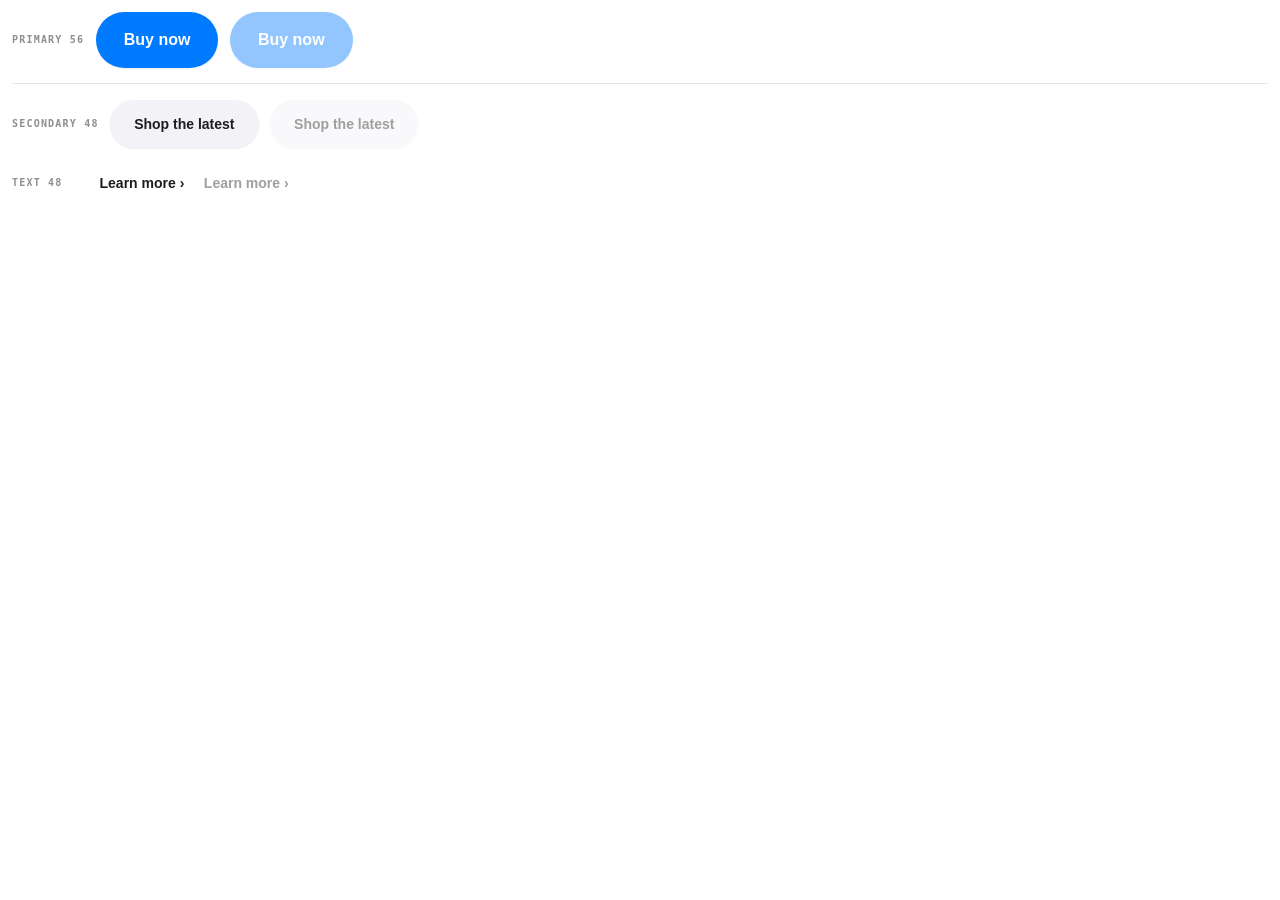
<file: Apple/preview/component-button.html>
<!doctype html>
<html lang="en">
<head>
<meta charset="utf-8">
<meta name="viewport" content="width=device-width,initial-scale=1">
<title>Button</title>
<link rel="stylesheet" href="../colors_and_type.css">
<style>
  /* Page scaffold — NOT extracted */
  /* @component-css-start */
body{margin:0;padding:12px;background:var(--background);color:var(--foreground);font-family:var(--font-sans);letter-spacing:var(--tracking-normal)}.row{display:flex;align-items:center;gap:calc(var(--spacing)*3);flex-wrap:wrap;margin:0 0 calc(var(--spacing)*3)}.label{min-width:72px;color:var(--muted-foreground);font:600 10px/1 var(--font-mono);letter-spacing:.12em;text-transform:uppercase}.btn{display:inline-flex;align-items:center;justify-content:center;gap:calc(var(--spacing)*1.5);height:40px;padding:0 20px;border:none;border-radius:calc(var(--radius)*2);background:transparent;color:var(--foreground);font:600 14px/1 var(--font-sans);letter-spacing:var(--tracking-normal);white-space:nowrap;box-shadow:var(--shadow-sm);cursor:pointer;transition:background-color .18s ease,color .18s ease,opacity .18s ease,filter .18s ease}.btn:focus-visible{outline:2px solid var(--ring);outline-offset:2px}.btn:disabled{opacity:.42;cursor:not-allowed}.btn-primary{background:var(--primary);color:var(--primary-foreground)}.btn-primary:hover{filter:brightness(.96)}.btn-secondary{height:48px;padding:0 24px;background:var(--secondary);color:var(--secondary-foreground)}.btn-secondary:hover{background:var(--muted)}.btn-text{height:48px;padding:0 4px;box-shadow:none}.btn-text:hover{color:var(--primary)}.btn-lg{height:56px;padding:0 28px;font-size:16px}.divider{border:0;border-top:1px solid var(--border);margin:calc(var(--spacing)*4) 0}
  /* @component-css-end */
</style>
</head>
<body>
<div class="row"><span class="label">Primary 56</span><button class="btn btn-primary btn-lg">Buy now</button><button class="btn btn-primary btn-lg" disabled>Buy now</button></div>
<hr class="divider">
<div class="row"><span class="label">Secondary 48</span><button class="btn btn-secondary">Shop the latest</button><button class="btn btn-secondary" disabled>Shop the latest</button></div>
<div class="row"><span class="label">Text 48</span><button class="btn btn-text">Learn more ›</button><button class="btn btn-text" disabled>Learn more ›</button></div>
</body>
</html>
</file>
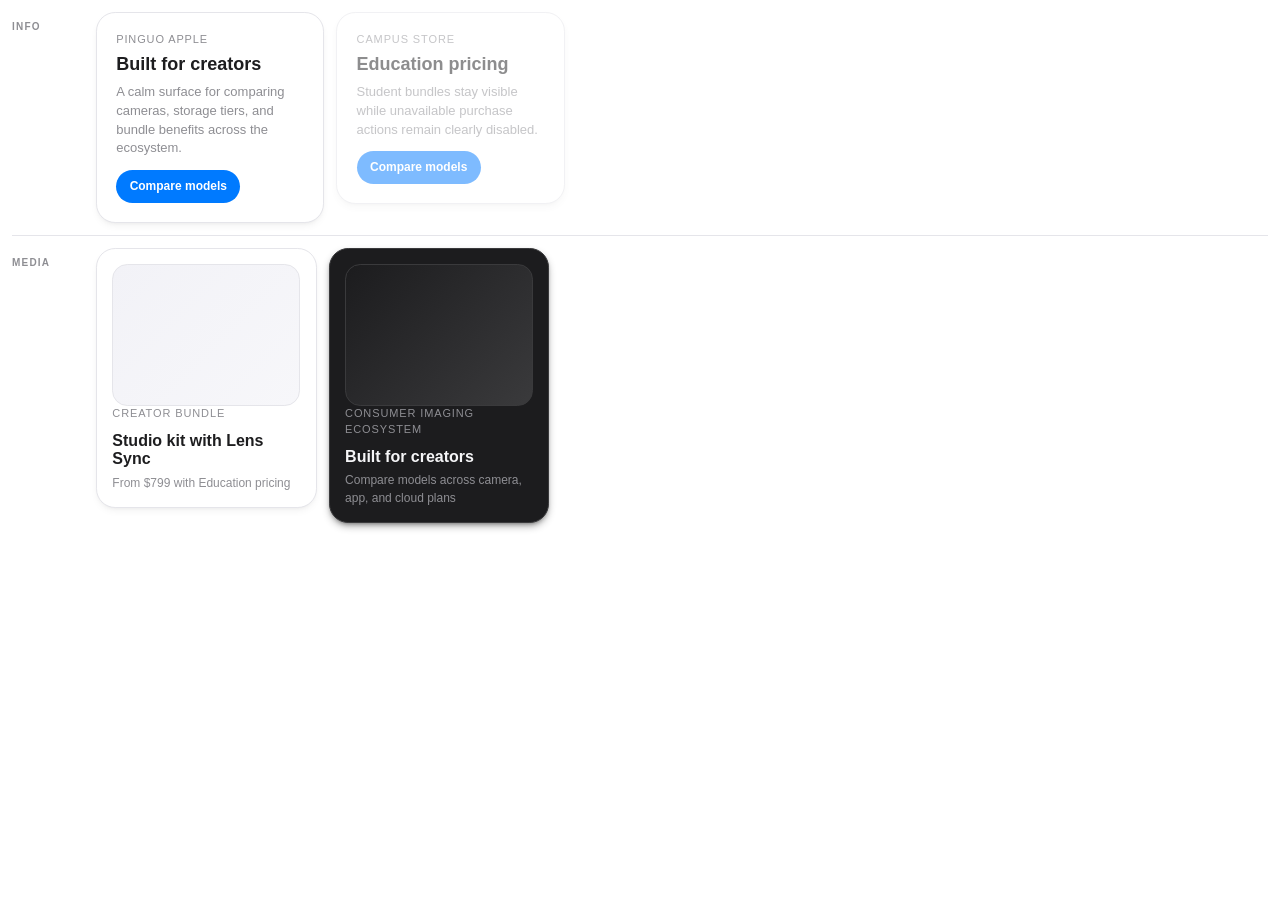
<file: Apple/preview/component-card.html>
<!doctype html>
<html lang="en">
<head>
<meta charset="utf-8">
<meta name="viewport" content="width=device-width,initial-scale=1">
<link rel="stylesheet" href="../colors_and_type.css">
<style>
  /* Page scaffold — NOT extracted */
  /* @component-css-start */
body{margin:0;padding:12px;background:var(--background);color:var(--foreground);font:500 14px/1.45 var(--font-sans);letter-spacing:var(--tracking-normal)}.row{display:flex;align-items:flex-start;gap:12px;flex-wrap:wrap}.label{width:72px;padding-top:10px;color:var(--muted-foreground);font:700 10px/1 var(--font-sans);letter-spacing:.12em;text-transform:uppercase}.divider{margin:12px 0;border:0;border-top:1px solid var(--border)}.card{width:188px;min-height:148px;padding:calc(var(--spacing)*5);display:flex;flex-direction:column;justify-content:space-between;background:var(--card);color:var(--card-foreground);border:1px solid var(--border);border-radius:var(--radius);box-shadow:var(--shadow-md);transition:transform .18s ease,box-shadow .18s ease}.card:hover{transform:translateY(-2px);box-shadow:var(--shadow-lg)}.card.disabled,.card.disabled:hover{opacity:.5;transform:none;box-shadow:var(--shadow-md)}.eyebrow,.meta{color:var(--muted-foreground);font-size:11px;letter-spacing:.08em;text-transform:uppercase}.title{margin:6px 0 8px;font-size:18px;line-height:1.15}.body-copy{margin:0;color:var(--muted-foreground);font-size:13px}.cta{display:inline-flex;align-items:center;justify-content:center;width:max-content;margin-top:12px;padding:calc(var(--spacing)*2) calc(var(--spacing)*3.5);border-radius:999px;background:var(--primary);color:var(--primary-foreground);font-size:12px;font-weight:700;text-decoration:none}.media{aspect-ratio:4/3;border-radius:calc(var(--radius) - 4px);background:linear-gradient(135deg,var(--secondary),var(--accent));border:1px solid var(--border)}.media-card{min-height:212px;padding:calc(var(--spacing)*4)}.media-card .title{font-size:16px;margin:10px 0 6px}.price{font-size:12px;color:var(--muted-foreground)}.dark{background:var(--card);color:var(--card-foreground)}
  /* @component-css-end */
</style>
</head>
<body>
<div class="row">
<span class="label">Info</span>
<article class="card">
<div><div class="eyebrow">Pinguo Apple</div><h1 class="title">Built for creators</h1><p class="body-copy">A calm surface for comparing cameras, storage tiers, and bundle benefits across the ecosystem.</p></div>
<a class="cta" href="#">Compare models</a>
</article>
<article class="card disabled" aria-disabled="true">
<div><div class="eyebrow">Campus Store</div><h1 class="title">Education pricing</h1><p class="body-copy">Student bundles stay visible while unavailable purchase actions remain clearly disabled.</p></div>
<span class="cta">Compare models</span>
</article>
</div>
<hr class="divider">
<div class="row">
<span class="label">Media</span>
<article class="card media-card">
<div class="media"></div>
<div><div class="meta">Creator bundle</div><h1 class="title">Studio kit with Lens Sync</h1><div class="price">From $799 with Education pricing</div></div>
</article>
<article class="card media-card dark">
<div class="media"></div>
<div><div class="meta">Consumer imaging ecosystem</div><h1 class="title">Built for creators</h1><div class="price">Compare models across camera, app, and cloud plans</div></div>
</article>
</div>
</body>
</html>
</file>
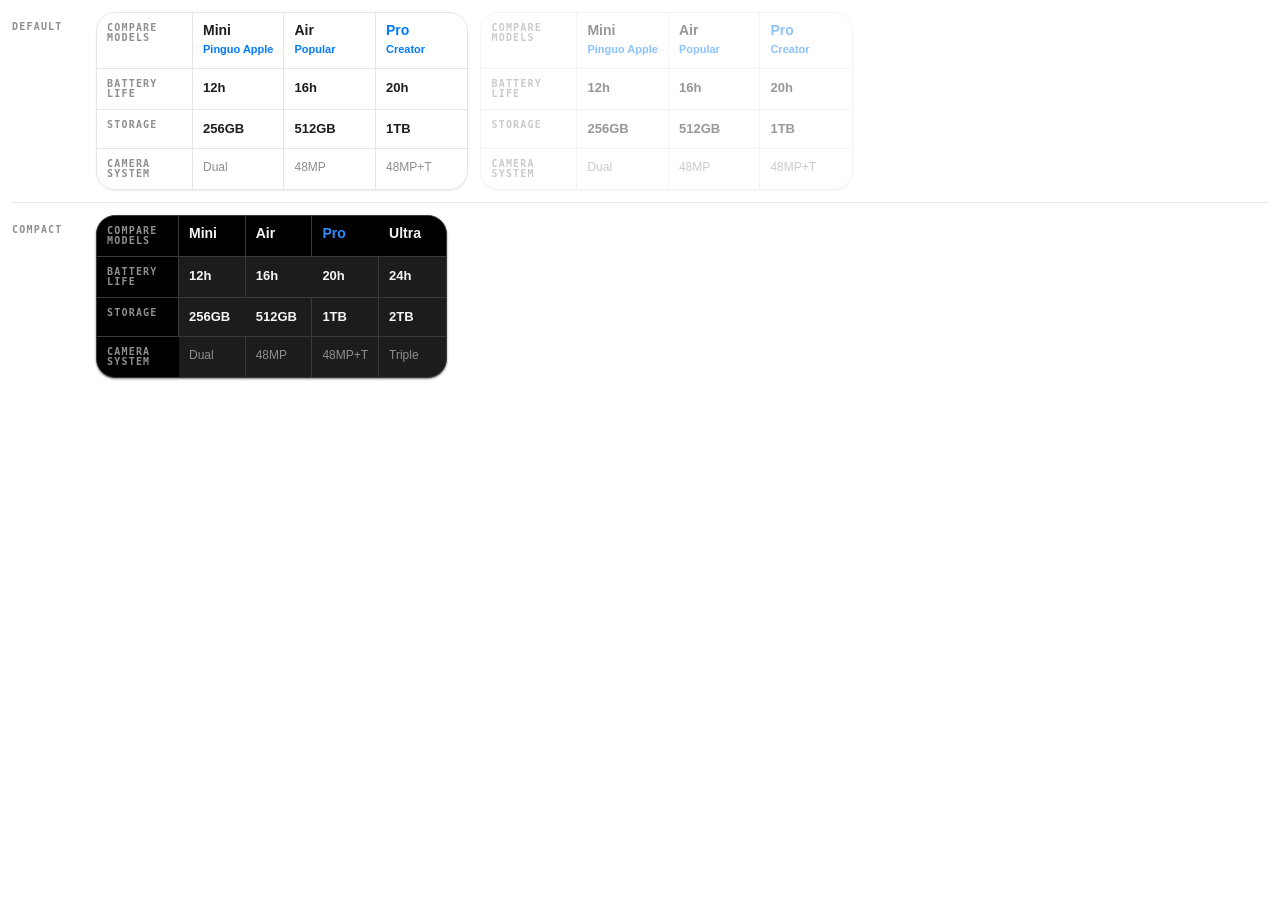
<file: Apple/preview/component-comparison-table.html>
<!doctype html>
<html lang="en">
<head>
<meta charset="utf-8">
<meta name="viewport" content="width=device-width,initial-scale=1">
<link rel="stylesheet" href="../colors_and_type.css">
<style>
  /* Page scaffold — NOT extracted */
  /* @component-css-start */
body{margin:0;padding:12px;background:var(--background);color:var(--foreground);font:500 13px/1.4 var(--font-sans);letter-spacing:var(--tracking-normal)}.row{display:flex;align-items:flex-start;gap:12px;flex-wrap:wrap;margin-bottom:8px}.label{width:72px;padding-top:10px;color:var(--muted-foreground);font:700 10px/1 var(--font-mono);letter-spacing:.12em;text-transform:uppercase}.divider{margin:12px 0;border:0;border-top:1px solid var(--border)}.t{display:grid;grid-template-columns:96px repeat(3,1fr);overflow:hidden;border:1px solid var(--border);border-radius:var(--radius);background:var(--card);color:var(--card-foreground);box-shadow:var(--shadow-sm)}.q{grid-template-columns:82px repeat(4,1fr)}.c{padding:10px;border-right:1px solid var(--border);border-bottom:1px solid var(--border)}.t>.c:nth-child(4n),.q>.c:nth-child(5n){border-right:0}.t>.c:nth-last-child(-n+4),.q>.c:nth-last-child(-n+5){border-bottom:0}.m{background:var(--background);color:var(--muted-foreground);font:700 10px/1 var(--font-mono);letter-spacing:.12em;text-transform:uppercase}.h{background:var(--background);font-weight:700}.k{display:block;font-size:14px;line-height:1.1}.s{display:block;margin-top:4px;color:var(--chart-2);font-size:11px;font-weight:700}.b .k{color:var(--chart-2)}.v{font-weight:600}.n{color:var(--muted-foreground);font-size:12px}.x{opacity:.45}
  /* @component-css-end */
</style>
</head>
<body>
<div class="row"><span class="label">Default</span><div class="t"><div class="c m">Compare models</div><div class="c h"><span class="k">Mini</span><span class="s">Pinguo Apple</span></div><div class="c h"><span class="k">Air</span><span class="s">Popular</span></div><div class="c h b"><span class="k">Pro</span><span class="s">Creator</span></div><div class="c m">Battery life</div><div class="c v">12h</div><div class="c v">16h</div><div class="c v">20h</div><div class="c m">Storage</div><div class="c v">256GB</div><div class="c v">512GB</div><div class="c v">1TB</div><div class="c m">Camera system</div><div class="c n">Dual</div><div class="c n">48MP</div><div class="c n">48MP+T</div></div><div class="t x" aria-disabled="true"><div class="c m">Compare models</div><div class="c h"><span class="k">Mini</span><span class="s">Pinguo Apple</span></div><div class="c h"><span class="k">Air</span><span class="s">Popular</span></div><div class="c h b"><span class="k">Pro</span><span class="s">Creator</span></div><div class="c m">Battery life</div><div class="c v">12h</div><div class="c v">16h</div><div class="c v">20h</div><div class="c m">Storage</div><div class="c v">256GB</div><div class="c v">512GB</div><div class="c v">1TB</div><div class="c m">Camera system</div><div class="c n">Dual</div><div class="c n">48MP</div><div class="c n">48MP+T</div></div></div>
<hr class="divider">
<div class="row"><span class="label">Compact</span><div class="t q dark"><div class="c m">Compare models</div><div class="c h"><span class="k">Mini</span></div><div class="c h"><span class="k">Air</span></div><div class="c h b"><span class="k">Pro</span></div><div class="c h"><span class="k">Ultra</span></div><div class="c m">Battery life</div><div class="c v">12h</div><div class="c v">16h</div><div class="c v">20h</div><div class="c v">24h</div><div class="c m">Storage</div><div class="c v">256GB</div><div class="c v">512GB</div><div class="c v">1TB</div><div class="c v">2TB</div><div class="c m">Camera system</div><div class="c n">Dual</div><div class="c n">48MP</div><div class="c n">48MP+T</div><div class="c n">Triple</div></div></div>
</body>
</html>
</file>
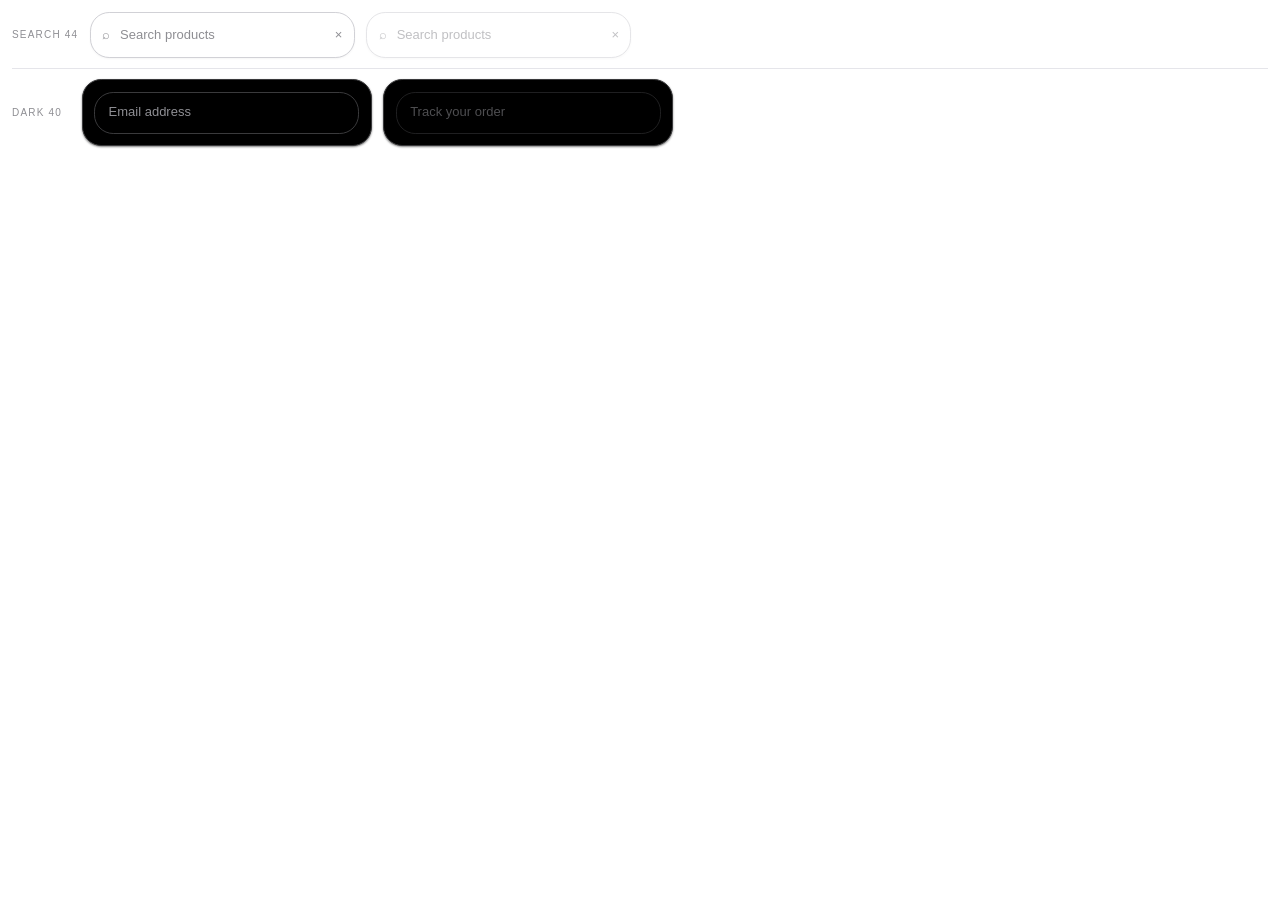
<file: Apple/preview/component-input.html>
<!doctype html>
<html lang="en">
<head>
<meta charset="utf-8">
<meta name="viewport" content="width=device-width,initial-scale=1">
<link rel="stylesheet" href="../colors_and_type.css">
<style>
  /* Page scaffold — NOT extracted */
  /* @component-css-start */
body{margin:0;padding:12px;background:var(--background);color:var(--foreground);font:500 13px/1.4 var(--font-sans)}.row{display:flex;align-items:center;gap:calc(var(--spacing)*3);flex-wrap:wrap;margin-bottom:8px}.label{min-width:58px;font-size:10px;letter-spacing:.12em;text-transform:uppercase;color:var(--muted-foreground)}.divider{border:0;border-top:1px solid var(--border);margin:10px 0}.surface{display:flex;gap:calc(var(--spacing)*2);padding:calc(var(--spacing)*3);border:1px solid var(--border);border-radius:var(--radius);background:var(--card);box-shadow:var(--shadow-sm)}.dark{background:var(--background);color:var(--foreground)}.field{display:flex;align-items:center;gap:calc(var(--spacing)*2);min-width:240px;height:44px;padding:0 calc(var(--spacing)*3);border:1px solid var(--input);border-radius:var(--radius);background:var(--background);color:var(--foreground);box-shadow:var(--shadow-xs)}.field.small{height:40px}.field:focus-within{border-color:var(--ring);box-shadow:0 0 0 1px var(--ring)}.field.disabled{opacity:.55}.icon,.clear{padding:0;border:0;background:transparent;color:var(--icon-muted);font:inherit}.icon{font-size:13px}.control{flex:1;border:0;outline:0;background:transparent;color:inherit;font:inherit}.control::placeholder{color:var(--muted-foreground)}
  /* @component-css-end */
</style>
</head>
<body>
<div class="row">
<span class="label">Search 44</span>
<div class="field">
<span class="icon">⌕</span>
<input class="control" aria-label="Search products" placeholder="Search products">
<button class="clear" type="button" aria-label="Clear search">×</button>
</div>
<div class="field disabled">
<span class="icon">⌕</span>
<input class="control" aria-label="Search products disabled" placeholder="Search products" disabled>
<button class="clear" type="button" aria-label="Clear search disabled" disabled>×</button>
</div>
</div>
<hr class="divider">
<div class="row">
<span class="label">Dark 40</span>
<div class="surface dark">
<div class="field small">
<input class="control" aria-label="Email address" placeholder="Email address">
</div>
</div>
<div class="surface dark">
<div class="field small disabled">
<input class="control" aria-label="Track your order disabled" placeholder="Track your order" disabled>
</div>
</div>
</div>
</body>
</html>
</file>
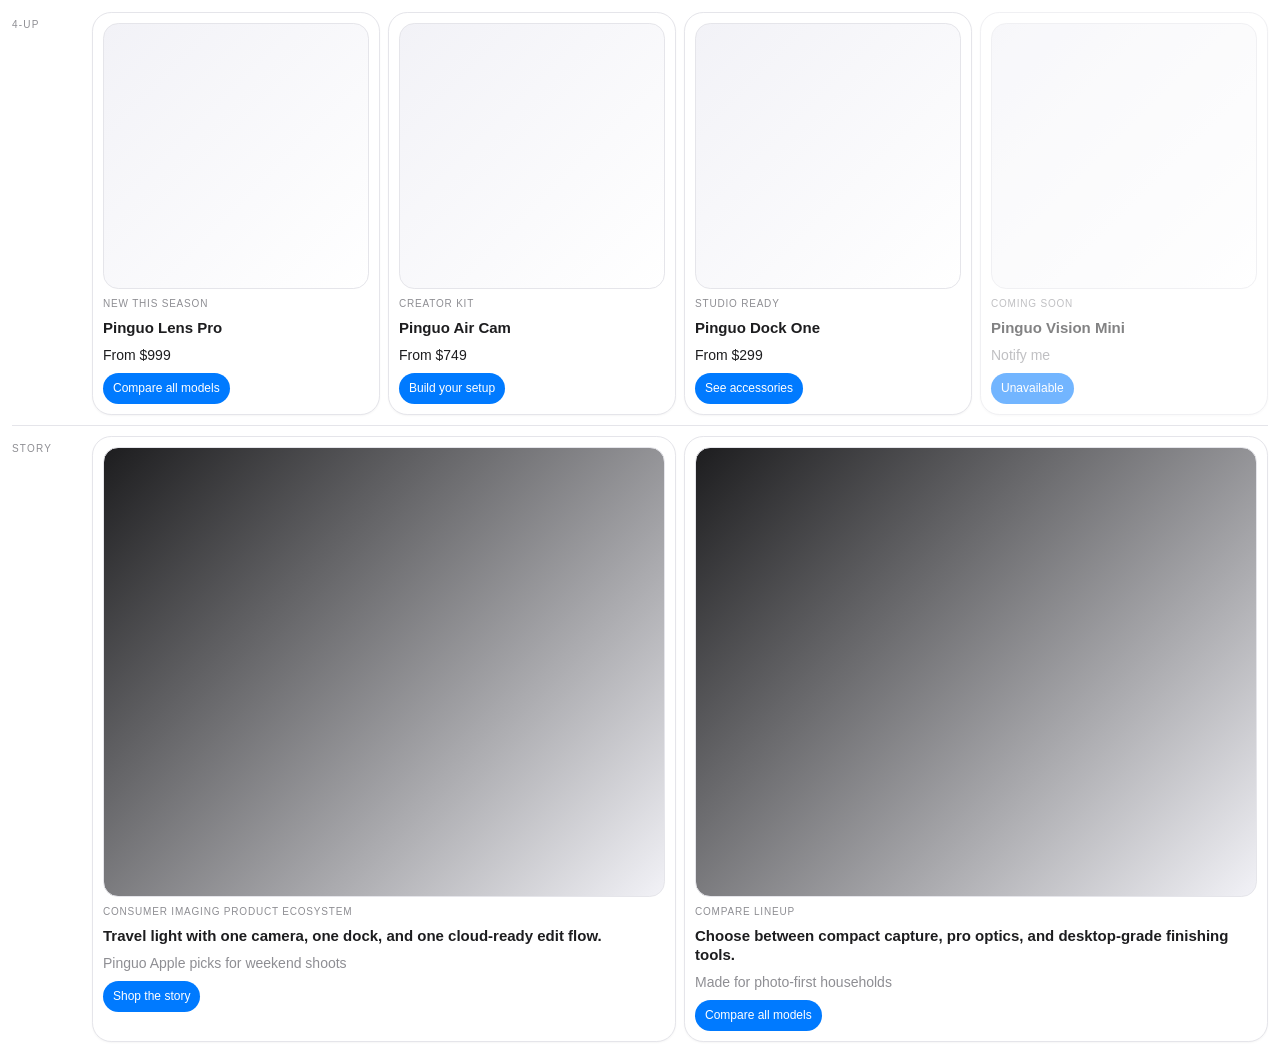
<file: Apple/preview/component-product-grid.html>
<!DOCTYPE html>
<html lang="en">
<head>
<meta charset="UTF-8">
<meta name="viewport" content="width=device-width,initial-scale=1">
<title>Product Grid</title>
<link rel="stylesheet" href="../colors_and_type.css">
<style>
  /* Page scaffold — NOT extracted */
  /* @component-css-start */
body{margin:0;padding:12px;background:var(--background);color:var(--foreground);font:500 14px/1.4 var(--font-sans)}.row{display:flex;align-items:flex-start;gap:8px;margin-bottom:8px}.label{width:72px;padding-top:6px;color:var(--muted-foreground);font-size:10px;letter-spacing:.12em;text-transform:uppercase;flex:0 0 auto}.grid{display:grid;gap:8px;flex:1}.grid-4{grid-template-columns:repeat(4,minmax(0,1fr))}.grid-2{grid-template-columns:repeat(2,minmax(0,1fr))}.card{display:flex;flex-direction:column;gap:8px;padding:10px;border:1px solid var(--border);border-radius:var(--radius);background:var(--card);color:var(--card-foreground);box-shadow:var(--shadow-xs);transition:border-color .2s ease,transform .2s ease}.card:hover{border-color:var(--primary);transform:translateY(-1px)}.media{aspect-ratio:1;border-radius:calc(var(--radius) - 4px);background:linear-gradient(135deg,var(--secondary),var(--background));border:1px solid var(--border)}.story .media{aspect-ratio:1.25;background:linear-gradient(135deg,var(--foreground),var(--secondary))}.eyebrow{color:var(--muted-foreground);font-size:10px;letter-spacing:.08em;text-transform:uppercase}.title{font-size:15px;line-height:1.25}.price{font-variant-numeric:tabular-nums}.cta{display:inline-flex;align-self:flex-start;padding:7px 10px;border-radius:999px;background:var(--primary);color:var(--primary-foreground);font-size:12px;text-decoration:none}.muted{color:var(--muted-foreground)}.is-disabled{opacity:.55}.divider{margin:10px 0;border:0;border-top:1px solid var(--border)}
  /* @component-css-end */
</style>
</head>
<body>
<div class="row">
<span class="label">4-up</span>
<div class="grid grid-4">
<article class="card"><div class="media"></div><span class="eyebrow">New this season</span><strong class="title">Pinguo Lens Pro</strong><span class="price">From $999</span><a class="cta" href="/">Compare all models</a></article>
<article class="card"><div class="media"></div><span class="eyebrow">Creator kit</span><strong class="title">Pinguo Air Cam</strong><span class="price">From $749</span><a class="cta" href="/">Build your setup</a></article>
<article class="card"><div class="media"></div><span class="eyebrow">Studio ready</span><strong class="title">Pinguo Dock One</strong><span class="price">From $299</span><a class="cta" href="/">See accessories</a></article>
<article class="card is-disabled"><div class="media"></div><span class="eyebrow">Coming soon</span><strong class="title">Pinguo Vision Mini</strong><span class="price muted">Notify me</span><span class="cta">Unavailable</span></article>
</div>
</div>
<hr class="divider">
<div class="row">
<span class="label">Story</span>
<div class="grid grid-2">
<article class="card story"><div class="media"></div><span class="eyebrow">Consumer imaging product ecosystem</span><strong class="title">Travel light with one camera, one dock, and one cloud-ready edit flow.</strong><span class="price muted">Pinguo Apple picks for weekend shoots</span><a class="cta" href="/">Shop the story</a></article>
<article class="card story"><div class="media"></div><span class="eyebrow">Compare lineup</span><strong class="title">Choose between compact capture, pro optics, and desktop-grade finishing tools.</strong><span class="price muted">Made for photo-first households</span><a class="cta" href="/">Compare all models</a></article>
</div>
</div>
</body>
</html>
</file>
<file: design/tokens.css>
/* ============================================================================
   OpenAgent — Design Tokens
   Windows (WinUI 3) × Android (Compose / Material 3)
   ----------------------------------------------------------------------------
   三套候选色板 × 明暗双主题。全部基于 OKLCH，中性色带极低 chroma 的品牌色偏移
   （0.008–0.014），不使用纯黑 / 纯白。语义 token 与原始 token 分层，暗色只重定义
   语义层。
   ========================================================================== */

/* ---------------------------------------------------------------------------
   0. 与色板无关的 token：字体、字号、间距、圆角、动效、层级
   --------------------------------------------------------------------------- */

:root {
  /* --- 字体族 ---------------------------------------------------------------
     文档第 141 条：优先系统字体，不打包无授权第三方字体。
     Windows = Segoe UI Variable；Android = 系统无衬线；中文回落 PingFang / 雅黑。 */
  --font-ui: "Segoe UI Variable Text", "Segoe UI", -apple-system, BlinkMacSystemFont,
             "PingFang SC", "HarmonyOS Sans SC", "Microsoft YaHei UI", "Microsoft YaHei",
             system-ui, sans-serif;
  --font-display: "Segoe UI Variable Display", "Segoe UI", -apple-system, BlinkMacSystemFont,
                  "PingFang SC", "HarmonyOS Sans SC", "Microsoft YaHei UI", system-ui, sans-serif;
  --font-mono: "Cascadia Code", "Cascadia Mono", ui-monospace, "SF Mono", "JetBrains Mono",
               Menlo, Consolas, monospace;

  /* --- 字号阶梯 -------------------------------------------------------------
     固定 rem/px 阶梯（非流体）：App UI 需要空间可预测性。
     桌面基准 15px，Android 基准 15sp。6 级，级差足够大以避免层次浑浊。 */
  --t-display-size: 34px;   --t-display-lh: 40px;  --t-display-w: 600; --t-display-ls: -0.021em;
  --t-title-size:   24px;   --t-title-lh:   30px;  --t-title-w:   600; --t-title-ls:   -0.016em;
  --t-heading-size: 17px;   --t-heading-lh: 24px;  --t-heading-w: 600; --t-heading-ls: -0.010em;
  --t-body-size:    15px;   --t-body-lh:    22px;  --t-body-w:    400; --t-body-ls:     0;
  --t-callout-size: 14px;   --t-callout-lh: 20px;  --t-callout-w: 400; --t-callout-ls:  0;
  --t-caption-size: 13px;   --t-caption-lh: 18px;  --t-caption-w: 400; --t-caption-ls:  0;
  --t-micro-size:   11px;   --t-micro-lh:   16px;  --t-micro-w:   600; --t-micro-ls:    0.062em;

  /* --- 起始页问候语 ---------------------------------------------------------
     不在通用阶梯里：设计稿把它当作页面唯一的展示级文字，Windows 56px、
     Android 44px，行高 108%，强制两行（"Good" 独占一行）。
     实测 01/02 画板：两行基线间距 60，"Good" 大写高 41。 */
  --t-hero-size:    56px;   --t-hero-lh:    60px;  --t-hero-w:  700; --t-hero-ls: -0.022em;
  --t-hero-mobile-size: 44px; --t-hero-mobile-lh: 48px;
  /* 页面标题（13~18 画板实测：任务/设备/工具等页的大标题） */
  --t-page-title-size: 30px; --t-page-title-lh: 36px; --t-page-title-w: 700;

  --t-display: var(--t-display-w) var(--t-display-size)/var(--t-display-lh) var(--font-display);
  --t-title:   var(--t-title-w)   var(--t-title-size)/var(--t-title-lh)     var(--font-display);
  --t-heading: var(--t-heading-w) var(--t-heading-size)/var(--t-heading-lh) var(--font-ui);
  --t-body:    var(--t-body-w)    var(--t-body-size)/var(--t-body-lh)       var(--font-ui);
  --t-callout: var(--t-callout-w) var(--t-callout-size)/var(--t-callout-lh) var(--font-ui);
  --t-caption: var(--t-caption-w) var(--t-caption-size)/var(--t-caption-lh) var(--font-ui);
  --t-micro:   var(--t-micro-w)   var(--t-micro-size)/var(--t-micro-lh)    var(--font-ui);
  --t-code:    400 13px/20px var(--font-mono);

  /* --- 间距阶梯（8pt 网格，节奏用 4/8/12/16/24/32/48/64） -------------------- */
  --s-1: 4px;  --s-2: 8px;  --s-3: 12px; --s-4: 16px;
  --s-5: 20px; --s-6: 24px; --s-8: 32px; --s-10: 40px; --s-12: 48px; --s-16: 64px;

  /* 垂直节奏单位 = body line-height 22px 的公约数，文本与留白共享同一数学基础 */
  --rhythm: 22px;

  /* --- 圆角：连续圆角取向，桌面克制 / 移动更圆 ------------------------------ */
  --r-xs: 6px; --r-sm: 12px; --r-md: 19px; --r-lg: 28px; --r-xl: 28px; --r-full: 999px;

  /* --- 胶囊实现半径 ---------------------------------------------------------
     设计规范里胶囊统一写 999（见 WorkBuddy 设计记忆：只有 28 与 999 两档）。
     CSS 会把 999 钳制成"直边 + 半圆端"的体育场形，但 WinUI 的 CornerRadius 不会
     —— 四角同为超大值时它按比例压缩，宽扁元素会被渲染成完整椭圆。
     所以胶囊必须写成"高度的一半"。以下按设计稿实测高度列出，命名即高度。
     实测来源：01-windows-起始页 状态胶囊 H=40/R=20、输入条 H≈67/R=33.5，
     两者宽度随行的衰减都与 R=H/2 的胶囊模型吻合（误差 ≤2px）。 */
  /* --- 胶囊实现半径 ---------------------------------------------------------
     设计规范里胶囊统一写 999（见 WorkBuddy 设计记忆：只有 28 与 999 两档）。
     CSS 会把 999 钳制成"直边 + 半圆端"的体育场形，但 WinUI 的 CornerRadius 不会
     —— 四角同为超大值时它按比例压缩，宽扁元素会被渲染成完整椭圆。
     所以胶囊必须写成"高度的一半"，命名即高度。以下高度全部实测自
     design/pixso-final 的原生尺寸导出图（1 图像像素 = 1 逻辑像素）：
       24 审批态风险标签   28 对话态按钮/输入条内小胶囊   32 审批按钮
       36 侧栏导航项与搜索框 40 起始页系统消息胶囊        44 审批卡按钮
       52 Android 输入框   56 Windows 输入框与版本卡
     校验方式：沿中线最宽点向上下逐行量宽度衰减，与 D(t)=R-√(R²-t²) 吻合。 */
  --r-capsule-24: 12px;
  --r-capsule-28: 14px;
  --r-capsule-32: 16px;
  --r-capsule-36: 18px;
  --r-capsule-40: 20px;
  --r-capsule-44: 22px;
  --r-capsule-52: 26px;
  --r-capsule-56: 28px;

  /* --- 布局骨架（实测自 1440×900 画板） -------------------------------------
     标题栏全宽 44；侧栏 240，其右 1px 发丝线；主区 1200。
     内容列宽 1008 且在主区水平居中 → 左边缘 240 + (1200-1008)/2 = 336。 */
  --caption-height: 44px;
  --sidebar-width: 240px;
  --content-width: 1008px;
  --content-width-mobile: 350px;


  /* --- 描边：深度主要靠 1px 发丝线，而非阴影 --------------------------------- */
  --hair: 1px;
  --border-hair: var(--hair) solid var(--border-subtle);

  /* --- 动效：指数缓动，无回弹 / 无弹性 -------------------------------------- */
  --ease-out-expo:  cubic-bezier(0.16, 1, 0.30, 1);
  --ease-out-quart: cubic-bezier(0.25, 1, 0.50, 1);
  --ease-in:        cubic-bezier(0.70, 0, 0.84, 0);
  --ease-in-out:    cubic-bezier(0.65, 0, 0.35, 1);
  --dur-instant: 120ms;   /* 按压 / 开关 / 变色 */
  --dur-state:   200ms;   /* 菜单 / 悬浮 / tooltip */
  --dur-layout:  320ms;   /* 抽屉 / 模态 / 折叠 */
  --dur-enter:   480ms;   /* 页面进入 */
  --dur-exit:    240ms;   /* 退出 = 进入的 75% */

  /* --- 层级：仅浮层使用阴影，其余靠表面色阶 -------------------------------- */
  --shadow-overlay: 0 24px 60px -12px oklch(0% 0 0 / 0.28), 0 2px 8px -2px oklch(0% 0 0 / 0.12);
  --shadow-float:   0 12px 32px -8px oklch(0% 0 0 / 0.18), 0 1px 3px -1px oklch(0% 0 0 / 0.08);

  /* WinUI 3 里没有可用的阴影挂载点：ThemeShadow 不带 Receiver，Composition 的
     DropShadow 造得出来却没有 Visual.Shadow / Shadows 可挂（三条都由编译器证实）。
     所以输入条那圈光晕改成同心胶囊层叠加：每层一份 --composer-halo 覆盖率，压到边框
     上的层数决定该边的强度。几何取自效果图 01/02 的逐行采样——
       浅色：边框下 20/255 · 侧面 10/255 · 上 4/255，16 / 12 / 7px 内衰减到 0
       深色：边框下 3/255 · 侧面 2 · 上 1（底色只有 10，整段阴影只占 3 个量化级）
     两份 alpha 不能互推：WinUI 每合一层都把 8bit 通道四舍五入一次，深色底 10 ×
     (1-0.031) = 9.69 又回到 10，十层叠完等于没叠；浅底 255 不会被这一步吃掉。
     于是各自的 alpha 按本主题的取整链反推：浅色 2/255 十层到 235，深色 17/255 十层
     走 10→9→8→7 后停在 7。层数与几何见 AgentPage.xaml 的 ComposerHalo。*/

  --focus-ring: 0 0 0 3px var(--focus-ring-color), 0 0 0 1px var(--accent);
}

/* ---------------------------------------------------------------------------
   1. 色板 A · Graphite — 冷灰偏蓝，单一靛青强调色
      气质：克制、专业、原生。最耐看，明暗双主题都稳。
      契合品牌词：Privacy / Control
   --------------------------------------------------------------------------- */

[data-palette="graphite"][data-theme="light"] {
  --bg-canvas:      oklch(98.4% 0.003 250);
  --bg-surface:     oklch(99.5% 0.002 250);
  --bg-raised:      oklch(99.9% 0.001 250);
  --bg-sunken:      oklch(96.2% 0.004 250);
  --bg-inset:       oklch(94.0% 0.005 250);
  --border-subtle:  oklch(91.5% 0.005 250);
  --border-default: oklch(86.0% 0.006 250);
  --border-strong:  oklch(72.0% 0.008 250);
  --text-primary:   oklch(20.5% 0.010 250);
  --text-secondary: oklch(45.0% 0.009 250);
  --text-tertiary:  oklch(60.0% 0.008 250);
  --text-quaternary:oklch(72.0% 0.007 250);
  --text-inverse:   oklch(99.5% 0.002 250);
  --accent:         oklch(52.0% 0.145 258);
  --accent-hover:   oklch(46.0% 0.150 258);
  --accent-quiet:   oklch(94.5% 0.028 258);
  --accent-text:    oklch(44.0% 0.140 258);
  --on-accent:      oklch(99.5% 0.002 258);
  --focus-ring-color: oklch(58% 0.150 258 / 0.45);
  --scrim:          oklch(24% 0.012 250 / 0.32);
  --body-weight: 400;
}

[data-palette="graphite"][data-theme="dark"] {
  --bg-canvas:      oklch(15.5% 0.010 250);
  --bg-surface:     oklch(18.5% 0.010 250);
  --bg-raised:      oklch(22.5% 0.011 250);
  --bg-sunken:      oklch(13.0% 0.010 250);
  --bg-inset:       oklch(25.5% 0.011 250);
  --border-subtle:  oklch(24.0% 0.011 250);
  --border-default: oklch(30.5% 0.011 250);
  --border-strong:  oklch(43.0% 0.010 250);
  --text-primary:   oklch(96.5% 0.004 250);
  --text-secondary: oklch(76.0% 0.008 250);
  --text-tertiary:  oklch(62.0% 0.009 250);
  --text-quaternary:oklch(50.0% 0.009 250);
  --text-inverse:   oklch(15.5% 0.010 250);
  --accent:         oklch(68.0% 0.130 258);
  --accent-hover:   oklch(74.0% 0.125 258);
  --accent-quiet:   oklch(27.0% 0.048 258);
  --accent-text:    oklch(78.0% 0.115 258);
  --on-accent:      oklch(14.0% 0.012 258);
  --focus-ring-color: oklch(72% 0.130 258 / 0.50);
  --scrim:          oklch(8% 0.012 250 / 0.56);
  --body-weight: 350;   /* 深色底上降低字重，抵消光渗 */
}

/* ---------------------------------------------------------------------------
   2. 色板 B · Paper — 暖灰偏橙，低饱和深墨蓝强调色
      气质：编辑感、纸质感、暖而稳。像 Apple Books / Things。
      契合品牌词：Local-first（"离线也能用"的温度）
   --------------------------------------------------------------------------- */

[data-palette="paper"][data-theme="light"] {
  --bg-canvas:      oklch(97.6% 0.006 80);
  --bg-surface:     oklch(99.2% 0.004 80);
  --bg-raised:      oklch(99.7% 0.003 80);
  --bg-sunken:      oklch(95.4% 0.008 80);
  --bg-inset:       oklch(93.2% 0.010 80);
  --border-subtle:  oklch(90.5% 0.010 80);
  --border-default: oklch(85.0% 0.012 80);
  --border-strong:  oklch(70.0% 0.014 80);
  --text-primary:   oklch(21.0% 0.014 70);
  --text-secondary: oklch(46.0% 0.014 70);
  --text-tertiary:  oklch(61.0% 0.012 70);
  --text-quaternary:oklch(73.0% 0.010 70);
  --text-inverse:   oklch(99.2% 0.004 80);
  --accent:         oklch(40.0% 0.090 254);
  --accent-hover:   oklch(34.0% 0.092 254);
  --accent-quiet:   oklch(93.5% 0.020 254);
  --accent-text:    oklch(36.0% 0.088 254);
  --on-accent:      oklch(99.2% 0.004 80);
  --focus-ring-color: oklch(48% 0.095 254 / 0.42);
  --scrim:          oklch(26% 0.016 70 / 0.30);
  --body-weight: 400;
}

[data-palette="paper"][data-theme="dark"] {
  --bg-canvas:      oklch(16.0% 0.008 70);
  --bg-surface:     oklch(19.5% 0.008 70);
  --bg-raised:      oklch(23.5% 0.009 70);
  --bg-sunken:      oklch(13.5% 0.008 70);
  --bg-inset:       oklch(26.5% 0.009 70);
  --border-subtle:  oklch(25.0% 0.009 70);
  --border-default: oklch(31.0% 0.010 70);
  --border-strong:  oklch(43.0% 0.010 70);
  --text-primary:   oklch(96.0% 0.006 80);
  --text-secondary: oklch(77.0% 0.010 80);
  --text-tertiary:  oklch(63.0% 0.011 80);
  --text-quaternary:oklch(51.0% 0.011 80);
  --text-inverse:   oklch(16.0% 0.008 70);
  --accent:         oklch(74.0% 0.075 250);
  --accent-hover:   oklch(80.0% 0.070 250);
  --accent-quiet:   oklch(28.0% 0.030 250);
  --accent-text:    oklch(82.0% 0.070 250);
  --on-accent:      oklch(16.0% 0.010 250);
  --focus-ring-color: oklch(78% 0.075 250 / 0.48);
  --scrim:          oklch(9% 0.010 70 / 0.54);
  --body-weight: 350;
}

/* ---------------------------------------------------------------------------
   3. 色板 C · Midnight — 深蓝黑（hue 265），暗色为第一公民，电光青强调色
      气质：屏幕感强，夜间常驻后台的"基础设施"。
      契合品牌词：Cross-device
      风险：更接近常见 AI 配色，需靠低 chroma + 严格 60-30-10 纪律拉回。
   --------------------------------------------------------------------------- */

[data-palette="midnight"][data-theme="light"] {
  --bg-canvas:      oklch(97.8% 0.004 265);
  --bg-surface:     oklch(99.3% 0.003 265);
  --bg-raised:      oklch(99.8% 0.002 265);
  --bg-sunken:      oklch(95.6% 0.006 265);
  --bg-inset:       oklch(93.4% 0.008 265);
  --border-subtle:  oklch(90.8% 0.008 265);
  --border-default: oklch(85.2% 0.010 265);
  --border-strong:  oklch(70.5% 0.012 265);
  --text-primary:   oklch(20.0% 0.014 265);
  --text-secondary: oklch(44.5% 0.013 265);
  --text-tertiary:  oklch(59.5% 0.011 265);
  --text-quaternary:oklch(71.5% 0.009 265);
  --text-inverse:   oklch(99.3% 0.003 265);
  --accent:         oklch(48.0% 0.105 205);
  --accent-hover:   oklch(42.0% 0.110 205);
  --accent-quiet:   oklch(93.0% 0.026 205);
  --accent-text:    oklch(40.0% 0.100 205);
  --on-accent:      oklch(99.3% 0.003 265);
  --focus-ring-color: oklch(54% 0.105 205 / 0.42);
  --scrim:          oklch(22% 0.016 265 / 0.34);
  --body-weight: 400;
}

[data-palette="midnight"][data-theme="dark"] {
  --bg-canvas:      oklch(13.5% 0.012 265);
  --bg-surface:     oklch(16.8% 0.013 265);
  --bg-raised:      oklch(20.8% 0.014 265);
  --bg-sunken:      oklch(11.0% 0.012 265);
  --bg-inset:       oklch(23.8% 0.014 265);
  --border-subtle:  oklch(22.5% 0.014 265);
  --border-default: oklch(28.5% 0.014 265);
  --border-strong:  oklch(40.5% 0.013 265);
  --text-primary:   oklch(96.8% 0.005 265);
  --text-secondary: oklch(76.5% 0.010 265);
  --text-tertiary:  oklch(62.5% 0.012 265);
  --text-quaternary:oklch(50.5% 0.012 265);
  --text-inverse:   oklch(13.5% 0.012 265);
  --accent:         oklch(74.0% 0.115 200);
  --accent-hover:   oklch(80.0% 0.110 200);
  --accent-quiet:   oklch(26.0% 0.045 200);
  --accent-text:    oklch(82.0% 0.105 200);
  --on-accent:      oklch(13.5% 0.014 200);
  --focus-ring-color: oklch(78% 0.115 200 / 0.48);
  --scrim:          oklch(7% 0.014 265 / 0.58);
  --body-weight: 350;
}

/* ---------------------------------------------------------------------------
   4. 风险 / 状态语义色 — 跨色板共享，仅随明暗切换
      文档第 105 条：颜色不得作为唯一信息载体，必须同时有文字与图标。
   --------------------------------------------------------------------------- */

[data-theme="light"] {
  --bg-canvas: #FFFFFF;
  --composer-halo: oklch(0% 0 0 / 0.0078);
  --bg-surface: #F7F7FA;
  --bg-sunken: #F2F2F7;
  --bg-inset: #E5E5EA;
  --border-subtle: #E5E5EA;
  --border-default: #D1D1D6;
  --border-strong: #AEAEB2;
  --text-primary: #1D1D1F;
  --text-secondary: #6E6E73;
  --text-tertiary: #8E8E93;
  --text-quaternary: #AEAEB2;
  --accent: #007AFF;
  --accent-hover: #0064D6;
  --accent-quiet: #E8F2FF;
  --on-accent: #FFFFFF;
  --sidebar: #F2F2F7;
  --sidebar-accent: #E5E5EA;
  --tab-highlight: #FFFFFF;
  --icon: #1D1D1F;
  --icon-muted: #8E8E93;
  --status-online: #34C759;
  --status-online-bg: #E9F9EE;
  --status-error: #FF3B30;
  --status-error-bg: #FFECEA;
  --status-pending: #FF9500;
  --status-pending-bg: #FFF4E5;
  --risk-safe: oklch(48.0% 0.055 250);
  --risk-safe-bg: oklch(94.5% 0.010 250);
  --risk-low: oklch(46.0% 0.100 165);
  --risk-low-bg: oklch(94.5% 0.024 165);
  --risk-medium: oklch(52.0% 0.130 72);
  --risk-medium-bg: oklch(95.5% 0.035 78);
  --risk-high: oklch(50.0% 0.170 32);
  --risk-high-bg: oklch(95.5% 0.028 32);
  --risk-critical: oklch(46.0% 0.195 22);
  --risk-critical-bg: oklch(94.5% 0.038 22);
  --status-offline: oklch(66.0% 0.008 250);
}

[data-theme="dark"] {
  --bg-canvas: #0A0A0A;
  --composer-halo: oklch(0% 0 0 / 0.0667);
  --bg-surface: #1C1C1E;
  --bg-sunken: #000000;
  --bg-inset: #2C2C2E;
  --border-subtle: #2C2C2E;
  --border-default: #3A3A3C;
  --border-strong: #48484A;
  --text-primary: #F5F5F7;
  --text-secondary: #AEAEB2;
  --text-tertiary: #8E8E93;
  --text-quaternary: #6E6E73;
  --accent: #2E8DFF;
  --accent-hover: #66ABFF;
  --accent-quiet: #003B82;
  --on-accent: #000000;
  --sidebar: #1C1C1E;
  --sidebar-accent: #3A3A3C;
  --tab-highlight: #3A3A3C;
  --icon: #F5F5F7;
  --icon-muted: #8E8E93;
  --status-online: #30D158;
  --status-online-bg: #12301C;
  --status-error: #FF453A;
  --status-error-bg: #3A1512;
  --status-pending: #FF9F0A;
  --status-pending-bg: #3A2A10;
  --risk-safe: oklch(72.0% 0.045 250);
  --risk-safe-bg: oklch(26.0% 0.012 250);
  --risk-low: oklch(74.0% 0.115 165);
  --risk-low-bg: oklch(27.0% 0.032 165);
  --risk-medium: oklch(80.0% 0.130 78);
  --risk-medium-bg: oklch(28.5% 0.040 78);
  --risk-high: oklch(72.0% 0.155 38);
  --risk-high-bg: oklch(28.0% 0.042 38);
  --risk-critical: oklch(70.0% 0.180 25);
  --risk-critical-bg: oklch(27.5% 0.052 25);
  --status-offline: oklch(52.0% 0.010 250);
}

/* ---------------------------------------------------------------------------
   5. 基础重置
   --------------------------------------------------------------------------- */

*, *::before, *::after { box-sizing: border-box; }

body {
  margin: 0;
  font-family: var(--font-ui);
  font-weight: var(--body-weight);
  -webkit-font-smoothing: antialiased;
  text-rendering: optimizeLegibility;
  font-kerning: normal;
  font-variant-numeric: tabular-nums;
}

/* 数据、指标、代码一律用等宽数字，避免跳动 */
.mono, .num { font-variant-numeric: tabular-nums; }

@media (prefers-reduced-motion: reduce) {
  *, *::before, *::after {
    animation-duration: 0.01ms !important;
    animation-iteration-count: 1 !important;
    transition-duration: 0.01ms !important;
    scroll-behavior: auto !important;
  }
}
</file>
<file: Apple/colors_and_type.css>
/*
 * Pinguo design tokens
 * Brand: Pinguo
 * Domain: Consumer imaging product
 * Style: Restrained, elegant, Apple-inspired
 * Theme mode: light-dark
 * Source language: zh
 * Output language: en
 *
 * Color architecture (two layers):
 *   1. Primitive palette - six categories. brand / background / text / icon
 *      are each a 10-step scale (50 lightest to 900 darkest). state-success and
 *      state-error are functional colors anchored on Apple system colors.
 *      Anchors follow Apple Human Interface Guidelines system colors
 *      (System Blue #007AFF, System Green #34C759, System Red #FF3B30,
 *      system grays / label / background colors).
 *   2. Semantic tokens - :root (light) and .dark map roles onto primitives.
 *      Components and UI kits must only consume the semantic tokens below.
 */

/* @group-priority: brand, background, text, icon, state-success, state-error */

:root {
  
  /* solo-design consumption aliases: explicit prefix for fill-html-head.mjs */
  --apple-background: var(--background, #ffffff);
  --apple-foreground: var(--foreground, #0f172a);
  --apple-card: var(--card, var(--background));
  --apple-card-foreground: var(--card-foreground, var(--foreground));
  --apple-popover: var(--popover, var(--card));
  --apple-popover-foreground: var(--popover-foreground, var(--card-foreground, var(--foreground)));
  --apple-primary: var(--primary, #111827);
  --apple-primary-foreground: var(--primary-foreground, #ffffff);
  --apple-secondary: var(--secondary, var(--muted, var(--card)));
  --apple-secondary-foreground: var(--secondary-foreground, var(--foreground));
  --apple-muted: var(--muted, var(--card));
  --apple-muted-foreground: var(--muted-foreground, var(--foreground));
  --apple-accent: var(--accent, var(--secondary, var(--muted, var(--card))));
  --apple-accent-foreground: var(--accent-foreground, var(--foreground));
  --apple-destructive: var(--destructive, #ef4444);
  --apple-destructive-foreground: var(--destructive-foreground, #ffffff);
  --apple-border: var(--border, currentColor);
  --apple-input: var(--input, var(--border));
  --apple-ring: var(--ring, var(--primary));
  --apple-chart-1: var(--chart-1, var(--primary));
  --apple-chart-2: var(--chart-2, var(--secondary, var(--primary)));
  --apple-chart-3: var(--chart-3, var(--accent, var(--primary)));
  --apple-chart-4: var(--chart-4, var(--muted-foreground, var(--foreground)));
  --apple-chart-5: var(--chart-5, var(--foreground));
  --apple-sidebar: var(--sidebar, var(--background));
  --apple-sidebar-foreground: var(--sidebar-foreground, var(--foreground));
  --apple-sidebar-primary: var(--sidebar-primary, var(--primary));
  --apple-sidebar-primary-foreground: var(--sidebar-primary-foreground, var(--primary-foreground));
  --apple-sidebar-accent: var(--sidebar-accent, var(--accent, var(--muted, var(--card))));
  --apple-sidebar-accent-foreground: var(--sidebar-accent-foreground, var(--accent-foreground, var(--foreground)));

/* ===== PRIMITIVE PALETTE ===== */

  /* brand */
  --brand-50: #e8f2ff;
  --brand-100: #cfe5ff;
  --brand-200: #9fcbff;
  --brand-300: #66abff;
  --brand-400: #2e8dff;
  --brand-500: #007aff; /* @primary */
  --brand-600: #0064d6;
  --brand-700: #004fad;
  --brand-800: #003b82;
  --brand-900: #00275a;

  /* background */
  --background-50: #ffffff;
  --background-100: #f7f7fa;
  --background-200: #f2f2f7;
  --background-300: #e5e5ea;
  --background-400: #d1d1d6;
  --background-500: #aeaeb2;
  --background-600: #8e8e93;
  --background-700: #3a3a3c;
  --background-800: #1c1c1e;
  --background-900: #000000;

  /* text */
  --text-50: #f5f5f7;
  --text-100: #e3e3e8;
  --text-200: #c7c7cc;
  --text-300: #aeaeb2;
  --text-400: #8e8e93;
  --text-500: #6e6e73;
  --text-600: #48484a;
  --text-700: #3c3c43;
  --text-800: #1d1d1f;
  --text-900: #000000;

  /* icon */
  --icon-50: #f5f5f7;
  --icon-100: #e5e5ea;
  --icon-200: #d1d1d6;
  --icon-300: #c7c7cc;
  --icon-400: #aeaeb2;
  --icon-500: #8e8e93;
  --icon-600: #6e6e73;
  --icon-700: #48484a;
  --icon-800: #2c2c2e;
  --icon-900: #1d1d1f;

  /* state-success */
  --state-success: #34c759; /* @primary */
  --state-success-dark: #30d158;
  --state-success-surface: #e9f9ee;
  --state-success-foreground: #ffffff;

  /* state-error */
  --state-error: #ff3b30; /* @primary */
  --state-error-dark: #ff453a;
  --state-error-surface: #ffecea;
  --state-error-foreground: #ffffff;

  /* ===== SEMANTIC ROLES ===== */

  /* semantic */
  --background: var(--background-50);
  --foreground: var(--text-800);
  --card: var(--background-50);
  --card-foreground: var(--text-800);
  --popover: var(--background-50);
  --popover-foreground: var(--text-900);

  --primary: var(--brand-500);
  --primary-foreground: var(--background-50);
  --secondary: var(--background-200);
  --secondary-foreground: var(--text-800);
  --muted: var(--background-200);
  --muted-foreground: var(--text-400);
  --accent: var(--background-100);
  --accent-foreground: var(--text-800);
  --destructive: var(--state-error);
  --destructive-foreground: var(--state-error-foreground);
  --success: var(--state-success);
  --success-foreground: var(--state-success-foreground);
  --border: var(--background-300);
  --input: var(--background-400);
  --ring: var(--brand-500);

  --icon: var(--icon-900);
  --icon-muted: var(--icon-500);

  /* chart */
  --chart-1: var(--state-success);
  --chart-2: var(--brand-500);
  --chart-3: #ff9500;
  --chart-4: #5856d6;
  --chart-5: #af52de;

  /* sidebar */
  --sidebar: var(--background-200);
  --sidebar-foreground: var(--text-800);
  --sidebar-primary: var(--brand-500);
  --sidebar-primary-foreground: var(--background-50);
  --sidebar-accent: var(--background-300);
  --sidebar-accent-foreground: var(--text-800);
  --sidebar-border: var(--background-300);
  --sidebar-ring: var(--brand-500);

  /* TYPOGRAPHY */
  --font-sans: DM Sans, ui-sans-serif, sans-serif, system-ui;
  --font-serif: DM Sans, ui-sans-serif, sans-serif, system-ui;
  --font-mono: JetBrains Mono, monospace;
  --tracking-normal: 0em;

  /* RADIUS */
  --radius: 1.2rem;

  /* SHADOWS */
  --shadow-2xs: 0 1px 2px -1px rgba(0, 0, 0, 0.04); /* Hairline */
  --shadow-xs: 0 1px 2px 0 rgba(0, 0, 0, 0.04); /* Subtle */
  --shadow-sm: 0 1px 2px 0 rgba(0, 0, 0, 0.05), 0 1px 3px -1px rgba(0, 0, 0, 0.05); /* Card */
  --shadow: 0 2px 4px -1px rgba(0, 0, 0, 0.06), 0 1px 2px -1px rgba(0, 0, 0, 0.05); /* Raised */
  --shadow-md: 0 4px 8px -2px rgba(0, 0, 0, 0.06), 0 2px 4px -2px rgba(0, 0, 0, 0.05); /* Card Hover */
  --shadow-lg: 0 8px 24px -8px rgba(0, 0, 0, 0.08), 0 4px 8px -4px rgba(0, 0, 0, 0.05); /* Float */
  --shadow-xl: 0 16px 40px -10px rgba(0, 0, 0, 0.10), 0 8px 16px -8px rgba(0, 0, 0, 0.06); /* Overlay */
  --shadow-2xl: 0 24px 64px -12px rgba(0, 0, 0, 0.12); /* Modal */

  /* SPACING */
  --spacing: 0.24rem;
}

/* ===== SEMANTIC ROLES - dark (primitive palette inherited) ===== */
.dark {
  --background: var(--background-900);
  --foreground: var(--text-50);
  --card: var(--background-800);
  --card-foreground: var(--text-50);
  --popover: var(--background-700);
  --popover-foreground: var(--text-50);

  --primary: var(--brand-400);
  --primary-foreground: var(--background-900);
  --secondary: var(--background-800);
  --secondary-foreground: var(--text-50);
  --muted: var(--background-800);
  --muted-foreground: var(--text-400);
  --accent: var(--background-700);
  --accent-foreground: var(--text-50);
  --destructive: var(--state-error-dark);
  --destructive-foreground: var(--state-error-foreground);
  --success: var(--state-success-dark);
  --success-foreground: var(--state-success-foreground);
  --border: var(--background-700);
  --input: var(--background-700);
  --ring: var(--brand-400);

  --icon: var(--icon-50);
  --icon-muted: var(--icon-500);

  --chart-1: var(--state-success-dark);
  --chart-2: var(--brand-400);
  --chart-3: #ff9f0a;
  --chart-4: #5e5ce6;
  --chart-5: #bf5af2;

  --sidebar: var(--background-800);
  --sidebar-foreground: var(--text-50);
  --sidebar-primary: var(--brand-400);
  --sidebar-primary-foreground: var(--background-900);
  --sidebar-accent: var(--background-700);
  --sidebar-accent-foreground: var(--text-50);
  --sidebar-border: var(--background-700);
  --sidebar-ring: var(--brand-400);

  --shadow-2xs: 0 1px 2px -1px rgba(0, 0, 0, 0.30);
  --shadow-xs: 0 1px 2px 0 rgba(0, 0, 0, 0.30);
  --shadow-sm: 0 1px 2px 0 rgba(0, 0, 0, 0.36), 0 1px 3px -1px rgba(0, 0, 0, 0.36);
  --shadow: 0 2px 4px -1px rgba(0, 0, 0, 0.40), 0 1px 2px -1px rgba(0, 0, 0, 0.36);
  --shadow-md: 0 4px 8px -2px rgba(0, 0, 0, 0.44), 0 2px 4px -2px rgba(0, 0, 0, 0.36);
  --shadow-lg: 0 8px 24px -8px rgba(0, 0, 0, 0.50), 0 4px 8px -4px rgba(0, 0, 0, 0.40);
  --shadow-xl: 0 16px 40px -10px rgba(0, 0, 0, 0.55), 0 8px 16px -8px rgba(0, 0, 0, 0.44);
  --shadow-2xl: 0 24px 64px -12px rgba(0, 0, 0, 0.60);
}
</file>
